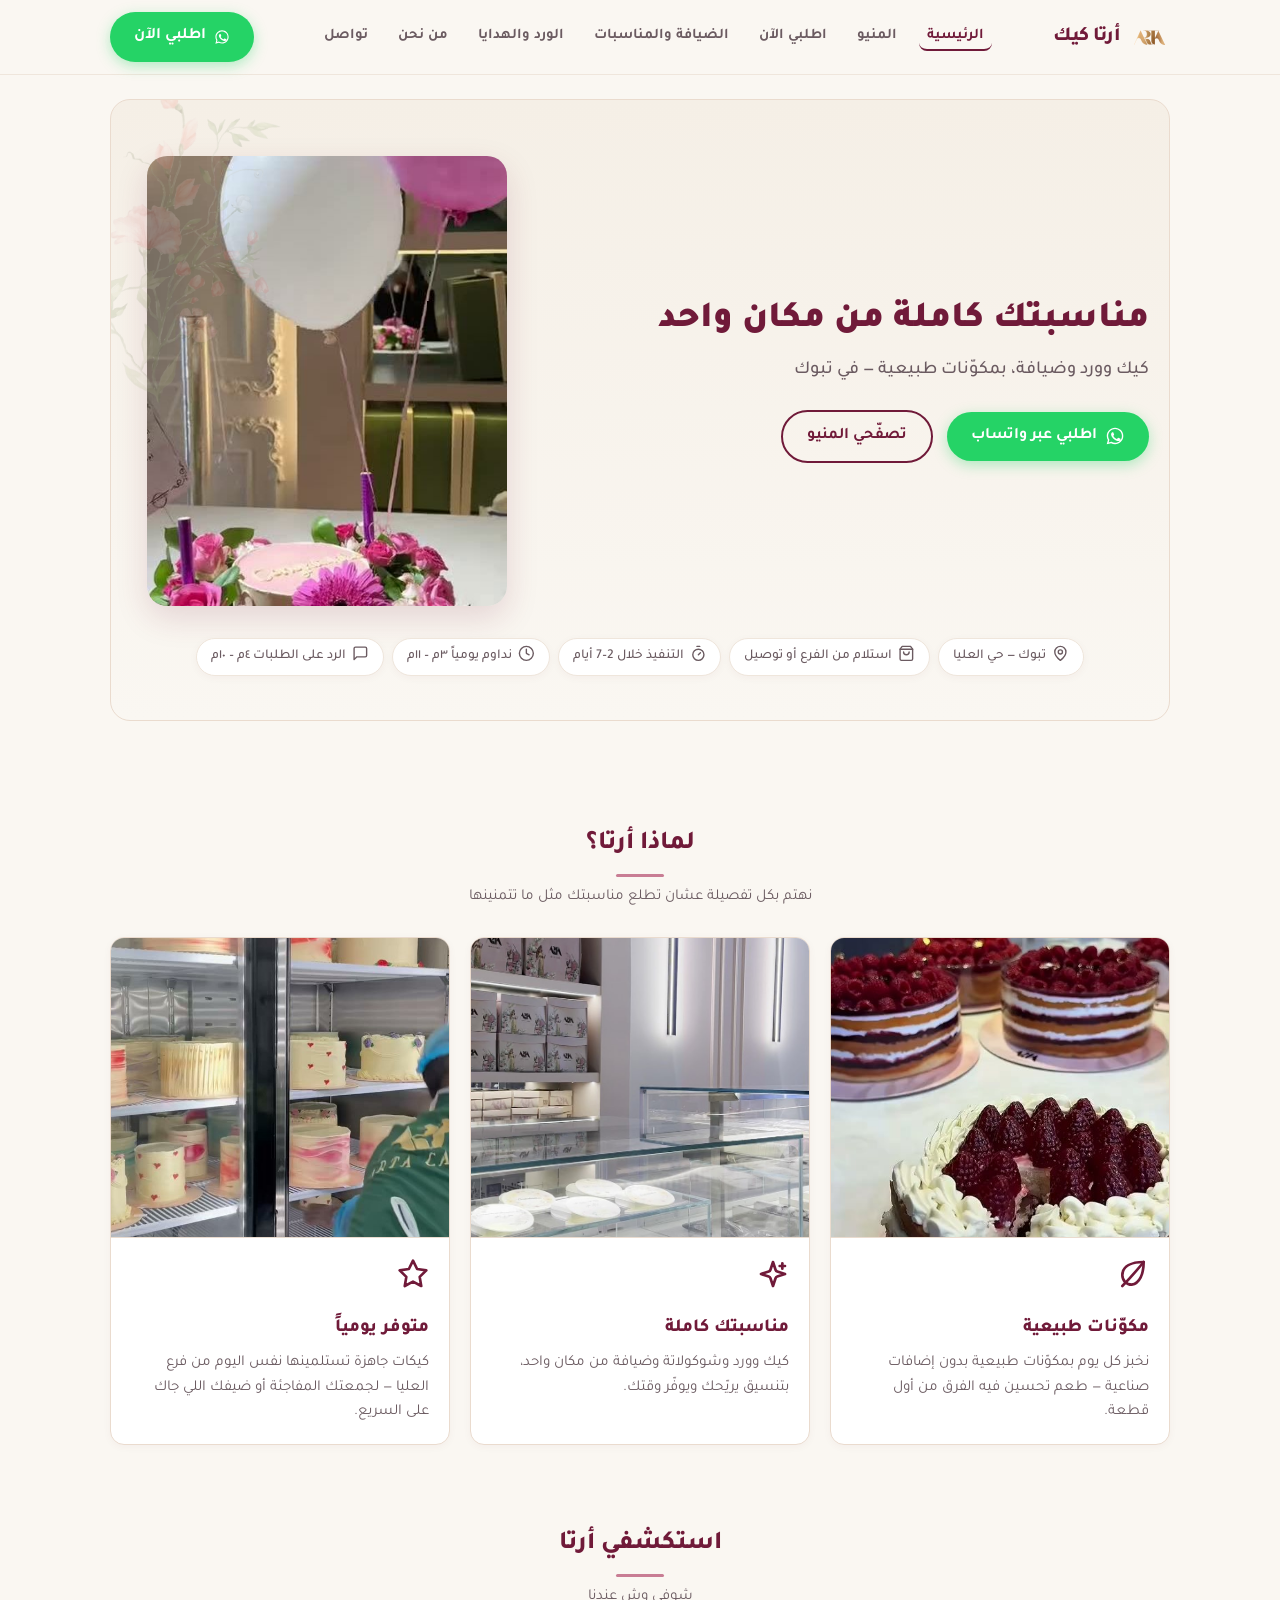
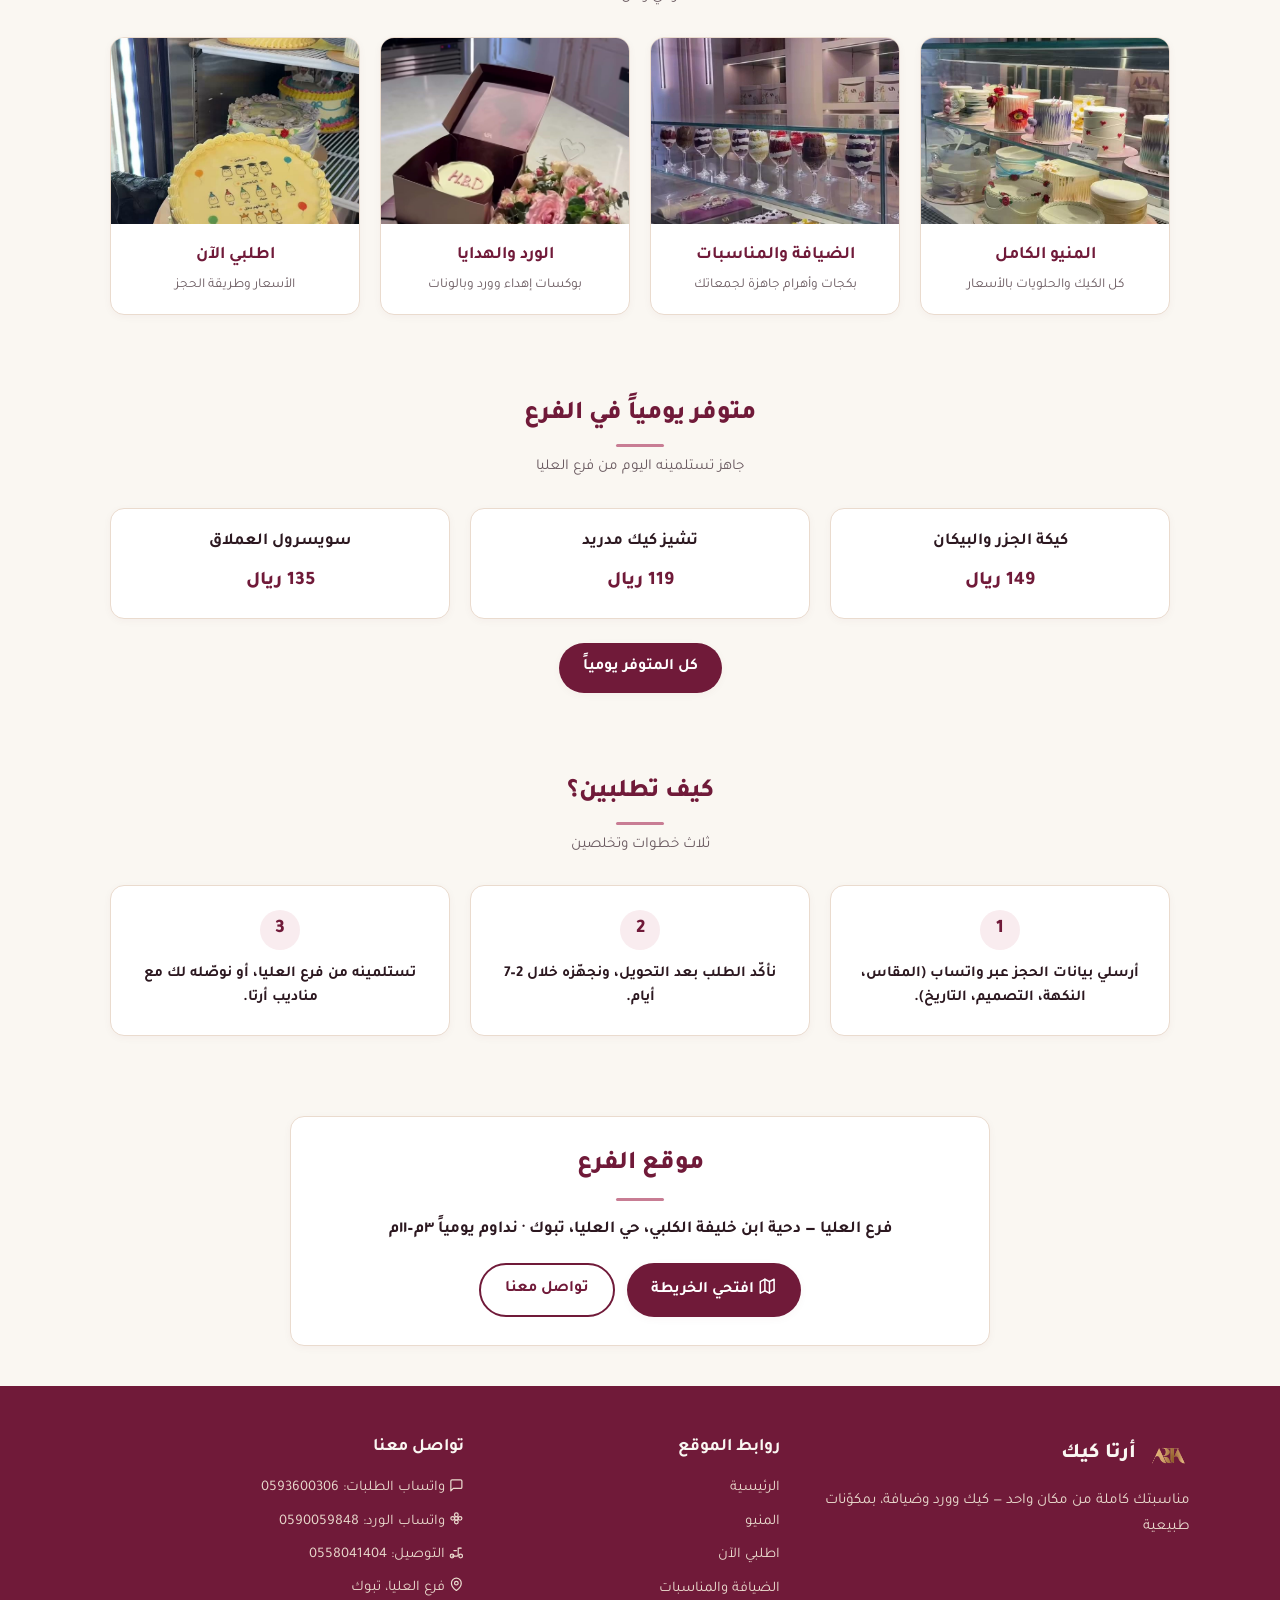
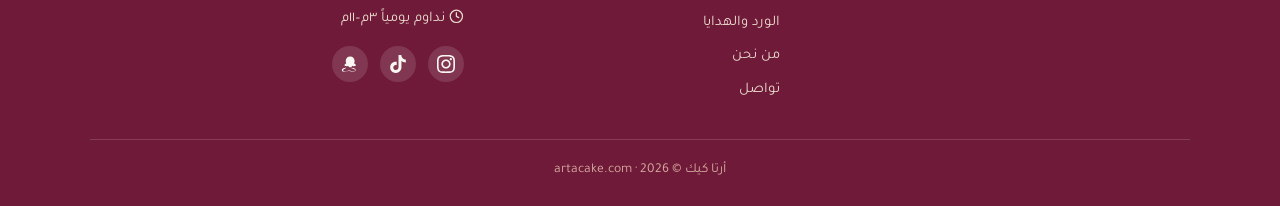
<file: index.html>
<!DOCTYPE html>
<html lang="ar" dir="rtl">
<head>
  <meta charset="UTF-8">
  <meta name="viewport" content="width=device-width, initial-scale=1.0">
  <title>أرتا كيك | كيك ومناسبات وورد في تبوك</title>
  <meta name="description" content="أرتا كيك في تبوك — كيك مناسبات وضيافة وتنسيق ورد بمكوّنات طبيعية، نخبز يومياً. اطلبي عبر واتساب واستلمي من فرع العليا أو نوصّل لك.">
  <link rel="icon" type="image/png" href="/assets/logo.png">

  <!-- Open Graph -->
  <meta property="og:title" content="أرتا كيك | كيك ومناسبات وورد في تبوك">
  <meta property="og:description" content="كيك مناسبات وضيافة وتنسيق ورد بمكوّنات طبيعية في تبوك — مناسبتك كاملة من مكان واحد.">
  <meta property="og:image" content="https://artacake.com/assets/logo.png">
  <meta property="og:url" content="https://artacake.com/">
  <meta property="og:type" content="website">

  <!-- TikTok Pixel Code Start -->
  <script>
  !function (w, d, t) {
    w.TiktokAnalyticsObject=t;var ttq=w[t]=w[t]||[];ttq.methods=["page","track","identify","instances","debug","on","off","once","ready","alias","group","enableCookie","disableCookie","holdConsent","revokeConsent","grantConsent"],ttq.setAndDefer=function(t,e){t[e]=function(){t.push([e].concat(Array.prototype.slice.call(arguments,0)))}};for(var i=0;i<ttq.methods.length;i++)ttq.setAndDefer(ttq,ttq.methods[i]);ttq.instance=function(t){for(
  var e=ttq._i[t]||[],n=0;n<ttq.methods.length;n++)ttq.setAndDefer(e,ttq.methods[n]);return e},ttq.load=function(e,n){var r="https://analytics.tiktok.com/i18n/pixel/events.js",o=n&&n.partner;ttq._i=ttq._i||{},ttq._i[e]=[],ttq._i[e]._u=r,ttq._t=ttq._t||{},ttq._t[e]=+new Date,ttq._o=ttq._o||{},ttq._o[e]=n||{};n=document.createElement("script")
  ;n.type="text/javascript",n.async=!0,n.src=r+"?sdkid="+e+"&lib="+t;e=document.getElementsByTagName("script")[0];e.parentNode.insertBefore(n,e)};
    ttq.load('DACS3TJC77UES974GK50');
    ttq.page();
  }(window, document, 'ttq');
  </script>
  <!-- TikTok Pixel Code End -->

  <!-- Google tag (gtag.js) -->
  <script async src="https://www.googletagmanager.com/gtag/js?id=AW-18423214890"></script>
  <script>
    window.dataLayer = window.dataLayer || [];
    function gtag(){dataLayer.push(arguments);}
    gtag('js', new Date());
    gtag('config', 'AW-18423214890');
    gtag('config', 'G-7SE7Q16HK9');
  </script>

  <link rel="preconnect" href="https://fonts.googleapis.com">
  <link rel="preconnect" href="https://fonts.gstatic.com" crossorigin>
  <link href="https://fonts.googleapis.com/css2?family=Tajawal:wght@400;500;700;800;900&display=swap" rel="stylesheet">
  <link rel="stylesheet" href="/assets/site.css">
</head>
<body>

  <!-- 1. الترويسة الموحّدة -->
  <header class="site-header">
    <div class="site-header-inner">
      <a href="/" class="site-brand">
        <img src="/assets/logo.png" alt="أرتا كيك" class="site-logo">
        <span class="site-brand-name">أرتا كيك</span>
      </a>

      <nav class="site-nav" aria-label="التنقّل الرئيسي">
        <ul class="site-nav-menu">
          <li><a href="/" class="site-nav-link">الرئيسية</a></li>
          <li><a href="/menu/" class="site-nav-link">المنيو</a></li>
          <li><a href="/order/" class="site-nav-link">اطلبي الآن</a></li>
          <li><a href="/events/" class="site-nav-link">الضيافة والمناسبات</a></li>
          <li><a href="/gifts/" class="site-nav-link">الورد والهدايا</a></li>
          <li><a href="/about/" class="site-nav-link">من نحن</a></li>
          <li><a href="/contact/" class="site-nav-link">تواصل</a></li>
        </ul>
      </nav>

      <div class="site-header-actions">
        <a href="https://wa.me/966593600306?text=%D9%85%D8%B1%D8%AD%D8%A8%D8%A7%D9%8B%20%D8%A3%D8%B1%D8%AA%D8%A7%20%D9%83%D9%8A%D9%83%20%F0%9F%8C%B8%20%D8%A8%D9%8A%D8%A7%D9%86%D8%A7%D8%AA%20%D8%A7%D9%84%D8%AD%D8%AC%D8%B2%3A%0A%D8%A7%D9%84%D9%85%D9%82%D8%A7%D8%B3%3A%0A%D8%A7%D9%84%D9%86%D9%83%D9%87%D8%A9%3A%0A%D8%A7%D9%84%D8%AA%D8%B5%D9%85%D9%8A%D9%85%3A%0A%D8%A7%D9%84%D9%83%D8%AA%D8%A7%D8%A8%D8%A9%3A%0A%D8%A7%D9%84%D9%8A%D9%88%D9%85%20%D9%88%D8%A7%D9%84%D8%AA%D8%A7%D8%B1%D9%8A%D8%AE%20%D9%88%D8%A7%D9%84%D9%88%D9%82%D8%AA%3A%0A%D8%A7%D8%B3%D8%AA%D9%84%D8%A7%D9%85%20%D8%A3%D9%88%20%D8%AA%D9%88%D8%B5%D9%8A%D9%84%3A%0A%D8%A7%D9%84%D8%A7%D8%B3%D9%85%3A%0A%D8%B1%D9%82%D9%85%20%D8%A7%D9%84%D8%AC%D9%88%D8%A7%D9%84%3A" class="site-header-wa btn-wa track-wa-click" target="_blank" rel="noopener noreferrer">
          <svg class="wa-icon" viewBox="0 0 24 24" aria-hidden="true">
            <path fill="currentColor" d="M12.04 2C6.58 2 2.13 6.45 2.13 11.91C2.13 13.66 2.59 15.36 3.45 16.86L2.05 22L7.3 20.62C8.75 21.41 10.38 21.83 12.04 21.83C17.5 21.83 21.95 17.38 21.95 11.92C21.95 9.27 20.92 6.78 19.05 4.91C17.18 3.03 14.69 2 12.04 2M12.05 3.67C14.25 3.67 16.31 4.53 17.87 6.09C19.42 7.65 20.28 9.72 20.28 11.92C20.28 16.46 16.58 20.15 12.04 20.15C10.56 20.15 9.11 19.76 7.85 19L7.55 18.83L4.43 19.65L5.26 16.61L5.06 16.29C4.24 15 3.8 13.47 3.8 11.91C3.81 7.37 7.5 3.67 12.05 3.67M9.05 7.42C8.86 7.42 8.56 7.49 8.3 7.78C8.04 8.07 7.31 8.76 7.31 10.17C7.31 11.58 8.34 12.94 8.48 13.13C8.63 13.32 10.45 16.12 13.24 17.32C13.9 17.61 14.42 17.78 14.82 17.91C15.48 18.12 16.09 18.09 16.56 18.02C17.09 17.94 18.18 17.36 18.41 16.71C18.64 16.07 18.64 15.52 18.57 15.4C18.5 15.29 18.31 15.22 18.03 15.08C17.74 14.94 16.34 14.25 16.08 14.15C15.82 14.06 15.63 14.01 15.44 14.3C15.25 14.59 14.71 15.22 14.55 15.4C14.39 15.59 14.23 15.61 13.94 15.47C13.66 15.33 12.74 15.03 11.64 14.05C10.79 13.29 10.21 12.35 10.05 12.07C9.88 11.78 10.03 11.63 10.18 11.49C10.31 11.36 10.46 11.16 10.61 10.99C10.75 10.82 10.8 10.69 10.89 10.51C10.99 10.32 10.94 10.16 10.87 10.02C10.8 9.88 10.23 8.48 10 7.92C9.77 7.37 9.54 7.45 9.37 7.44C9.21 7.43 9.05 7.42 9.05 7.42Z"/>
          </svg>
          <span>اطلبي الآن</span>
        </a>
        <button class="site-nav-toggle" aria-label="فتح القائمة" aria-expanded="false">
          <span class="nav-toggle-icon"><svg class="icon icon-nav" aria-hidden="true"><use href="/assets/icons.svg#i-menu"></use></svg></span>
        </button>
      </div>
    </div>
  </header>

  <!-- 2. قسم الهيرو (Hero) -->
  <section class="section" style="padding-top: 24px;">
    <div class="hero">
      <img src="/assets/flower.png" alt="" class="hero-flower-decor" aria-hidden="true">
      <div class="hero-content-grid">
        <div class="hero-text-col">
          <h1 class="hero-title">مناسبتك كاملة من مكان واحد</h1>
          <p class="hero-subtitle">كيك وورد وضيافة، بمكوّنات طبيعية — في تبوك</p>

          <div class="hero-buttons">
            <a href="https://wa.me/966593600306?text=%D9%85%D8%B1%D8%AD%D8%A8%D8%A7%D9%8B%20%D8%A3%D8%B1%D8%AA%D8%A7%20%D9%83%D9%8A%D9%83%20%F0%9F%8C%B8%20%D8%A8%D9%8A%D8%A7%D9%86%D8%A7%D8%AA%20%D8%A7%D9%84%D8%AD%D8%AC%D8%B2%3A%0A%D8%A7%D9%84%D9%85%D9%82%D8%A7%D8%B3%3A%0A%D8%A7%D9%84%D9%86%D9%83%D9%87%D8%A9%3A%0A%D8%A7%D9%84%D8%AA%D8%B5%D9%85%D9%8A%D9%85%3A%0A%D8%A7%D9%84%D9%83%D8%AA%D8%A7%D8%A8%D8%A9%3A%0A%D8%A7%D9%84%D9%8A%D9%88%D9%85%20%D9%88%D8%A7%D9%84%D8%AA%D8%A7%D8%B1%D9%8A%D8%AE%20%D9%88%D8%A7%D9%84%D9%88%D9%82%D8%AA%3A%0A%D8%A7%D8%B3%D8%AA%D9%84%D8%A7%D9%85%20%D8%A3%D9%88%20%D8%AA%D9%88%D8%B5%D9%8A%D9%84%3A%0A%D8%A7%D9%84%D8%A7%D8%B3%D9%85%3A%0A%D8%B1%D9%82%D9%85%20%D8%A7%D9%84%D8%AC%D9%88%D8%A7%D9%84%3A" class="btn-wa track-wa-click" target="_blank" rel="noopener noreferrer">
              <svg class="wa-icon" viewBox="0 0 24 24" aria-hidden="true">
                <path fill="currentColor" d="M12.04 2C6.58 2 2.13 6.45 2.13 11.91C2.13 13.66 2.59 15.36 3.45 16.86L2.05 22L7.3 20.62C8.75 21.41 10.38 21.83 12.04 21.83C17.5 21.83 21.95 17.38 21.95 11.92C21.95 9.27 20.92 6.78 19.05 4.91C17.18 3.03 14.69 2 12.04 2M12.05 3.67C14.25 3.67 16.31 4.53 17.87 6.09C19.42 7.65 20.28 9.72 20.28 11.92C20.28 16.46 16.58 20.15 12.04 20.15C10.56 20.15 9.11 19.76 7.85 19L7.55 18.83L4.43 19.65L5.26 16.61L5.06 16.29C4.24 15 3.8 13.47 3.8 11.91C3.81 7.37 7.5 3.67 12.05 3.67M9.05 7.42C8.86 7.42 8.56 7.49 8.3 7.78C8.04 8.07 7.31 8.76 7.31 10.17C7.31 11.58 8.34 12.94 8.48 13.13C8.63 13.32 10.45 16.12 13.24 17.32C13.9 17.61 14.42 17.78 14.82 17.91C15.48 18.12 16.09 18.09 16.56 18.02C17.09 17.94 18.18 17.36 18.41 16.71C18.64 16.07 18.64 15.52 18.57 15.4C18.5 15.29 18.31 15.22 18.03 15.08C17.74 14.94 16.34 14.25 16.08 14.15C15.82 14.06 15.63 14.01 15.44 14.3C15.25 14.59 14.71 15.22 14.55 15.4C14.39 15.59 14.23 15.61 13.94 15.47C13.66 15.33 12.74 15.03 11.64 14.05C10.79 13.29 10.21 12.35 10.05 12.07C9.88 11.78 10.03 11.63 10.18 11.49C10.31 11.36 10.46 11.16 10.61 10.99C10.75 10.82 10.8 10.69 10.89 10.51C10.99 10.32 10.94 10.16 10.87 10.02C10.8 9.88 10.23 8.48 10 7.92C9.77 7.37 9.54 7.45 9.37 7.44C9.21 7.43 9.05 7.42 9.05 7.42Z"/>
              </svg>
              <span>اطلبي عبر واتساب</span>
            </a>
            <a href="/menu/" class="btn-outline">تصفّحي المنيو</a>
          </div>
        </div>

        <div class="hero-media-col">
          <picture>
            <source media="(max-width: 768px)" srcset="/assets/photos/flower-cake-4x3.jpg">
            <img src="/assets/photos/flower-cake.jpg" alt="كيكة مناسبات مزيّنة بالورد من أرتا كيك" class="hero-image" width="600" height="750">
          </picture>
        </div>
      </div>

      <div class="quick-info-bar" aria-label="معلومات سريعة">
        <div class="info-chip">
          <span class="info-chip-icon"><svg class="icon icon-chip" aria-hidden="true"><use href="/assets/icons.svg#i-pin"></use></svg></span>
          <span>تبوك — حي العليا</span>
        </div>
        <div class="info-chip">
          <span class="info-chip-icon"><svg class="icon icon-chip" aria-hidden="true"><use href="/assets/icons.svg#i-bag"></use></svg></span>
          <span>استلام من الفرع أو توصيل</span>
        </div>
        <div class="info-chip">
          <span class="info-chip-icon"><svg class="icon icon-chip" aria-hidden="true"><use href="/assets/icons.svg#i-timer"></use></svg></span>
          <span>التنفيذ خلال 2–7 أيام</span>
        </div>
        <div class="info-chip">
          <span class="info-chip-icon"><svg class="icon icon-chip" aria-hidden="true"><use href="/assets/icons.svg#i-clock"></use></svg></span>
          <span>نداوم يومياً ٣م – ١١م</span>
        </div>
        <div class="info-chip">
          <span class="info-chip-icon"><svg class="icon icon-chip" aria-hidden="true"><use href="/assets/icons.svg#i-chat"></use></svg></span>
          <span>الرد على الطلبات ٤م – ١٠م</span>
        </div>
      </div>
    </div>
  </section>

  <!-- 3. قسم لماذا أرتا -->
  <section class="section">
    <div class="section-title-wrap">
      <h2 class="section-title">لماذا أرتا؟</h2>
      <div class="section-divider"></div>
      <p class="section-subtitle">نهتم بكل تفصيلة عشان تطلع مناسبتك مثل ما تتمنينها</p>
    </div>

    <div class="feature-grid">
      <div class="card card-with-photo">
        <img src="/assets/photos/cake-cut-4x3.jpg" alt="كيكة توت مقطوعة تُظهر الحشوة الطبيعية" class="card-photo" width="400" height="300" loading="lazy">
        <div class="card-content">
          <span class="card-icon" aria-hidden="true"><svg class="icon icon-card" aria-hidden="true"><use href="/assets/icons.svg#i-leaf"></use></svg></span>
          <h3 class="card-title">مكوّنات طبيعية</h3>
          <p class="card-desc">نخبز كل يوم بمكوّنات طبيعية بدون إضافات صناعية — طعم تحسين فيه الفرق من أول قطعة.</p>
        </div>
      </div>

      <div class="card card-with-photo">
        <img src="/assets/photos/interior-display-4x3.jpg" alt="أرفف وبوكسات العرض الداخلي في أرتا كيك" class="card-photo" width="400" height="300" loading="lazy">
        <div class="card-content">
          <span class="card-icon" aria-hidden="true"><svg class="icon icon-card" aria-hidden="true"><use href="/assets/icons.svg#i-sparkles"></use></svg></span>
          <h3 class="card-title">مناسبتك كاملة</h3>
          <p class="card-desc">كيك وورد وشوكولاتة وضيافة من مكان واحد، بتنسيق يريّحك ويوفّر وقتك.</p>
        </div>
      </div>

      <div class="card card-with-photo">
        <img src="/assets/photos/fridge-cakes-4x3.jpg" alt="ثلاجة عرض الكيكات اليومية الجاهزة" class="card-photo" width="400" height="300" loading="lazy">
        <div class="card-content">
          <span class="card-icon" aria-hidden="true"><svg class="icon icon-card" aria-hidden="true"><use href="/assets/icons.svg#i-star"></use></svg></span>
          <h3 class="card-title">متوفر يومياً</h3>
          <p class="card-desc">كيكات جاهزة تستلمينها نفس اليوم من فرع العليا — لجمعتك المفاجئة أو ضيفك اللي جاك على السريع.</p>
        </div>
      </div>
    </div>
  </section>

  <!-- 4. قسم استكشفي -->
  <section class="section">
    <div class="section-title-wrap">
      <h2 class="section-title">استكشفي أرتا</h2>
      <div class="section-divider"></div>
      <p class="section-subtitle">شوفي وش عندنا</p>
    </div>

    <div class="explore-grid">
      <a href="/menu/" class="explore-card">
        <div class="explore-thumb">
          <img src="/assets/photos/display-cakes-4x3.jpg" alt="فاترينة كيكات أرتا كيك" class="explore-photo" width="400" height="300" loading="lazy">
        </div>
        <div class="explore-body">
          <h3 class="explore-title">المنيو الكامل</h3>
          <p class="explore-sub">كل الكيك والحلويات بالأسعار</p>
        </div>
      </a>

      <a href="/events/" class="explore-card">
        <div class="explore-thumb">
          <img src="/assets/photos/interior-desserts-4x3.jpg" alt="أصناف الضيافة وكاسات الحلى" class="explore-photo" width="400" height="300" loading="lazy">
        </div>
        <div class="explore-body">
          <h3 class="explore-title">الضيافة والمناسبات</h3>
          <p class="explore-sub">بكجات وأهرام جاهزة لجمعاتك</p>
        </div>
      </a>

      <a href="/gifts/" class="explore-card">
        <div class="explore-thumb">
          <img src="/assets/photos/gift-box-4x3.jpg" alt="بوكس إهداء توتي بورد وكيكة" class="explore-photo" width="400" height="300" loading="lazy">
        </div>
        <div class="explore-body">
          <h3 class="explore-title">الورد والهدايا</h3>
          <p class="explore-sub">بوكسات إهداء وورد وبالونات</p>
        </div>
      </a>

      <a href="/order/" class="explore-card">
        <div class="explore-thumb">
          <img src="/assets/photos/custom-cake-4x3.jpg" alt="كيكة مخصصة للمناسبات" class="explore-photo" width="400" height="300" loading="lazy">
        </div>
        <div class="explore-body">
          <h3 class="explore-title">اطلبي الآن</h3>
          <p class="explore-sub">الأسعار وطريقة الحجز</p>
        </div>
      </a>
    </div>
  </section>

  <!-- 5. قسم متوفر يومياً -->
  <section class="section">
    <div class="section-title-wrap">
      <h2 class="section-title">متوفر يومياً في الفرع</h2>
      <div class="section-divider"></div>
      <p class="section-subtitle">جاهز تستلمينه اليوم من فرع العليا</p>
    </div>

    <div class="daily-highlight-grid">
      <div class="daily-item-card">
        <span class="daily-item-name">كيكة الجزر والبيكان</span>
        <span class="daily-item-price">149 ريال</span>
      </div>

      <div class="daily-item-card">
        <span class="daily-item-name">تشيز كيك مدريد</span>
        <span class="daily-item-price">119 ريال</span>
      </div>

      <div class="daily-item-card">
        <span class="daily-item-name">سويسرول العملاق</span>
        <span class="daily-item-price">135 ريال</span>
      </div>
    </div>

    <div style="text-align: center;">
      <a href="/order/#daily" class="btn-berry">كل المتوفر يومياً</a>
    </div>
  </section>

  <!-- 6. قسم كيف تطلبين؟ -->
  <section class="section">
    <div class="section-title-wrap">
      <h2 class="section-title">كيف تطلبين؟</h2>
      <div class="section-divider"></div>
      <p class="section-subtitle">ثلاث خطوات وتخلصين</p>
    </div>

    <div class="steps-grid">
      <div class="step-card">
        <div class="step-num">1</div>
        <p class="step-text">أرسلي بيانات الحجز عبر واتساب (المقاس، النكهة، التصميم، التاريخ).</p>
      </div>

      <div class="step-card">
        <div class="step-num">2</div>
        <p class="step-text">نأكّد الطلب بعد التحويل، ونجهّزه خلال 2–7 أيام.</p>
      </div>

      <div class="step-card">
        <div class="step-num">3</div>
        <p class="step-text">تستلمينه من فرع العليا، أو نوصّله لك مع مناديب أرتا.</p>
      </div>
    </div>
  </section>

  <!-- 7. قسم الموقع المختصر -->
  <section class="section">
    <div class="location-brief-card">
      <h2 class="section-title" style="margin-bottom: 12px;">موقع الفرع</h2>
      <div class="section-divider" style="margin-bottom: 16px;"></div>
      <p class="location-brief-text">فرع العليا — دحية ابن خليفة الكلبي، حي العليا، تبوك · نداوم يومياً ٣م–١١م</p>
      <div class="location-brief-actions">
        <a href="https://www.google.com/maps/search/?api=1&query=%D8%A3%D8%B1%D8%AA%D8%A7+%D9%83%D9%8A%D9%83+%D8%A7%D9%84%D8%B9%D9%84%D9%8A%D8%A7+%D8%AA%D8%A8%D9%88%D9%83" class="btn-berry" target="_blank" rel="noopener noreferrer">
          <span><svg class="icon icon-btn" aria-hidden="true"><use href="/assets/icons.svg#i-map"></use></svg> افتحي الخريطة</span>
        </a>
        <a href="/contact/" class="btn-outline">تواصل معنا</a>
      </div>
    </div>
  </section>

  <!-- 8. التذييل الموحّد -->
  <footer class="site-footer">
    <div class="site-footer-inner">
      <div class="footer-col footer-col-brand">
        <div class="footer-brand">
          <img src="/assets/logo.png" alt="أرتا كيك" class="footer-logo">
          <span class="footer-brand-name">أرتا كيك</span>
        </div>
        <p class="footer-tagline">مناسبتك كاملة من مكان واحد — كيك وورد وضيافة، بمكوّنات طبيعية</p>
      </div>

      <div class="footer-col footer-col-links">
        <h3 class="footer-heading">روابط الموقع</h3>
        <ul class="footer-nav">
          <li><a href="/">الرئيسية</a></li>
          <li><a href="/menu/">المنيو</a></li>
          <li><a href="/order/">اطلبي الآن</a></li>
          <li><a href="/events/">الضيافة والمناسبات</a></li>
          <li><a href="/gifts/">الورد والهدايا</a></li>
          <li><a href="/about/">من نحن</a></li>
          <li><a href="/contact/">تواصل</a></li>
        </ul>
      </div>

      <div class="footer-col footer-col-contact">
        <h3 class="footer-heading">تواصل معنا</h3>
        <ul class="footer-contact-list">
          <li>
            <a href="https://wa.me/966593600306" class="footer-contact-link track-wa-click" target="_blank" rel="noopener noreferrer">
              <span><svg class="icon" aria-hidden="true"><use href="/assets/icons.svg#i-chat"></use></svg> واتساب الطلبات: 0593600306</span>
            </a>
          </li>
          <li>
            <a href="https://wa.me/966590059848" class="footer-contact-link track-wa-click" target="_blank" rel="noopener noreferrer">
              <span><svg class="icon" aria-hidden="true"><use href="/assets/icons.svg#i-flower"></use></svg> واتساب الورد: 0590059848</span>
            </a>
          </li>
          <li>
            <a href="tel:0558041404" class="footer-contact-link">
              <span><svg class="icon" aria-hidden="true"><use href="/assets/icons.svg#i-scooter"></use></svg> التوصيل: 0558041404</span>
            </a>
          </li>
          <li class="footer-info-text"><svg class="icon" aria-hidden="true"><use href="/assets/icons.svg#i-pin"></use></svg> فرع العليا، تبوك</li>
          <li class="footer-info-text"><svg class="icon" aria-hidden="true"><use href="/assets/icons.svg#i-clock"></use></svg> نداوم يومياً ٣م–١١م</li>
        </ul>

        <div class="footer-socials">
          <a href="https://www.instagram.com/Arta__Cake" class="social-icon" target="_blank" rel="noopener noreferrer" aria-label="إنستقرام">
            <svg viewBox="0 0 24 24" aria-hidden="true"><path fill="currentColor" d="M12 2.163c3.204 0 3.584.012 4.85.07 3.252.148 4.771 1.691 4.919 4.919.058 1.265.069 1.645.069 4.849 0 3.205-.012 3.584-.069 4.849-.149 3.225-1.664 4.771-4.919 4.919-1.266.058-1.644.07-4.85.07-3.204 0-3.584-.012-4.849-.07-3.26-.149-4.771-1.699-4.919-4.92-.058-1.265-.07-1.644-.07-4.849 0-3.204.013-3.583.07-4.849.149-3.227 1.664-4.771 4.919-4.919 1.266-.057 1.645-.069 4.849-.069zm0-2.163c-3.259 0-3.667.014-4.947.072-4.358.2-6.78 2.618-6.98 6.98-.059 1.281-.073 1.689-.073 4.948 0 3.259.014 3.668.072 4.948.2 4.358 2.618 6.78 6.98 6.98 1.281.058 1.689.072 4.948.072 3.259 0 3.668-.014 4.948-.072 4.354-.2 6.782-2.618 6.979-6.98.059-1.28.073-1.689.073-4.948 0-3.259-.014-3.667-.072-4.947-.196-4.354-2.617-6.78-6.979-6.98-1.281-.059-1.69-.073-4.949-.073zm0 5.838c-3.403 0-6.162 2.759-6.162 6.162s2.759 6.163 6.162 6.163 6.162-2.759 6.162-6.163c0-3.403-2.759-6.162-6.162-6.162zm0 10.162c-2.209 0-4-1.79-4-4 0-2.209 1.791-4 4-4s4 1.791 4 4c0 2.21-1.791 4-4 4zm6.406-11.845c-.796 0-1.441.645-1.441 1.44s.645 1.44 1.441 1.44c.795 0 1.439-.645 1.439-1.44s-.644-1.44-1.439-1.44z"/></svg>
          </a>
          <a href="https://www.tiktok.com/@arta__cake" class="social-icon" target="_blank" rel="noopener noreferrer" aria-label="تيك توك">
            <svg viewBox="0 0 24 24" aria-hidden="true"><path fill="currentColor" d="M12.525.02c1.31-.02 2.61-.01 3.91-.02.08 1.53.63 3.09 1.75 4.17 1.12 1.11 2.7 1.62 4.24 1.79v4.03c-1.44-.05-2.89-.35-4.2-.97-.57-.26-1.1-.59-1.62-.93-.01 2.92.01 5.84-.02 8.75-.08 1.4-.54 2.79-1.35 3.94-1.31 1.92-3.58 3.17-5.91 3.21-1.43.08-2.86-.31-4.08-1.03-2.02-1.19-3.44-3.37-3.65-5.71-.02-.5-.03-1-.01-1.49.18-1.9 1.12-3.72 2.58-4.96 1.66-1.44 3.98-2.13 6.15-1.72.02 1.48-.04 2.96-.04 4.44-.99-.32-2.15-.23-3.02.37-.63.41-1.11 1.04-1.36 1.75-.21.51-.24 1.07-.14 1.61.24 1.64 1.82 2.89 3.5 2.76 1.44-.03 2.73-.97 3.16-2.35.21-.59.27-1.22.27-1.85V.02h-.03z"/></svg>
          </a>
          <a href="https://www.snapchat.com/add/Artacake" class="social-icon" target="_blank" rel="noopener noreferrer" aria-label="سناب شات">
            <svg viewBox="0 0 24 24" aria-hidden="true"><path fill="currentColor" d="M12.21 2c-3.5 0-5.89 2.65-5.89 5.92 0 .84.22 2.07.51 2.86.11.29.07.48-.18.65-.51.35-1.06.73-1.58 1.16-.34.28-.49.6-.45 1.02.05.61.5 1 1.07 1.13 1.13.26 2.21.15 3.32-.22.29-.1.46-.03.58.25.51 1.21 1.35 1.67 2.64 1.67 1.29 0 2.13-.46 2.64-1.67.12-.28.29-.35.58-.25 1.11.37 2.19.48 3.32.22.57-.13 1.02-.52 1.07-1.13.04-.42-.11-.74-.45-1.02-.52-.43-1.07-.81-1.58-1.16-.25-.17-.29-.36-.18-.65.29-.79.51-2.02.51-2.86C18.1 4.65 15.71 2 12.21 2zM5.72 18.23c-.74.23-1.44.5-1.99.9-.6.44-.87 1.05-.73 1.76.15.73.75 1.15 1.62 1.15 1.25 0 2.44-.44 3.65-.83.84-.27 1.67-.41 2.52-.41.85 0 1.68.14 2.52.41 1.21.39 2.4.83 3.65.83.87 0 1.47-.42 1.62-1.15.14-.71-.13-1.32-.73-1.76-.55-.4-1.25-.67-1.99-.9-.53-.16-1.06-.3-1.6-.42-.34-.08-.54-.27-.46-.61.08-.31.3-.43.61-.36.77.17 1.54.38 2.29.61.91.29 1.74.68 2.32 1.37.68.8.7 1.77.06 2.6-.67.86-1.69 1.23-2.78 1.23-1.37 0-2.67-.47-3.97-.89-.67-.22-1.36-.33-2.04-.33-.68 0-1.37.11-2.04.33-1.3.42-2.6.89-3.97.89-1.09 0-2.11-.37-2.78-1.23-.64-.83-.62-1.8.06-2.6.58-.69 1.41-1.08 2.32-1.37.75-.23 1.52-.44 2.29-.61.31-.07.53.05.61.36.08.34-.12.53-.46.61-.54.12-1.07.26-1.6.42z"/></svg>
          </a>
        </div>
      </div>
    </div>

    <div class="footer-bottom">
      <p>أرتا كيك © 2026 · artacake.com</p>
    </div>
  </footer>

  <!-- 9. شريط سفلي لاصق للجوال -->
  <aside class="sticky-bar" aria-label="طلب سريع">
    <div class="sticky-bar-inner">
      <a href="https://wa.me/966593600306?text=%D9%85%D8%B1%D8%AD%D8%A8%D8%A7%D9%8B%20%D8%A3%D8%B1%D8%AA%D8%A7%20%D9%83%D9%8A%D9%83%20%F0%9F%8C%B8%20%D8%A8%D9%8A%D8%A7%D9%86%D8%A7%D8%AA%20%D8%A7%D9%84%D8%AD%D8%AC%D8%B2%3A%0A%D8%A7%D9%84%D9%85%D9%82%D8%A7%D8%B3%3A%0A%D8%A7%D9%84%D9%86%D9%83%D9%87%D8%A9%3A%0A%D8%A7%D9%84%D8%AA%D8%B5%D9%85%D9%8A%D9%85%3A%0A%D8%A7%D9%84%D9%83%D8%AA%D8%A7%D8%A8%D8%A9%3A%0A%D8%A7%D9%84%D9%8A%D9%88%D9%85%20%D9%88%D8%A7%D9%84%D8%AA%D8%A7%D8%B1%D9%8A%D8%AE%20%D9%88%D8%A7%D9%84%D9%88%D9%82%D8%AA%3A%0A%D8%A7%D8%B3%D8%AA%D9%84%D8%A7%D9%85%20%D8%A3%D9%88%20%D8%AA%D9%88%D8%B5%D9%8A%D9%84%3A%0A%D8%A7%D9%84%D8%A7%D8%B3%D9%85%3A%0A%D8%B1%D9%82%D9%85%20%D8%A7%D9%84%D8%AC%D9%88%D8%A7%D9%84%3A" class="wa-sticky-btn track-wa-click" target="_blank" rel="noopener noreferrer">
        <svg class="wa-icon" viewBox="0 0 24 24" aria-hidden="true">
          <path d="M12.04 2C6.58 2 2.13 6.45 2.13 11.91C2.13 13.66 2.59 15.36 3.45 16.86L2.05 22L7.3 20.62C8.75 21.41 10.38 21.83 12.04 21.83C17.5 21.83 21.95 17.38 21.95 11.92C21.95 9.27 20.92 6.78 19.05 4.91C17.18 3.03 14.69 2 12.04 2M12.05 3.67C14.25 3.67 16.31 4.53 17.87 6.09C19.42 7.65 20.28 9.72 20.28 11.92C20.28 16.46 16.58 20.15 12.04 20.15C10.56 20.15 9.11 19.76 7.85 19L7.55 18.83L4.43 19.65L5.26 16.61L5.06 16.29C4.24 15 3.8 13.47 3.8 11.91C3.81 7.37 7.5 3.67 12.05 3.67M9.05 7.42C8.86 7.42 8.56 7.49 8.3 7.78C8.04 8.07 7.31 8.76 7.31 10.17C7.31 11.58 8.34 12.94 8.48 13.13C8.63 13.32 10.45 16.12 13.24 17.32C13.9 17.61 14.42 17.78 14.82 17.91C15.48 18.12 16.09 18.09 16.56 18.02C17.09 17.94 18.18 17.36 18.41 16.71C18.64 16.07 18.64 15.52 18.57 15.4C18.5 15.29 18.31 15.22 18.03 15.08C17.74 14.94 16.34 14.25 16.08 14.15C15.82 14.06 15.63 14.01 15.44 14.3C15.25 14.59 14.71 15.22 14.55 15.4C14.39 15.59 14.23 15.61 13.94 15.47C13.66 15.33 12.74 15.03 11.64 14.05C10.79 13.29 10.21 12.35 10.05 12.07C9.88 11.78 10.03 11.63 10.18 11.49C10.31 11.36 10.46 11.16 10.61 10.99C10.75 10.82 10.8 10.69 10.89 10.51C10.99 10.32 10.94 10.16 10.87 10.02C10.8 9.88 10.23 8.48 10 7.92C9.77 7.37 9.54 7.45 9.37 7.44C9.21 7.43 9.05 7.42 9.05 7.42Z"/>
        </svg>
        <span>اطلبي عبر واتساب</span>
      </a>
    </div>
  </aside>

  <!-- سكربت الموقع المشترك -->
  <script src="/assets/site.js"></script>
</body>
</html>
</file>
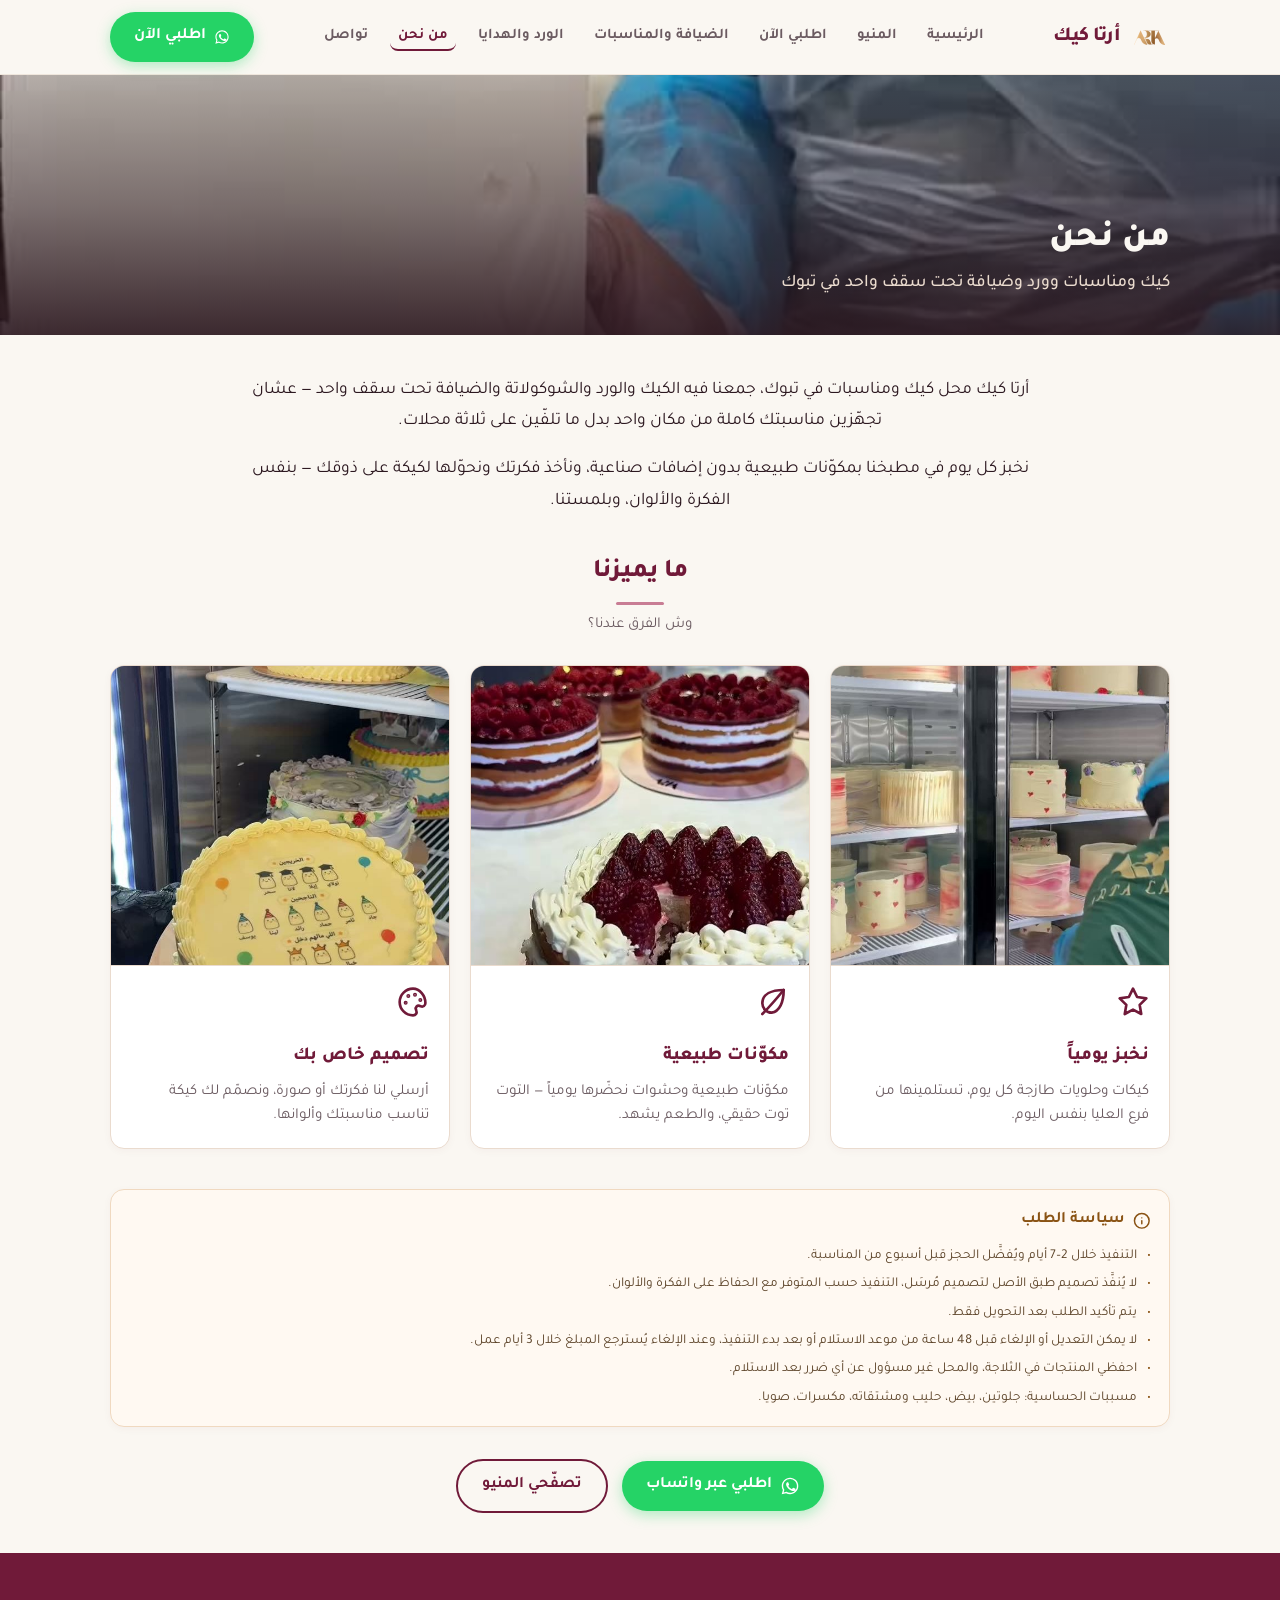
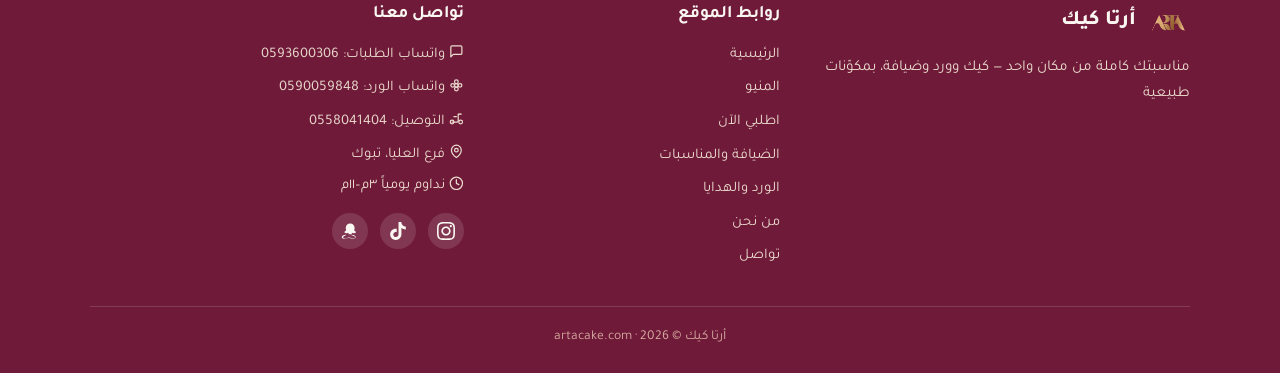
<file: about/index.html>
<!DOCTYPE html>
<html lang="ar" dir="rtl">
<head>
  <meta charset="UTF-8">
  <meta name="viewport" content="width=device-width, initial-scale=1.0">
  <title>من نحن | أرتا كيك</title>
  <meta name="description" content="قصة أرتا كيك في تبوك — كيك ومناسبات وورد وضيافة تحت سقف واحد، نخبز كل يوم ونصمّم كيكتك على ذوقك.">
  <link rel="icon" type="image/png" href="/assets/logo.png">

  <!-- Open Graph -->
  <meta property="og:title" content="من نحن | أرتا كيك">
  <meta property="og:description" content="قصة أرتا كيك في تبوك — كيك ومناسبات وورد وضيافة تحت سقف واحد في تبوك.">
  <meta property="og:image" content="https://artacake.com/assets/photos/decorating.jpg">
  <meta property="og:url" content="https://artacake.com/about/">
  <meta property="og:type" content="website">

  <!-- TikTok Pixel Code Start -->
  <script>
  !function (w, d, t) {
    w.TiktokAnalyticsObject=t;var ttq=w[t]=w[t]||[];ttq.methods=["page","track","identify","instances","debug","on","off","once","ready","alias","group","enableCookie","disableCookie","holdConsent","revokeConsent","grantConsent"],ttq.setAndDefer=function(t,e){t[e]=function(){t.push([e].concat(Array.prototype.slice.call(arguments,0)))}};for(var i=0;i<ttq.methods.length;i++)ttq.setAndDefer(ttq,ttq.methods[i]);ttq.instance=function(t){for(
    var e=ttq._i[t]||[],n=0;n<ttq.methods.length;n++)ttq.setAndDefer(e,ttq.methods[n]);return e},ttq.load=function(e,n){var r="https://analytics.tiktok.com/i18n/pixel/events.js",o=n&&n.partner;ttq._i=ttq._i||{},ttq._i[e]=[],ttq._i[e]._u=r,ttq._t=ttq._t||{},ttq._t[e]=+new Date,ttq._o=ttq._o||{},ttq._o[e]=n||{};n=document.createElement("script")
    ;n.type="text/javascript",n.async=!0,n.src=r+"?sdkid="+e+"&lib="+t;e=document.getElementsByTagName("script")[0];e.parentNode.insertBefore(n,e)};
    ttq.load('DACS3TJC77UES974GK50');
    ttq.page();
  }(window, document, 'ttq');
  </script>
  <!-- TikTok Pixel Code End -->

  <!-- Google tag (gtag.js) -->
  <script async src="https://www.googletagmanager.com/gtag/js?id=AW-18423214890"></script>
  <script>
    window.dataLayer = window.dataLayer || [];
    function gtag(){dataLayer.push(arguments);}
    gtag('js', new Date());
    gtag('config', 'AW-18423214890');
    gtag('config', 'G-7SE7Q16HK9');
  </script>

  <link rel="preconnect" href="https://fonts.googleapis.com">
  <link rel="preconnect" href="https://fonts.gstatic.com" crossorigin>
  <link href="https://fonts.googleapis.com/css2?family=Tajawal:wght@400;500;700;800;900&display=swap" rel="stylesheet">
  <link rel="stylesheet" href="/assets/site.css">
</head>
<body>

  <!-- الترويسة الموحّدة -->
  <header class="site-header">
    <div class="site-header-inner">
      <a href="/" class="site-brand">
        <img src="/assets/logo.png" alt="أرتا كيك" class="site-logo">
        <span class="site-brand-name">أرتا كيك</span>
      </a>

      <nav class="site-nav" aria-label="التنقّل الرئيسي">
        <ul class="site-nav-menu">
          <li><a href="/" class="site-nav-link">الرئيسية</a></li>
          <li><a href="/menu/" class="site-nav-link">المنيو</a></li>
          <li><a href="/order/" class="site-nav-link">اطلبي الآن</a></li>
          <li><a href="/events/" class="site-nav-link">الضيافة والمناسبات</a></li>
          <li><a href="/gifts/" class="site-nav-link">الورد والهدايا</a></li>
          <li><a href="/about/" class="site-nav-link">من نحن</a></li>
          <li><a href="/contact/" class="site-nav-link">تواصل</a></li>
        </ul>
      </nav>

      <div class="site-header-actions">
        <a href="https://wa.me/966593600306?text=%D9%85%D8%B1%D8%AD%D8%A8%D8%A7%D9%8B%20%D8%A3%D8%B1%D8%AA%D8%A7%20%D9%83%D9%8A%D9%83%20%F0%9F%8C%B8%20%D8%A8%D9%8A%D8%A7%D9%86%D8%A7%D8%AA%20%D8%A7%D9%84%D8%AD%D8%AC%D8%B2%3A%0A%D8%A7%D9%84%D9%85%D9%82%D8%A7%D8%B3%3A%0A%D8%A7%D9%84%D9%86%D9%83%D9%87%D8%A9%3A%0A%D8%A7%D9%84%D8%AA%D8%B5%D9%85%D9%8A%D9%85%3A%0A%D8%A7%D9%84%D9%83%D8%AA%D8%A7%D8%A8%D8%A9%3A%0A%D8%A7%D9%84%D9%8A%D9%88%D9%85%20%D9%88%D8%A7%D9%84%D8%AA%D8%A7%D8%B1%D9%8A%D8%AE%20%D9%88%D8%A7%D9%84%D9%88%D9%82%D8%AA%3A%0A%D8%A7%D8%B3%D8%AA%D9%84%D8%A7%D9%85%20%D8%A3%D9%88%20%D8%AA%D9%88%D8%B5%D9%8A%D9%84%3A%0A%D8%A7%D9%84%D8%A7%D8%B3%D9%85%3A%0A%D8%B1%D9%82%D9%85%20%D8%A7%D9%84%D8%AC%D9%88%D8%A7%D9%84%3A" class="site-header-wa btn-wa track-wa-click" target="_blank" rel="noopener noreferrer">
          <svg class="wa-icon" viewBox="0 0 24 24" aria-hidden="true">
            <path fill="currentColor" d="M12.04 2C6.58 2 2.13 6.45 2.13 11.91C2.13 13.66 2.59 15.36 3.45 16.86L2.05 22L7.3 20.62C8.75 21.41 10.38 21.83 12.04 21.83C17.5 21.83 21.95 17.38 21.95 11.92C21.95 9.27 20.92 6.78 19.05 4.91C17.18 3.03 14.69 2 12.04 2M12.05 3.67C14.25 3.67 16.31 4.53 17.87 6.09C19.42 7.65 20.28 9.72 20.28 11.92C20.28 16.46 16.58 20.15 12.04 20.15C10.56 20.15 9.11 19.76 7.85 19L7.55 18.83L4.43 19.65L5.26 16.61L5.06 16.29C4.24 15 3.8 13.47 3.8 11.91C3.81 7.37 7.5 3.67 12.05 3.67M9.05 7.42C8.86 7.42 8.56 7.49 8.3 7.78C8.04 8.07 7.31 8.76 7.31 10.17C7.31 11.58 8.34 12.94 8.48 13.13C8.63 13.32 10.45 16.12 13.24 17.32C13.9 17.61 14.42 17.78 14.82 17.91C15.48 18.12 16.09 18.09 16.56 18.02C17.09 17.94 18.18 17.36 18.41 16.71C18.64 16.07 18.64 15.52 18.57 15.4C18.5 15.29 18.31 15.22 18.03 15.08C17.74 14.94 16.34 14.25 16.08 14.15C15.82 14.06 15.63 14.01 15.44 14.3C15.25 14.59 14.71 15.22 14.55 15.4C14.39 15.59 14.23 15.61 13.94 15.47C13.66 15.33 12.74 15.03 11.64 14.05C10.79 13.29 10.21 12.35 10.05 12.07C9.88 11.78 10.03 11.63 10.18 11.49C10.31 11.36 10.46 11.16 10.61 10.99C10.75 10.82 10.8 10.69 10.89 10.51C10.99 10.32 10.94 10.16 10.87 10.02C10.8 9.88 10.23 8.48 10 7.92C9.77 7.37 9.54 7.45 9.37 7.44C9.21 7.43 9.05 7.42 9.05 7.42Z"/>
          </svg>
          <span>اطلبي الآن</span>
        </a>
        <button class="site-nav-toggle" aria-label="فتح القائمة" aria-expanded="false">
          <span class="nav-toggle-icon"><svg class="icon icon-nav" aria-hidden="true"><use href="/assets/icons.svg#i-menu"></use></svg></span>
        </button>
      </div>
    </div>
  </header>

  <!-- Page Hero -->
  <div class="page-hero">
    <img src="/assets/photos/decorating.jpg" alt="تزيين كيك المناسبات في أرتا كيك" class="page-hero-bg" width="1200" height="500">
    <div class="page-hero-overlay"></div>
    <div class="page-hero-content">
      <h1 class="page-hero-title">من نحن</h1>
      <p class="page-hero-subtitle">كيك ومناسبات وورد وضيافة تحت سقف واحد في تبوك</p>
    </div>
  </div>

  <!-- محتوى الصفحة -->
  <main>
    <section class="section">
      <div class="about-story">
        <p class="about-story-p">أرتا كيك محل كيك ومناسبات في تبوك، جمعنا فيه الكيك والورد والشوكولاتة والضيافة تحت سقف واحد — عشان تجهّزين مناسبتك كاملة من مكان واحد بدل ما تلفّين على ثلاثة محلات.</p>
        <p class="about-story-p">نخبز كل يوم في مطبخنا بمكوّنات طبيعية بدون إضافات صناعية، ونأخذ فكرتك ونحوّلها لكيكة على ذوقك — بنفس الفكرة والألوان، وبلمستنا.</p>
      </div>

      <div class="section-title-wrap">
        <h2 class="section-title">ما يميزنا</h2>
        <div class="section-divider"></div>
        <p class="section-subtitle">وش الفرق عندنا؟</p>
      </div>

      <div class="feature-grid">
        <div class="card card-with-photo">
          <img src="/assets/photos/fridge-cakes-4x3.jpg" alt="كيكات طازجة يومية في ثلاجة العرض" class="card-photo" width="400" height="300" loading="lazy">
          <div class="card-content">
            <span class="card-icon" aria-hidden="true"><svg class="icon icon-card" aria-hidden="true"><use href="/assets/icons.svg#i-star"></use></svg></span>
            <h3 class="card-title">نخبز يومياً</h3>
            <p class="card-desc">كيكات وحلويات طازجة كل يوم، تستلمينها من فرع العليا بنفس اليوم.</p>
          </div>
        </div>

        <div class="card card-with-photo">
          <img src="/assets/photos/cake-cut-4x3.jpg" alt="كيكة توت تظهر المكونات الطبيعية والحشوة الطازجة" class="card-photo" width="400" height="300" loading="lazy">
          <div class="card-content">
            <span class="card-icon" aria-hidden="true"><svg class="icon icon-card" aria-hidden="true"><use href="/assets/icons.svg#i-leaf"></use></svg></span>
            <h3 class="card-title">مكوّنات طبيعية</h3>
            <p class="card-desc">مكوّنات طبيعية وحشوات نحضّرها يومياً — التوت توت حقيقي، والطعم يشهد.</p>
          </div>
        </div>

        <div class="card card-with-photo">
          <img src="/assets/photos/custom-cake-4x3.jpg" alt="تصميم كيك خاص حسب رغبة العميلة" class="card-photo" width="400" height="300" loading="lazy">
          <div class="card-content">
            <span class="card-icon" aria-hidden="true"><svg class="icon icon-card" aria-hidden="true"><use href="/assets/icons.svg#i-palette"></use></svg></span>
            <h3 class="card-title">تصميم خاص بك</h3>
            <p class="card-desc">أرسلي لنا فكرتك أو صورة، ونصمّم لك كيكة تناسب مناسبتك وألوانها.</p>
          </div>
        </div>
      </div>
    </section>

    <!-- قسم سياسة الطلب -->
    <section class="section" style="padding-top: 0;">
      <div class="notice-card" aria-label="سياسة الطلب">
        <div class="notice-header">
          <svg class="icon" style="font-size: 1.1rem;" aria-hidden="true"><use href="/assets/icons.svg#i-info"></use></svg>
          <h2 class="notice-title">سياسة الطلب</h2>
        </div>
        <ul class="notice-list">
          <li class="notice-item">التنفيذ خلال 2–7 أيام ويُفضَّل الحجز قبل أسبوع من المناسبة.</li>
          <li class="notice-item">لا يُنفَّذ تصميم طبق الأصل لتصميم مُرسَل، التنفيذ حسب المتوفر مع الحفاظ على الفكرة والألوان.</li>
          <li class="notice-item">يتم تأكيد الطلب بعد التحويل فقط.</li>
          <li class="notice-item">لا يمكن التعديل أو الإلغاء قبل 48 ساعة من موعد الاستلام أو بعد بدء التنفيذ، وعند الإلغاء يُسترجع المبلغ خلال 3 أيام عمل.</li>
          <li class="notice-item">احفظي المنتجات في الثلاجة، والمحل غير مسؤول عن أي ضرر بعد الاستلام.</li>
          <li class="notice-item">مسببات الحساسية: جلوتين، بيض، حليب ومشتقاته، مكسرات، صويا.</li>
        </ul>
      </div>

      <div class="center-cta-wrap">
        <a href="https://wa.me/966593600306?text=%D9%85%D8%B1%D8%AD%D8%A8%D8%A7%D9%8B%20%D8%A3%D8%B1%D8%AA%D8%A7%20%D9%83%D9%8A%D9%83%20%F0%9F%8C%B8%20%D8%A8%D9%8A%D8%A7%D9%86%D8%A7%D8%AA%20%D8%A7%D9%84%D8%AD%D8%AC%D8%B2%3A%0A%D8%A7%D9%84%D9%85%D9%82%D8%A7%D8%B3%3A%0A%D8%A7%D9%84%D9%86%D9%83%D9%87%D8%A9%3A%0A%D8%A7%D9%84%D8%AA%D8%B5%D9%85%D9%8A%D9%85%3A%0A%D8%A7%D9%84%D9%83%D8%AA%D8%A7%D8%A8%D8%A9%3A%0A%D8%A7%D9%84%D9%8A%D9%88%D9%85%20%D9%88%D8%A7%D9%84%D8%AA%D8%A7%D8%B1%D9%8A%D8%AE%20%D9%88%D8%A7%D9%84%D9%88%D9%82%D8%AA%3A%0A%D8%A7%D8%B3%D8%AA%D9%84%D8%A7%D9%85%20%D8%A3%D9%88%20%D8%AA%D9%88%D8%B5%D9%8A%D9%84%3A%0A%D8%A7%D9%84%D8%A7%D8%B3%D9%85%3A%0A%D8%B1%D9%82%D9%85%20%D8%A7%D9%84%D8%AC%D9%88%D8%A7%D9%84%3A" class="btn-wa track-wa-click" target="_blank" rel="noopener noreferrer">
          <svg class="wa-icon" viewBox="0 0 24 24" aria-hidden="true">
            <path fill="currentColor" d="M12.04 2C6.58 2 2.13 6.45 2.13 11.91C2.13 13.66 2.59 15.36 3.45 16.86L2.05 22L7.3 20.62C8.75 21.41 10.38 21.83 12.04 21.83C17.5 21.83 21.95 17.38 21.95 11.92C21.95 9.27 20.92 6.78 19.05 4.91C17.18 3.03 14.69 2 12.04 2M12.05 3.67C14.25 3.67 16.31 4.53 17.87 6.09C19.42 7.65 20.28 9.72 20.28 11.92C20.28 16.46 16.58 20.15 12.04 20.15C10.56 20.15 9.11 19.76 7.85 19L7.55 18.83L4.43 19.65L5.26 16.61L5.06 16.29C4.24 15 3.8 13.47 3.8 11.91C3.81 7.37 7.5 3.67 12.05 3.67M9.05 7.42C8.86 7.42 8.56 7.49 8.3 7.78C8.04 8.07 7.31 8.76 7.31 10.17C7.31 11.58 8.34 12.94 8.48 13.13C8.63 13.32 10.45 16.12 13.24 17.32C13.9 17.61 14.42 17.78 14.82 17.91C15.48 18.12 16.09 18.09 16.56 18.02C17.09 17.94 18.18 17.36 18.41 16.71C18.64 16.07 18.64 15.52 18.57 15.4C18.5 15.29 18.31 15.22 18.03 15.08C17.74 14.94 16.34 14.25 16.08 14.15C15.82 14.06 15.63 14.01 15.44 14.3C15.25 14.59 14.71 15.22 14.55 15.4C14.39 15.59 14.23 15.61 13.94 15.47C13.66 15.33 12.74 15.03 11.64 14.05C10.79 13.29 10.21 12.35 10.05 12.07C9.88 11.78 10.03 11.63 10.18 11.49C10.31 11.36 10.46 11.16 10.61 10.99C10.75 10.82 10.8 10.69 10.89 10.51C10.99 10.32 10.94 10.16 10.87 10.02C10.8 9.88 10.23 8.48 10 7.92C9.77 7.37 9.54 7.45 9.37 7.44C9.21 7.43 9.05 7.42 9.05 7.42Z"/>
          </svg>
          <span>اطلبي عبر واتساب</span>
        </a>
        <a href="/menu/" class="btn-outline">تصفّحي المنيو</a>
      </div>
    </section>
  </main>

  <!-- التذييل الموحّد -->
  <footer class="site-footer">
    <div class="site-footer-inner">
      <div class="footer-col footer-col-brand">
        <div class="footer-brand">
          <img src="/assets/logo.png" alt="أرتا كيك" class="footer-logo">
          <span class="footer-brand-name">أرتا كيك</span>
        </div>
        <p class="footer-tagline">مناسبتك كاملة من مكان واحد — كيك وورد وضيافة، بمكوّنات طبيعية</p>
      </div>

      <div class="footer-col footer-col-links">
        <h3 class="footer-heading">روابط الموقع</h3>
        <ul class="footer-nav">
          <li><a href="/">الرئيسية</a></li>
          <li><a href="/menu/">المنيو</a></li>
          <li><a href="/order/">اطلبي الآن</a></li>
          <li><a href="/events/">الضيافة والمناسبات</a></li>
          <li><a href="/gifts/">الورد والهدايا</a></li>
          <li><a href="/about/">من نحن</a></li>
          <li><a href="/contact/">تواصل</a></li>
        </ul>
      </div>

      <div class="footer-col footer-col-contact">
        <h3 class="footer-heading">تواصل معنا</h3>
        <ul class="footer-contact-list">
          <li>
            <a href="https://wa.me/966593600306" class="footer-contact-link track-wa-click" target="_blank" rel="noopener noreferrer">
              <span><svg class="icon" aria-hidden="true"><use href="/assets/icons.svg#i-chat"></use></svg> واتساب الطلبات: 0593600306</span>
            </a>
          </li>
          <li>
            <a href="https://wa.me/966590059848" class="footer-contact-link track-wa-click" target="_blank" rel="noopener noreferrer">
              <span><svg class="icon" aria-hidden="true"><use href="/assets/icons.svg#i-flower"></use></svg> واتساب الورد: 0590059848</span>
            </a>
          </li>
          <li>
            <a href="tel:0558041404" class="footer-contact-link">
              <span><svg class="icon" aria-hidden="true"><use href="/assets/icons.svg#i-scooter"></use></svg> التوصيل: 0558041404</span>
            </a>
          </li>
          <li class="footer-info-text"><svg class="icon" aria-hidden="true"><use href="/assets/icons.svg#i-pin"></use></svg> فرع العليا، تبوك</li>
          <li class="footer-info-text"><svg class="icon" aria-hidden="true"><use href="/assets/icons.svg#i-clock"></use></svg> نداوم يومياً ٣م–١١م</li>
        </ul>

        <div class="footer-socials">
          <a href="https://www.instagram.com/Arta__Cake" class="social-icon" target="_blank" rel="noopener noreferrer" aria-label="إنستقرام">
            <svg viewBox="0 0 24 24" aria-hidden="true"><path fill="currentColor" d="M12 2.163c3.204 0 3.584.012 4.85.07 3.252.148 4.771 1.691 4.919 4.919.058 1.265.069 1.645.069 4.849 0 3.205-.012 3.584-.069 4.849-.149 3.225-1.664 4.771-4.919 4.919-1.266.058-1.644.07-4.85.07-3.204 0-3.584-.012-4.849-.07-3.26-.149-4.771-1.699-4.919-4.92-.058-1.265-.07-1.644-.07-4.849 0-3.204.013-3.583.07-4.849.149-3.227 1.664-4.771 4.919-4.919 1.266-.057 1.645-.069 4.849-.069zm0-2.163c-3.259 0-3.667.014-4.947.072-4.358.2-6.78 2.618-6.98 6.98-.059 1.281-.073 1.689-.073 4.948 0 3.259.014 3.668.072 4.948.2 4.358 2.618 6.78 6.98 6.98 1.281.058 1.689.072 4.948.072 3.259 0 3.668-.014 4.948-.072 4.354-.2 6.782-2.618 6.979-6.98.059-1.28.073-1.689.073-4.948 0-3.259-.014-3.667-.072-4.947-.196-4.354-2.617-6.78-6.979-6.98-1.281-.059-1.69-.073-4.949-.073zm0 5.838c-3.403 0-6.162 2.759-6.162 6.162s2.759 6.163 6.162 6.163 6.162-2.759 6.162-6.163c0-3.403-2.759-6.162-6.162-6.162zm0 10.162c-2.209 0-4-1.79-4-4 0-2.209 1.791-4 4-4s4 1.791 4 4c0 2.21-1.791 4-4 4zm6.406-11.845c-.796 0-1.441.645-1.441 1.44s.645 1.44 1.441 1.44c.795 0 1.439-.645 1.439-1.44s-.644-1.44-1.439-1.44z"/></svg>
          </a>
          <a href="https://www.tiktok.com/@arta__cake" class="social-icon" target="_blank" rel="noopener noreferrer" aria-label="تيك توك">
            <svg viewBox="0 0 24 24" aria-hidden="true"><path fill="currentColor" d="M12.525.02c1.31-.02 2.61-.01 3.91-.02.08 1.53.63 3.09 1.75 4.17 1.12 1.11 2.7 1.62 4.24 1.79v4.03c-1.44-.05-2.89-.35-4.2-.97-.57-.26-1.1-.59-1.62-.93-.01 2.92.01 5.84-.02 8.75-.08 1.4-.54 2.79-1.35 3.94-1.31 1.92-3.58 3.17-5.91 3.21-1.43.08-2.86-.31-4.08-1.03-2.02-1.19-3.44-3.37-3.65-5.71-.02-.5-.03-1-.01-1.49.18-1.9 1.12-3.72 2.58-4.96 1.66-1.44 3.98-2.13 6.15-1.72.02 1.48-.04 2.96-.04 4.44-.99-.32-2.15-.23-3.02.37-.63.41-1.11 1.04-1.36 1.75-.21.51-.24 1.07-.14 1.61.24 1.64 1.82 2.89 3.5 2.76 1.44-.03 2.73-.97 3.16-2.35.21-.59.27-1.22.27-1.85V.02h-.03z"/></svg>
          </a>
          <a href="https://www.snapchat.com/add/Artacake" class="social-icon" target="_blank" rel="noopener noreferrer" aria-label="سناب شات">
            <svg viewBox="0 0 24 24" aria-hidden="true"><path fill="currentColor" d="M12.21 2c-3.5 0-5.89 2.65-5.89 5.92 0 .84.22 2.07.51 2.86.11.29.07.48-.18.65-.51.35-1.06.73-1.58 1.16-.34.28-.49.6-.45 1.02.05.61.5 1 1.07 1.13 1.13.26 2.21.15 3.32-.22.29-.1.46-.03.58.25.51 1.21 1.35 1.67 2.64 1.67 1.29 0 2.13-.46 2.64-1.67.12-.28.29-.35.58-.25 1.11.37 2.19.48 3.32.22.57-.13 1.02-.52 1.07-1.13.04-.42-.11-.74-.45-1.02-.52-.43-1.07-.81-1.58-1.16-.25-.17-.29-.36-.18-.65.29-.79.51-2.02.51-2.86C18.1 4.65 15.71 2 12.21 2zM5.72 18.23c-.74.23-1.44.5-1.99.9-.6.44-.87 1.05-.73 1.76.15.73.75 1.15 1.62 1.15 1.25 0 2.44-.44 3.65-.83.84-.27 1.67-.41 2.52-.41.85 0 1.68.14 2.52.41 1.21.39 2.4.83 3.65.83.87 0 1.47-.42 1.62-1.15.14-.71-.13-1.32-.73-1.76-.55-.4-1.25-.67-1.99-.9-.53-.16-1.06-.3-1.6-.42-.34-.08-.54-.27-.46-.61.08-.31.3-.43.61-.36.77.17 1.54.38 2.29.61.91.29 1.74.68 2.32 1.37.68.8.7 1.77.06 2.6-.67.86-1.69 1.23-2.78 1.23-1.37 0-2.67-.47-3.97-.89-.67-.22-1.36-.33-2.04-.33-.68 0-1.37.11-2.04.33-1.3.42-2.6.89-3.97.89-1.09 0-2.11-.37-2.78-1.23-.64-.83-.62-1.8.06-2.6.58-.69 1.41-1.08 2.32-1.37.75-.23 1.52-.44 2.29-.61.31-.07.53.05.61.36.08.34-.12.53-.46.61-.54.12-1.07.26-1.6.42z"/></svg>
          </a>
        </div>
      </div>
    </div>

    <div class="footer-bottom">
      <p>أرتا كيك © 2026 · artacake.com</p>
    </div>
  </footer>

  <!-- شريط سفلي لاصق للجوال -->
  <aside class="sticky-bar" aria-label="طلب سريع">
    <div class="sticky-bar-inner">
      <a href="https://wa.me/966593600306?text=%D9%85%D8%B1%D8%AD%D8%A8%D8%A7%D9%8B%20%D8%A3%D8%B1%D8%AA%D8%A7%20%D9%83%D9%8A%D9%83%20%F0%9F%8C%B8%20%D8%A8%D9%8A%D8%A7%D9%86%D8%A7%D8%AA%20%D8%A7%D9%84%D8%AD%D8%AC%D8%B2%3A%0A%D8%A7%D9%84%D9%85%D9%82%D8%A7%D8%B3%3A%0A%D8%A7%D9%84%D9%86%D9%83%D9%87%D8%A9%3A%0A%D8%A7%D9%84%D8%AA%D8%B5%D9%85%D9%8A%D9%85%3A%0A%D8%A7%D9%84%D9%83%D8%AA%D8%A7%D8%A8%D8%A9%3A%0A%D8%A7%D9%84%D9%8A%D9%88%D9%85%20%D9%88%D8%A7%D9%84%D8%AA%D8%A7%D8%B1%D9%8A%D8%AE%20%D9%88%D8%A7%D9%84%D9%88%D9%82%D8%AA%3A%0A%D8%A7%D8%B3%D8%AA%D9%84%D8%A7%D9%85%20%D8%A3%D9%88%20%D8%AA%D9%88%D8%B5%D9%8A%D9%84%3A%0A%D8%A7%D9%84%D8%A7%D8%B3%D9%85%3A%0A%D8%B1%D9%82%D9%85%20%D8%A7%D9%84%D8%AC%D9%88%D8%A7%D9%84%3A" class="wa-sticky-btn track-wa-click" target="_blank" rel="noopener noreferrer">
        <svg class="wa-icon" viewBox="0 0 24 24" aria-hidden="true">
          <path d="M12.04 2C6.58 2 2.13 6.45 2.13 11.91C2.13 13.66 2.59 15.36 3.45 16.86L2.05 22L7.3 20.62C8.75 21.41 10.38 21.83 12.04 21.83C17.5 21.83 21.95 17.38 21.95 11.92C21.95 9.27 20.92 6.78 19.05 4.91C17.18 3.03 14.69 2 12.04 2M12.05 3.67C14.25 3.67 16.31 4.53 17.87 6.09C19.42 7.65 20.28 9.72 20.28 11.92C20.28 16.46 16.58 20.15 12.04 20.15C10.56 20.15 9.11 19.76 7.85 19L7.55 18.83L4.43 19.65L5.26 16.61L5.06 16.29C4.24 15 3.8 13.47 3.8 11.91C3.81 7.37 7.5 3.67 12.05 3.67M9.05 7.42C8.86 7.42 8.56 7.49 8.3 7.78C8.04 8.07 7.31 8.76 7.31 10.17C7.31 11.58 8.34 12.94 8.48 13.13C8.63 13.32 10.45 16.12 13.24 17.32C13.9 17.61 14.42 17.78 14.82 17.91C15.48 18.12 16.09 18.09 16.56 18.02C17.09 17.94 18.18 17.36 18.41 16.71C18.64 16.07 18.64 15.52 18.57 15.4C18.5 15.29 18.31 15.22 18.03 15.08C17.74 14.94 16.34 14.25 16.08 14.15C15.82 14.06 15.63 14.01 15.44 14.3C15.25 14.59 14.71 15.22 14.55 15.4C14.39 15.59 14.23 15.61 13.94 15.47C13.66 15.33 12.74 15.03 11.64 14.05C10.79 13.29 10.21 12.35 10.05 12.07C9.88 11.78 10.03 11.63 10.18 11.49C10.31 11.36 10.46 11.16 10.61 10.99C10.75 10.82 10.8 10.69 10.89 10.51C10.99 10.32 10.94 10.16 10.87 10.02C10.8 9.88 10.23 8.48 10 7.92C9.77 7.37 9.54 7.45 9.37 7.44C9.21 7.43 9.05 7.42 9.05 7.42Z"/>
        </svg>
        <span>اطلبي عبر واتساب</span>
      </a>
    </div>
  </aside>

  <!-- سكربت الموقع المشترك -->
  <script src="/assets/site.js"></script>
</body>
</html>
</file>
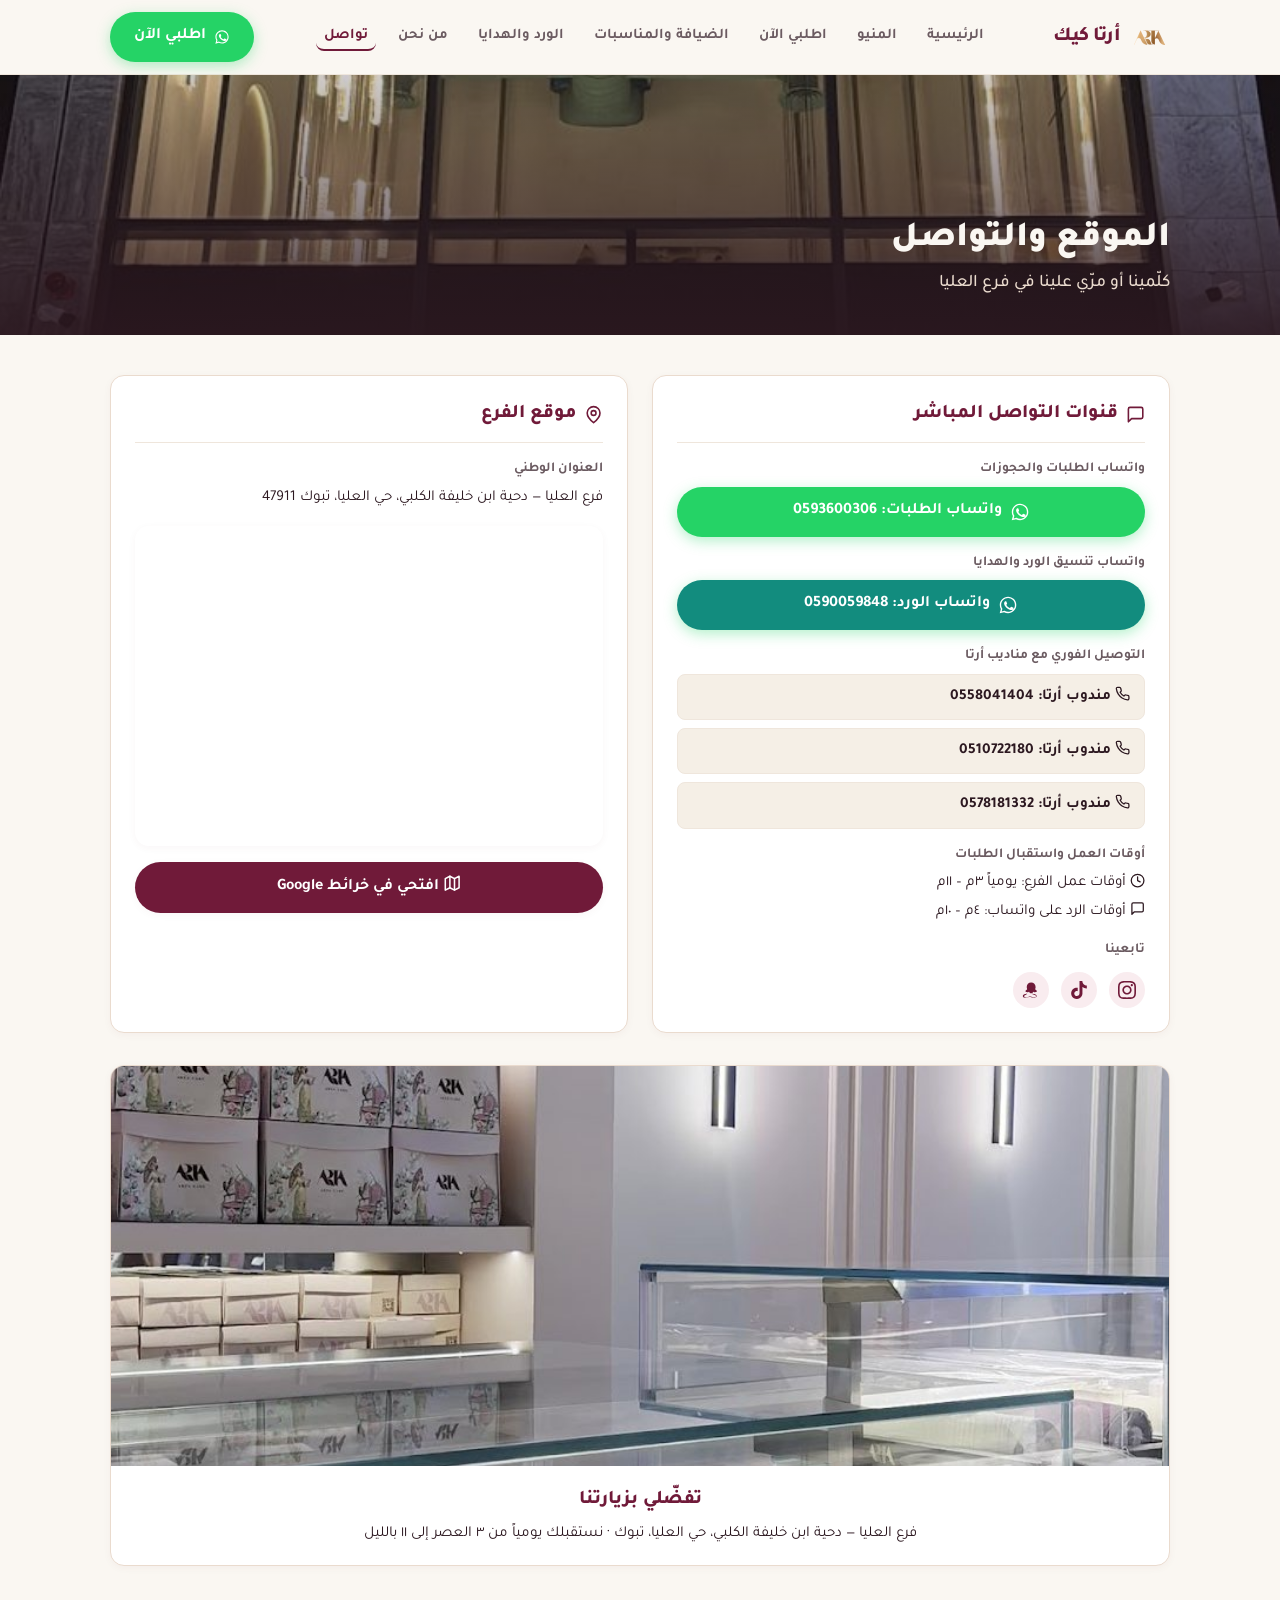
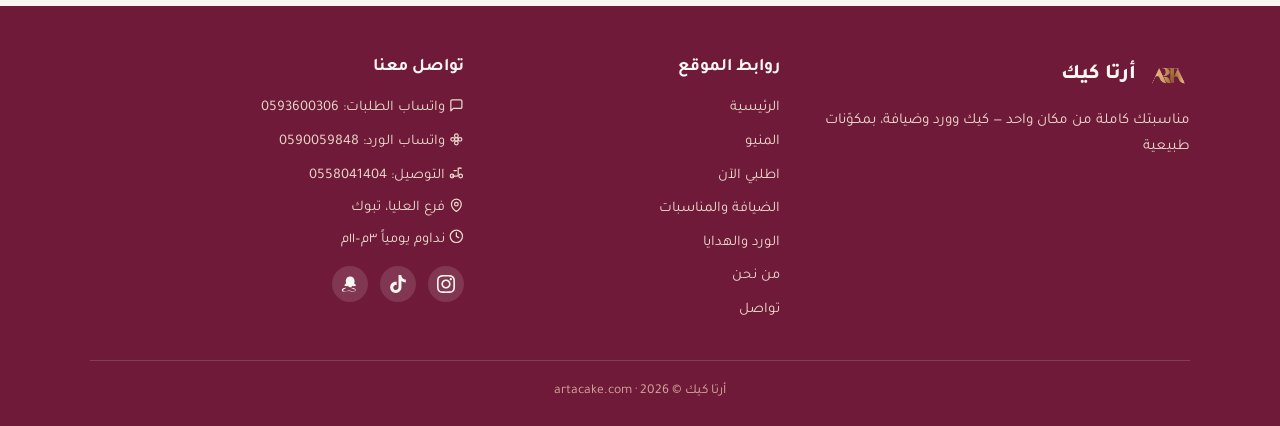
<file: contact/index.html>
<!DOCTYPE html>
<html lang="ar" dir="rtl">
<head>
  <meta charset="UTF-8">
  <meta name="viewport" content="width=device-width, initial-scale=1.0">
  <title>الموقع والتواصل | أرتا كيك</title>
  <meta name="description" content="تواصل مع أرتا كيك في تبوك — واتساب الطلبات، واتساب قسم الورد، أرقام التوصيل الفوري، موقع الفرع في حي العليا وساعات العمل.">
  <link rel="icon" type="image/png" href="/assets/logo.png">

  <!-- Open Graph -->
  <meta property="og:title" content="الموقع والتواصل | أرتا كيك">
  <meta property="og:description" content="تواصل مع أرتا كيك في تبوك — موقع الفرع في حي العليا، أرقام التواصل والتوصيل الفوري وساعات العمل.">
  <meta property="og:image" content="https://artacake.com/assets/photos/storefront.jpg">
  <meta property="og:url" content="https://artacake.com/contact/">
  <meta property="og:type" content="website">

  <!-- TikTok Pixel Code Start -->
  <script>
  !function (w, d, t) {
    w.TiktokAnalyticsObject=t;var ttq=w[t]=w[t]||[];ttq.methods=["page","track","identify","instances","debug","on","off","once","ready","alias","group","enableCookie","disableCookie","holdConsent","revokeConsent","grantConsent"],ttq.setAndDefer=function(t,e){t[e]=function(){t.push([e].concat(Array.prototype.slice.call(arguments,0)))}};for(var i=0;i<ttq.methods.length;i++)ttq.setAndDefer(ttq,ttq.methods[i]);ttq.instance=function(t){for(
    var e=ttq._i[t]||[],n=0;n<ttq.methods.length;n++)ttq.setAndDefer(e,ttq.methods[n]);return e},ttq.load=function(e,n){var r="https://analytics.tiktok.com/i18n/pixel/events.js",o=n&&n.partner;ttq._i=ttq._i||{},ttq._i[e]=[],ttq._i[e]._u=r,ttq._t=ttq._t||{},ttq._t[e]=+new Date,ttq._o=ttq._o||{},ttq._o[e]=n||{};n=document.createElement("script")
    ;n.type="text/javascript",n.async=!0,n.src=r+"?sdkid="+e+"&lib="+t;e=document.getElementsByTagName("script")[0];e.parentNode.insertBefore(n,e)};
    ttq.load('DACS3TJC77UES974GK50');
    ttq.page();
  }(window, document, 'ttq');
  </script>
  <!-- TikTok Pixel Code End -->

  <!-- Google tag (gtag.js) -->
  <script async src="https://www.googletagmanager.com/gtag/js?id=AW-18423214890"></script>
  <script>
    window.dataLayer = window.dataLayer || [];
    function gtag(){dataLayer.push(arguments);}
    gtag('js', new Date());
    gtag('config', 'AW-18423214890');
    gtag('config', 'G-7SE7Q16HK9');
  </script>

  <link rel="preconnect" href="https://fonts.googleapis.com">
  <link rel="preconnect" href="https://fonts.gstatic.com" crossorigin>
  <link href="https://fonts.googleapis.com/css2?family=Tajawal:wght@400;500;700;800;900&display=swap" rel="stylesheet">
  <link rel="stylesheet" href="/assets/site.css">
</head>
<body>

  <!-- الترويسة الموحّدة -->
  <header class="site-header">
    <div class="site-header-inner">
      <a href="/" class="site-brand">
        <img src="/assets/logo.png" alt="أرتا كيك" class="site-logo">
        <span class="site-brand-name">أرتا كيك</span>
      </a>

      <nav class="site-nav" aria-label="التنقّل الرئيسي">
        <ul class="site-nav-menu">
          <li><a href="/" class="site-nav-link">الرئيسية</a></li>
          <li><a href="/menu/" class="site-nav-link">المنيو</a></li>
          <li><a href="/order/" class="site-nav-link">اطلبي الآن</a></li>
          <li><a href="/events/" class="site-nav-link">الضيافة والمناسبات</a></li>
          <li><a href="/gifts/" class="site-nav-link">الورد والهدايا</a></li>
          <li><a href="/about/" class="site-nav-link">من نحن</a></li>
          <li><a href="/contact/" class="site-nav-link">تواصل</a></li>
        </ul>
      </nav>

      <div class="site-header-actions">
        <a href="https://wa.me/966593600306?text=%D9%85%D8%B1%D8%AD%D8%A8%D8%A7%D9%8B%20%D8%A3%D8%B1%D8%AA%D8%A7%20%D9%83%D9%8A%D9%83%20%F0%9F%8C%B8%20%D8%A8%D9%8A%D8%A7%D9%86%D8%A7%D8%AA%20%D8%A7%D9%84%D8%AD%D8%AC%D8%B2%3A%0A%D8%A7%D9%84%D9%85%D9%82%D8%A7%D8%B3%3A%0A%D8%A7%D9%84%D9%86%D9%83%D9%87%D8%A9%3A%0A%D8%A7%D9%84%D8%AA%D8%B5%D9%85%D9%8A%D9%85%3A%0A%D8%A7%D9%84%D9%83%D8%AA%D8%A7%D8%A8%D8%A9%3A%0A%D8%A7%D9%84%D9%8A%D9%88%D9%85%20%D9%88%D8%A7%D9%84%D8%AA%D8%A7%D8%B1%D9%8A%D8%AE%20%D9%88%D8%A7%D9%84%D9%88%D9%82%D8%AA%3A%0A%D8%A7%D8%B3%D8%AA%D9%84%D8%A7%D9%85%20%D8%A3%D9%88%20%D8%AA%D9%88%D8%B5%D9%8A%D9%84%3A%0A%D8%A7%D9%84%D8%A7%D8%B3%D9%85%3A%0A%D8%B1%D9%82%D9%85%20%D8%A7%D9%84%D8%AC%D9%88%D8%A7%D9%84%3A" class="site-header-wa btn-wa track-wa-click" target="_blank" rel="noopener noreferrer">
          <svg class="wa-icon" viewBox="0 0 24 24" aria-hidden="true">
            <path fill="currentColor" d="M12.04 2C6.58 2 2.13 6.45 2.13 11.91C2.13 13.66 2.59 15.36 3.45 16.86L2.05 22L7.3 20.62C8.75 21.41 10.38 21.83 12.04 21.83C17.5 21.83 21.95 17.38 21.95 11.92C21.95 9.27 20.92 6.78 19.05 4.91C17.18 3.03 14.69 2 12.04 2M12.05 3.67C14.25 3.67 16.31 4.53 17.87 6.09C19.42 7.65 20.28 9.72 20.28 11.92C20.28 16.46 16.58 20.15 12.04 20.15C10.56 20.15 9.11 19.76 7.85 19L7.55 18.83L4.43 19.65L5.26 16.61L5.06 16.29C4.24 15 3.8 13.47 3.8 11.91C3.81 7.37 7.5 3.67 12.05 3.67M9.05 7.42C8.86 7.42 8.56 7.49 8.3 7.78C8.04 8.07 7.31 8.76 7.31 10.17C7.31 11.58 8.34 12.94 8.48 13.13C8.63 13.32 10.45 16.12 13.24 17.32C13.9 17.61 14.42 17.78 14.82 17.91C15.48 18.12 16.09 18.09 16.56 18.02C17.09 17.94 18.18 17.36 18.41 16.71C18.64 16.07 18.64 15.52 18.57 15.4C18.5 15.29 18.31 15.22 18.03 15.08C17.74 14.94 16.34 14.25 16.08 14.15C15.82 14.06 15.63 14.01 15.44 14.3C15.25 14.59 14.71 15.22 14.55 15.4C14.39 15.59 14.23 15.61 13.94 15.47C13.66 15.33 12.74 15.03 11.64 14.05C10.79 13.29 10.21 12.35 10.05 12.07C9.88 11.78 10.03 11.63 10.18 11.49C10.31 11.36 10.46 11.16 10.61 10.99C10.75 10.82 10.8 10.69 10.89 10.51C10.99 10.32 10.94 10.16 10.87 10.02C10.8 9.88 10.23 8.48 10 7.92C9.77 7.37 9.54 7.45 9.37 7.44C9.21 7.43 9.05 7.42 9.05 7.42Z"/>
          </svg>
          <span>اطلبي الآن</span>
        </a>
        <button class="site-nav-toggle" aria-label="فتح القائمة" aria-expanded="false">
          <span class="nav-toggle-icon"><svg class="icon icon-nav" aria-hidden="true"><use href="/assets/icons.svg#i-menu"></use></svg></span>
        </button>
      </div>
    </div>
  </header>

  <!-- Page Hero -->
  <div class="page-hero">
    <img src="/assets/photos/storefront.jpg" alt="واجهة فرع أرتا كيك ليلاً في حي العليا بتبوك" class="page-hero-bg" width="1200" height="500">
    <div class="page-hero-overlay"></div>
    <div class="page-hero-content">
      <h1 class="page-hero-title">الموقع والتواصل</h1>
      <p class="page-hero-subtitle">كلّمينا أو مرّي علينا في فرع العليا</p>
    </div>
  </div>

  <!-- محتوى الصفحة -->
  <main>
    <section class="section">
      <div class="contact-grid">
        <!-- عمود التواصل -->
        <div class="contact-card">
          <h2 class="contact-card-title">
            <svg class="icon" aria-hidden="true"><use href="/assets/icons.svg#i-chat"></use></svg>
            <span>قنوات التواصل المباشر</span>
          </h2>

          <div class="contact-item-group">
            <span class="contact-item-label">واتساب الطلبات والحجوزات</span>
            <a href="https://wa.me/966593600306?text=%D9%85%D8%B1%D8%AD%D8%A8%D8%A7%D9%8B%20%D8%A3%D8%B1%D8%AA%D8%A7%20%D9%83%D9%8A%D9%83%20%F0%9F%8C%B8%20%D8%A8%D9%8A%D8%A7%D9%86%D8%A7%D8%AA%20%D8%A7%D9%84%D8%AD%D8%AC%D8%B2%3A%0A%D8%A7%D9%84%D9%85%D9%82%D8%A7%D8%B3%3A%0A%D8%A7%D9%84%D9%86%D9%83%D9%87%D8%A9%3A%0A%D8%A7%D9%84%D8%AA%D8%B5%D9%85%D9%8A%D9%85%3A%0A%D8%A7%D9%84%D9%83%D8%AA%D8%A7%D8%A8%D8%A9%3A%0A%D8%A7%D9%84%D9%8A%D9%88%D9%85%20%D9%88%D8%A7%D9%84%D8%AA%D8%A7%D8%B1%D9%8A%D8%AE%20%D9%88%D8%A7%D9%84%D9%88%D9%82%D8%AA%3A%0A%D8%A7%D8%B3%D8%AA%D9%84%D8%A7%D9%85%20%D8%A3%D9%88%20%D8%AA%D9%88%D8%B5%D9%8A%D9%84%3A%0A%D8%A7%D9%84%D8%A7%D8%B3%D9%85%3A%0A%D8%B1%D9%82%D9%85%20%D8%A7%D9%84%D8%AC%D9%88%D8%A7%D9%84%3A" class="btn-wa track-wa-click" target="_blank" rel="noopener noreferrer">
              <svg class="wa-icon" viewBox="0 0 24 24" aria-hidden="true">
                <path fill="currentColor" d="M12.04 2C6.58 2 2.13 6.45 2.13 11.91C2.13 13.66 2.59 15.36 3.45 16.86L2.05 22L7.3 20.62C8.75 21.41 10.38 21.83 12.04 21.83C17.5 21.83 21.95 17.38 21.95 11.92C21.95 9.27 20.92 6.78 19.05 4.91C17.18 3.03 14.69 2 12.04 2M12.05 3.67C14.25 3.67 16.31 4.53 17.87 6.09C19.42 7.65 20.28 9.72 20.28 11.92C20.28 16.46 16.58 20.15 12.04 20.15C10.56 20.15 9.11 19.76 7.85 19L7.55 18.83L4.43 19.65L5.26 16.61L5.06 16.29C4.24 15 3.8 13.47 3.8 11.91C3.81 7.37 7.5 3.67 12.05 3.67M9.05 7.42C8.86 7.42 8.56 7.49 8.3 7.78C8.04 8.07 7.31 8.76 7.31 10.17C7.31 11.58 8.34 12.94 8.48 13.13C8.63 13.32 10.45 16.12 13.24 17.32C13.9 17.61 14.42 17.78 14.82 17.91C15.48 18.12 16.09 18.09 16.56 18.02C17.09 17.94 18.18 17.36 18.41 16.71C18.64 16.07 18.64 15.52 18.57 15.4C18.5 15.29 18.31 15.22 18.03 15.08C17.74 14.94 16.34 14.25 16.08 14.15C15.82 14.06 15.63 14.01 15.44 14.3C15.25 14.59 14.71 15.22 14.55 15.4C14.39 15.59 14.23 15.61 13.94 15.47C13.66 15.33 12.74 15.03 11.64 14.05C10.79 13.29 10.21 12.35 10.05 12.07C9.88 11.78 10.03 11.63 10.18 11.49C10.31 11.36 10.46 11.16 10.61 10.99C10.75 10.82 10.8 10.69 10.89 10.51C10.99 10.32 10.94 10.16 10.87 10.02C10.8 9.88 10.23 8.48 10 7.92C9.77 7.37 9.54 7.45 9.37 7.44C9.21 7.43 9.05 7.42 9.05 7.42Z"/>
              </svg>
              <span>واتساب الطلبات: 0593600306</span>
            </a>
          </div>

          <div class="contact-item-group">
            <span class="contact-item-label">واتساب تنسيق الورد والهدايا</span>
            <a href="https://wa.me/966590059848?text=%D9%85%D8%B1%D8%AD%D8%A8%D8%A7%D9%8B%20%F0%9F%8C%B8%20%D8%A3%D8%A8%D8%BA%D9%89%20%D8%A3%D8%B3%D8%AA%D9%81%D8%B3%D8%B1%20%D8%B9%D9%86%20%D8%AA%D9%86%D8%B3%D9%8A%D9%82%20%D9%88%D8%B1%D8%AF%20%D9%88%D9%87%D8%AF%D8%A7%D9%8A%D8%A7" class="btn-wa track-wa-click" style="background-color: var(--wa-dark);" target="_blank" rel="noopener noreferrer">
              <svg class="wa-icon" viewBox="0 0 24 24" aria-hidden="true">
                <path fill="currentColor" d="M12.04 2C6.58 2 2.13 6.45 2.13 11.91C2.13 13.66 2.59 15.36 3.45 16.86L2.05 22L7.3 20.62C8.75 21.41 10.38 21.83 12.04 21.83C17.5 21.83 21.95 17.38 21.95 11.92C21.95 9.27 20.92 6.78 19.05 4.91C17.18 3.03 14.69 2 12.04 2M12.05 3.67C14.25 3.67 16.31 4.53 17.87 6.09C19.42 7.65 20.28 9.72 20.28 11.92C20.28 16.46 16.58 20.15 12.04 20.15C10.56 20.15 9.11 19.76 7.85 19L7.55 18.83L4.43 19.65L5.26 16.61L5.06 16.29C4.24 15 3.8 13.47 3.8 11.91C3.81 7.37 7.5 3.67 12.05 3.67M9.05 7.42C8.86 7.42 8.56 7.49 8.3 7.78C8.04 8.07 7.31 8.76 7.31 10.17C7.31 11.58 8.34 12.94 8.48 13.13C8.63 13.32 10.45 16.12 13.24 17.32C13.9 17.61 14.42 17.78 14.82 17.91C15.48 18.12 16.09 18.09 16.56 18.02C17.09 17.94 18.18 17.36 18.41 16.71C18.64 16.07 18.64 15.52 18.57 15.4C18.5 15.29 18.31 15.22 18.03 15.08C17.74 14.94 16.34 14.25 16.08 14.15C15.82 14.06 15.63 14.01 15.44 14.3C15.25 14.59 14.71 15.22 14.55 15.4C14.39 15.59 14.23 15.61 13.94 15.47C13.66 15.33 12.74 15.03 11.64 14.05C10.79 13.29 10.21 12.35 10.05 12.07C9.88 11.78 10.03 11.63 10.18 11.49C10.31 11.36 10.46 11.16 10.61 10.99C10.75 10.82 10.8 10.69 10.89 10.51C10.99 10.32 10.94 10.16 10.87 10.02C10.8 9.88 10.23 8.48 10 7.92C9.77 7.37 9.54 7.45 9.37 7.44C9.21 7.43 9.05 7.42 9.05 7.42Z"/>
              </svg>
              <span>واتساب الورد: 0590059848</span>
            </a>
          </div>

          <div class="contact-item-group">
            <span class="contact-item-label">التوصيل الفوري مع مناديب أرتا</span>
            <div class="contact-delivery-list">
              <a href="tel:0558041404" class="contact-delivery-link">
                <span><svg class="icon" aria-hidden="true"><use href="/assets/icons.svg#i-phone"></use></svg> مندوب أرتا: 0558041404</span>
              </a>
              <a href="tel:0510722180" class="contact-delivery-link">
                <span><svg class="icon" aria-hidden="true"><use href="/assets/icons.svg#i-phone"></use></svg> مندوب أرتا: 0510722180</span>
              </a>
              <a href="tel:0578181332" class="contact-delivery-link">
                <span><svg class="icon" aria-hidden="true"><use href="/assets/icons.svg#i-phone"></use></svg> مندوب أرتا: 0578181332</span>
              </a>
            </div>
          </div>

          <div class="contact-item-group">
            <span class="contact-item-label">أوقات العمل واستقبال الطلبات</span>
            <p class="contact-item-text"><svg class="icon" aria-hidden="true"><use href="/assets/icons.svg#i-clock"></use></svg> أوقات عمل الفرع: يومياً ٣م – ١١م</p>
            <p class="contact-item-text"><svg class="icon" aria-hidden="true"><use href="/assets/icons.svg#i-chat"></use></svg> أوقات الرد على واتساب: ٤م – ١٠م</p>
          </div>

          <div class="contact-item-group">
            <span class="contact-item-label">تابعينا</span>
            <div class="contact-social-row">
              <a href="https://www.instagram.com/Arta__Cake" class="social-icon" target="_blank" rel="noopener noreferrer" aria-label="إنستقرام">
                <svg viewBox="0 0 24 24" aria-hidden="true"><path fill="currentColor" d="M12 2.163c3.204 0 3.584.012 4.85.07 3.252.148 4.771 1.691 4.919 4.919.058 1.265.069 1.645.069 4.849 0 3.205-.012 3.584-.069 4.849-.149 3.225-1.664 4.771-4.919 4.919-1.266.058-1.644.07-4.85.07-3.204 0-3.584-.012-4.849-.07-3.26-.149-4.771-1.699-4.919-4.92-.058-1.265-.07-1.644-.07-4.849 0-3.204.013-3.583.07-4.849.149-3.227 1.664-4.771 4.919-4.919 1.266-.057 1.645-.069 4.849-.069zm0-2.163c-3.259 0-3.667.014-4.947.072-4.358.2-6.78 2.618-6.98 6.98-.059 1.281-.073 1.689-.073 4.948 0 3.259.014 3.668.072 4.948.2 4.358 2.618 6.78 6.98 6.98 1.281.058 1.689.072 4.948.072 3.259 0 3.668-.014 4.948-.072 4.354-.2 6.782-2.618 6.979-6.98.059-1.28.073-1.689.073-4.948 0-3.259-.014-3.667-.072-4.947-.196-4.354-2.617-6.78-6.979-6.98-1.281-.059-1.69-.073-4.949-.073zm0 5.838c-3.403 0-6.162 2.759-6.162 6.162s2.759 6.163 6.162 6.163 6.162-2.759 6.162-6.163c0-3.403-2.759-6.162-6.162-6.162zm0 10.162c-2.209 0-4-1.79-4-4 0-2.209 1.791-4 4-4s4 1.791 4 4c0 2.21-1.791 4-4 4zm6.406-11.845c-.796 0-1.441.645-1.441 1.44s.645 1.44 1.441 1.44c.795 0 1.439-.645 1.439-1.44s-.644-1.44-1.439-1.44z"/></svg>
              </a>
              <a href="https://www.tiktok.com/@arta__cake" class="social-icon" target="_blank" rel="noopener noreferrer" aria-label="تيك توك">
                <svg viewBox="0 0 24 24" aria-hidden="true"><path fill="currentColor" d="M12.525.02c1.31-.02 2.61-.01 3.91-.02.08 1.53.63 3.09 1.75 4.17 1.12 1.11 2.7 1.62 4.24 1.79v4.03c-1.44-.05-2.89-.35-4.2-.97-.57-.26-1.1-.59-1.62-.93-.01 2.92.01 5.84-.02 8.75-.08 1.4-.54 2.79-1.35 3.94-1.31 1.92-3.58 3.17-5.91 3.21-1.43.08-2.86-.31-4.08-1.03-2.02-1.19-3.44-3.37-3.65-5.71-.02-.5-.03-1-.01-1.49.18-1.9 1.12-3.72 2.58-4.96 1.66-1.44 3.98-2.13 6.15-1.72.02 1.48-.04 2.96-.04 4.44-.99-.32-2.15-.23-3.02.37-.63.41-1.11 1.04-1.36 1.75-.21.51-.24 1.07-.14 1.61.24 1.64 1.82 2.89 3.5 2.76 1.44-.03 2.73-.97 3.16-2.35.21-.59.27-1.22.27-1.85V.02h-.03z"/></svg>
              </a>
              <a href="https://www.snapchat.com/add/Artacake" class="social-icon" target="_blank" rel="noopener noreferrer" aria-label="سناب شات">
                <svg viewBox="0 0 24 24" aria-hidden="true"><path fill="currentColor" d="M12.21 2c-3.5 0-5.89 2.65-5.89 5.92 0 .84.22 2.07.51 2.86.11.29.07.48-.18.65-.51.35-1.06.73-1.58 1.16-.34.28-.49.6-.45 1.02.05.61.5 1 1.07 1.13 1.13.26 2.21.15 3.32-.22.29-.1.46-.03.58.25.51 1.21 1.35 1.67 2.64 1.67 1.29 0 2.13-.46 2.64-1.67.12-.28.29-.35.58-.25 1.11.37 2.19.48 3.32.22.57-.13 1.02-.52 1.07-1.13.04-.42-.11-.74-.45-1.02-.52-.43-1.07-.81-1.58-1.16-.25-.17-.29-.36-.18-.65.29-.79.51-2.02.51-2.86C18.1 4.65 15.71 2 12.21 2zM5.72 18.23c-.74.23-1.44.5-1.99.9-.6.44-.87 1.05-.73 1.76.15.73.75 1.15 1.62 1.15 1.25 0 2.44-.44 3.65-.83.84-.27 1.67-.41 2.52-.41.85 0 1.68.14 2.52.41 1.21.39 2.4.83 3.65.83.87 0 1.47-.42 1.62-1.15.14-.71-.13-1.32-.73-1.76-.55-.4-1.25-.67-1.99-.9-.53-.16-1.06-.3-1.6-.42-.34-.08-.54-.27-.46-.61.08-.31.3-.43.61-.36.77.17 1.54.38 2.29.61.91.29 1.74.68 2.32 1.37.68.8.7 1.77.06 2.6-.67.86-1.69 1.23-2.78 1.23-1.37 0-2.67-.47-3.97-.89-.67-.22-1.36-.33-2.04-.33-.68 0-1.37.11-2.04.33-1.3.42-2.6.89-3.97.89-1.09 0-2.11-.37-2.78-1.23-.64-.83-.62-1.8.06-2.6.58-.69 1.41-1.08 2.32-1.37.75-.23 1.52-.44 2.29-.61.31-.07.53.05.61.36.08.34-.12.53-.46.61-.54.12-1.07.26-1.6.42z"/></svg>
              </a>
            </div>
          </div>
        </div>

        <!-- عمود الموقع -->
        <div class="contact-card">
          <h2 class="contact-card-title">
            <svg class="icon" aria-hidden="true"><use href="/assets/icons.svg#i-pin"></use></svg>
            <span>موقع الفرع</span>
          </h2>

          <div class="contact-item-group">
            <span class="contact-item-label">العنوان الوطني</span>
            <p class="contact-item-text">فرع العليا — دحية ابن خليفة الكلبي، حي العليا، تبوك 47911</p>
          </div>

          <!-- خريطة Google المضمّنة -->
          <iframe
            class="contact-map-frame"
            src="https://maps.google.com/maps?q=%D8%A3%D8%B1%D8%AA%D8%A7+%D9%83%D9%8A%D9%83+%D8%A7%D9%84%D8%B9%D9%84%D9%8A%D8%A7+%D8%AA%D8%A8%D9%88%D9%83&amp;t=&amp;z=15&amp;ie=UTF8&amp;iwloc=&amp;output=embed"
            loading="lazy"
            title="موقع أرتا كيك على خريطة Google"
            aria-label="خريطة فرع أرتا كيك">
          </iframe>

          <a href="https://www.google.com/maps/search/?api=1&query=%D8%A3%D8%B1%D8%AA%D8%A7+%D9%83%D9%8A%D9%83+%D8%A7%D9%84%D8%B9%D9%84%D9%8A%D8%A7+%D8%AA%D8%A8%D9%88%D9%83" class="btn-berry" style="width: 100%; text-align: center;" target="_blank" rel="noopener noreferrer">
            <span><svg class="icon icon-btn" aria-hidden="true"><use href="/assets/icons.svg#i-map"></use></svg> افتحي في خرائط Google</span>
          </a>
        </div>
      </div>

      <!-- صورة المعرض الداخلي: تفضلي بزيارتنا -->
      <div class="contact-visit-card">
        <img src="/assets/photos/interior-display-4x3.jpg" alt="المعرض الداخلي لفرع أرتا كيك في تبوك" class="contact-visit-img" width="800" height="600" loading="lazy">
        <div class="contact-visit-body">
          <h2 class="contact-visit-title">تفضّلي بزيارتنا</h2>
          <p class="contact-item-text">فرع العليا — دحية ابن خليفة الكلبي، حي العليا، تبوك · نستقبلك يومياً من ٣ العصر إلى ١١ بالليل</p>
        </div>
      </div>
    </section>
  </main>

  <!-- التذييل الموحّد -->
  <footer class="site-footer">
    <div class="site-footer-inner">
      <div class="footer-col footer-col-brand">
        <div class="footer-brand">
          <img src="/assets/logo.png" alt="أرتا كيك" class="footer-logo">
          <span class="footer-brand-name">أرتا كيك</span>
        </div>
        <p class="footer-tagline">مناسبتك كاملة من مكان واحد — كيك وورد وضيافة، بمكوّنات طبيعية</p>
      </div>

      <div class="footer-col footer-col-links">
        <h3 class="footer-heading">روابط الموقع</h3>
        <ul class="footer-nav">
          <li><a href="/">الرئيسية</a></li>
          <li><a href="/menu/">المنيو</a></li>
          <li><a href="/order/">اطلبي الآن</a></li>
          <li><a href="/events/">الضيافة والمناسبات</a></li>
          <li><a href="/gifts/">الورد والهدايا</a></li>
          <li><a href="/about/">من نحن</a></li>
          <li><a href="/contact/">تواصل</a></li>
        </ul>
      </div>

      <div class="footer-col footer-col-contact">
        <h3 class="footer-heading">تواصل معنا</h3>
        <ul class="footer-contact-list">
          <li>
            <a href="https://wa.me/966593600306" class="footer-contact-link track-wa-click" target="_blank" rel="noopener noreferrer">
              <span><svg class="icon" aria-hidden="true"><use href="/assets/icons.svg#i-chat"></use></svg> واتساب الطلبات: 0593600306</span>
            </a>
          </li>
          <li>
            <a href="https://wa.me/966590059848" class="footer-contact-link track-wa-click" target="_blank" rel="noopener noreferrer">
              <span><svg class="icon" aria-hidden="true"><use href="/assets/icons.svg#i-flower"></use></svg> واتساب الورد: 0590059848</span>
            </a>
          </li>
          <li>
            <a href="tel:0558041404" class="footer-contact-link">
              <span><svg class="icon" aria-hidden="true"><use href="/assets/icons.svg#i-scooter"></use></svg> التوصيل: 0558041404</span>
            </a>
          </li>
          <li class="footer-info-text"><svg class="icon" aria-hidden="true"><use href="/assets/icons.svg#i-pin"></use></svg> فرع العليا، تبوك</li>
          <li class="footer-info-text"><svg class="icon" aria-hidden="true"><use href="/assets/icons.svg#i-clock"></use></svg> نداوم يومياً ٣م–١١م</li>
        </ul>

        <div class="footer-socials">
          <a href="https://www.instagram.com/Arta__Cake" class="social-icon" target="_blank" rel="noopener noreferrer" aria-label="إنستقرام">
            <svg viewBox="0 0 24 24" aria-hidden="true"><path fill="currentColor" d="M12 2.163c3.204 0 3.584.012 4.85.07 3.252.148 4.771 1.691 4.919 4.919.058 1.265.069 1.645.069 4.849 0 3.205-.012 3.584-.069 4.849-.149 3.225-1.664 4.771-4.919 4.919-1.266.058-1.644.07-4.85.07-3.204 0-3.584-.012-4.849-.07-3.26-.149-4.771-1.699-4.919-4.92-.058-1.265-.07-1.644-.07-4.849 0-3.204.013-3.583.07-4.849.149-3.227 1.664-4.771 4.919-4.919 1.266-.057 1.645-.069 4.849-.069zm0-2.163c-3.259 0-3.667.014-4.947.072-4.358.2-6.78 2.618-6.98 6.98-.059 1.281-.073 1.689-.073 4.948 0 3.259.014 3.668.072 4.948.2 4.358 2.618 6.78 6.98 6.98 1.281.058 1.689.072 4.948.072 3.259 0 3.668-.014 4.948-.072 4.354-.2 6.782-2.618 6.979-6.98.059-1.28.073-1.689.073-4.948 0-3.259-.014-3.667-.072-4.947-.196-4.354-2.617-6.78-6.979-6.98-1.281-.059-1.69-.073-4.949-.073zm0 5.838c-3.403 0-6.162 2.759-6.162 6.162s2.759 6.163 6.162 6.163 6.162-2.759 6.162-6.163c0-3.403-2.759-6.162-6.162-6.162zm0 10.162c-2.209 0-4-1.79-4-4 0-2.209 1.791-4 4-4s4 1.791 4 4c0 2.21-1.791 4-4 4zm6.406-11.845c-.796 0-1.441.645-1.441 1.44s.645 1.44 1.441 1.44c.795 0 1.439-.645 1.439-1.44s-.644-1.44-1.439-1.44z"/></svg>
          </a>
          <a href="https://www.tiktok.com/@arta__cake" class="social-icon" target="_blank" rel="noopener noreferrer" aria-label="تيك توك">
            <svg viewBox="0 0 24 24" aria-hidden="true"><path fill="currentColor" d="M12.525.02c1.31-.02 2.61-.01 3.91-.02.08 1.53.63 3.09 1.75 4.17 1.12 1.11 2.7 1.62 4.24 1.79v4.03c-1.44-.05-2.89-.35-4.2-.97-.57-.26-1.1-.59-1.62-.93-.01 2.92.01 5.84-.02 8.75-.08 1.4-.54 2.79-1.35 3.94-1.31 1.92-3.58 3.17-5.91 3.21-1.43.08-2.86-.31-4.08-1.03-2.02-1.19-3.44-3.37-3.65-5.71-.02-.5-.03-1-.01-1.49.18-1.9 1.12-3.72 2.58-4.96 1.66-1.44 3.98-2.13 6.15-1.72.02 1.48-.04 2.96-.04 4.44-.99-.32-2.15-.23-3.02.37-.63.41-1.11 1.04-1.36 1.75-.21.51-.24 1.07-.14 1.61.24 1.64 1.82 2.89 3.5 2.76 1.44-.03 2.73-.97 3.16-2.35.21-.59.27-1.22.27-1.85V.02h-.03z"/></svg>
          </a>
          <a href="https://www.snapchat.com/add/Artacake" class="social-icon" target="_blank" rel="noopener noreferrer" aria-label="سناب شات">
            <svg viewBox="0 0 24 24" aria-hidden="true"><path fill="currentColor" d="M12.21 2c-3.5 0-5.89 2.65-5.89 5.92 0 .84.22 2.07.51 2.86.11.29.07.48-.18.65-.51.35-1.06.73-1.58 1.16-.34.28-.49.6-.45 1.02.05.61.5 1 1.07 1.13 1.13.26 2.21.15 3.32-.22.29-.1.46-.03.58.25.51 1.21 1.35 1.67 2.64 1.67 1.29 0 2.13-.46 2.64-1.67.12-.28.29-.35.58-.25 1.11.37 2.19.48 3.32.22.57-.13 1.02-.52 1.07-1.13.04-.42-.11-.74-.45-1.02-.52-.43-1.07-.81-1.58-1.16-.25-.17-.29-.36-.18-.65.29-.79.51-2.02.51-2.86C18.1 4.65 15.71 2 12.21 2zM5.72 18.23c-.74.23-1.44.5-1.99.9-.6.44-.87 1.05-.73 1.76.15.73.75 1.15 1.62 1.15 1.25 0 2.44-.44 3.65-.83.84-.27 1.67-.41 2.52-.41.85 0 1.68.14 2.52.41 1.21.39 2.4.83 3.65.83.87 0 1.47-.42 1.62-1.15.14-.71-.13-1.32-.73-1.76-.55-.4-1.25-.67-1.99-.9-.53-.16-1.06-.3-1.6-.42-.34-.08-.54-.27-.46-.61.08-.31.3-.43.61-.36.77.17 1.54.38 2.29.61.91.29 1.74.68 2.32 1.37.68.8.7 1.77.06 2.6-.67.86-1.69 1.23-2.78 1.23-1.37 0-2.67-.47-3.97-.89-.67-.22-1.36-.33-2.04-.33-.68 0-1.37.11-2.04.33-1.3.42-2.6.89-3.97.89-1.09 0-2.11-.37-2.78-1.23-.64-.83-.62-1.8.06-2.6.58-.69 1.41-1.08 2.32-1.37.75-.23 1.52-.44 2.29-.61.31-.07.53.05.61.36.08.34-.12.53-.46.61-.54.12-1.07.26-1.6.42z"/></svg>
          </a>
        </div>
      </div>
    </div>

    <div class="footer-bottom">
      <p>أرتا كيك © 2026 · artacake.com</p>
    </div>
  </footer>

  <!-- شريط سفلي لاصق للجوال -->
  <aside class="sticky-bar" aria-label="طلب سريع">
    <div class="sticky-bar-inner">
      <a href="https://wa.me/966593600306?text=%D9%85%D8%B1%D8%AD%D8%A8%D8%A7%D9%8B%20%D8%A3%D8%B1%D8%AA%D8%A7%20%D9%83%D9%8A%D9%83%20%F0%9F%8C%B8%20%D8%A8%D9%8A%D8%A7%D9%86%D8%A7%D8%AA%20%D8%A7%D9%84%D8%AD%D8%AC%D8%B2%3A%0A%D8%A7%D9%84%D9%85%D9%82%D8%A7%D8%B3%3A%0A%D8%A7%D9%84%D9%86%D9%83%D9%87%D8%A9%3A%0A%D8%A7%D9%84%D8%AA%D8%B5%D9%85%D9%8A%D9%85%3A%0A%D8%A7%D9%84%D9%83%D8%AA%D8%A7%D8%A8%D8%A9%3A%0A%D8%A7%D9%84%D9%8A%D9%88%D9%85%20%D9%88%D8%A7%D9%84%D8%AA%D8%A7%D8%B1%D9%8A%D8%AE%20%D9%88%D8%A7%D9%84%D9%88%D9%82%D8%AA%3A%0A%D8%A7%D8%B3%D8%AA%D9%84%D8%A7%D9%85%20%D8%A3%D9%88%20%D8%AA%D9%88%D8%B5%D9%8A%D9%84%3A%0A%D8%A7%D9%84%D8%A7%D8%B3%D9%85%3A%0A%D8%B1%D9%82%D9%85%20%D8%A7%D9%84%D8%AC%D9%88%D8%A7%D9%84%3A" class="wa-sticky-btn track-wa-click" target="_blank" rel="noopener noreferrer">
        <svg class="wa-icon" viewBox="0 0 24 24" aria-hidden="true">
          <path d="M12.04 2C6.58 2 2.13 6.45 2.13 11.91C2.13 13.66 2.59 15.36 3.45 16.86L2.05 22L7.3 20.62C8.75 21.41 10.38 21.83 12.04 21.83C17.5 21.83 21.95 17.38 21.95 11.92C21.95 9.27 20.92 6.78 19.05 4.91C17.18 3.03 14.69 2 12.04 2M12.05 3.67C14.25 3.67 16.31 4.53 17.87 6.09C19.42 7.65 20.28 9.72 20.28 11.92C20.28 16.46 16.58 20.15 12.04 20.15C10.56 20.15 9.11 19.76 7.85 19L7.55 18.83L4.43 19.65L5.26 16.61L5.06 16.29C4.24 15 3.8 13.47 3.8 11.91C3.81 7.37 7.5 3.67 12.05 3.67M9.05 7.42C8.86 7.42 8.56 7.49 8.3 7.78C8.04 8.07 7.31 8.76 7.31 10.17C7.31 11.58 8.34 12.94 8.48 13.13C8.63 13.32 10.45 16.12 13.24 17.32C13.9 17.61 14.42 17.78 14.82 17.91C15.48 18.12 16.09 18.09 16.56 18.02C17.09 17.94 18.18 17.36 18.41 16.71C18.64 16.07 18.64 15.52 18.57 15.4C18.5 15.29 18.31 15.22 18.03 15.08C17.74 14.94 16.34 14.25 16.08 14.15C15.82 14.06 15.63 14.01 15.44 14.3C15.25 14.59 14.71 15.22 14.55 15.4C14.39 15.59 14.23 15.61 13.94 15.47C13.66 15.33 12.74 15.03 11.64 14.05C10.79 13.29 10.21 12.35 10.05 12.07C9.88 11.78 10.03 11.63 10.18 11.49C10.31 11.36 10.46 11.16 10.61 10.99C10.75 10.82 10.8 10.69 10.89 10.51C10.99 10.32 10.94 10.16 10.87 10.02C10.8 9.88 10.23 8.48 10 7.92C9.77 7.37 9.54 7.45 9.37 7.44C9.21 7.43 9.05 7.42 9.05 7.42Z"/>
        </svg>
        <span>اطلبي عبر واتساب</span>
      </a>
    </div>
  </aside>

  <!-- سكربت الموقع المشترك -->
  <script src="/assets/site.js"></script>
</body>
</html>
</file>
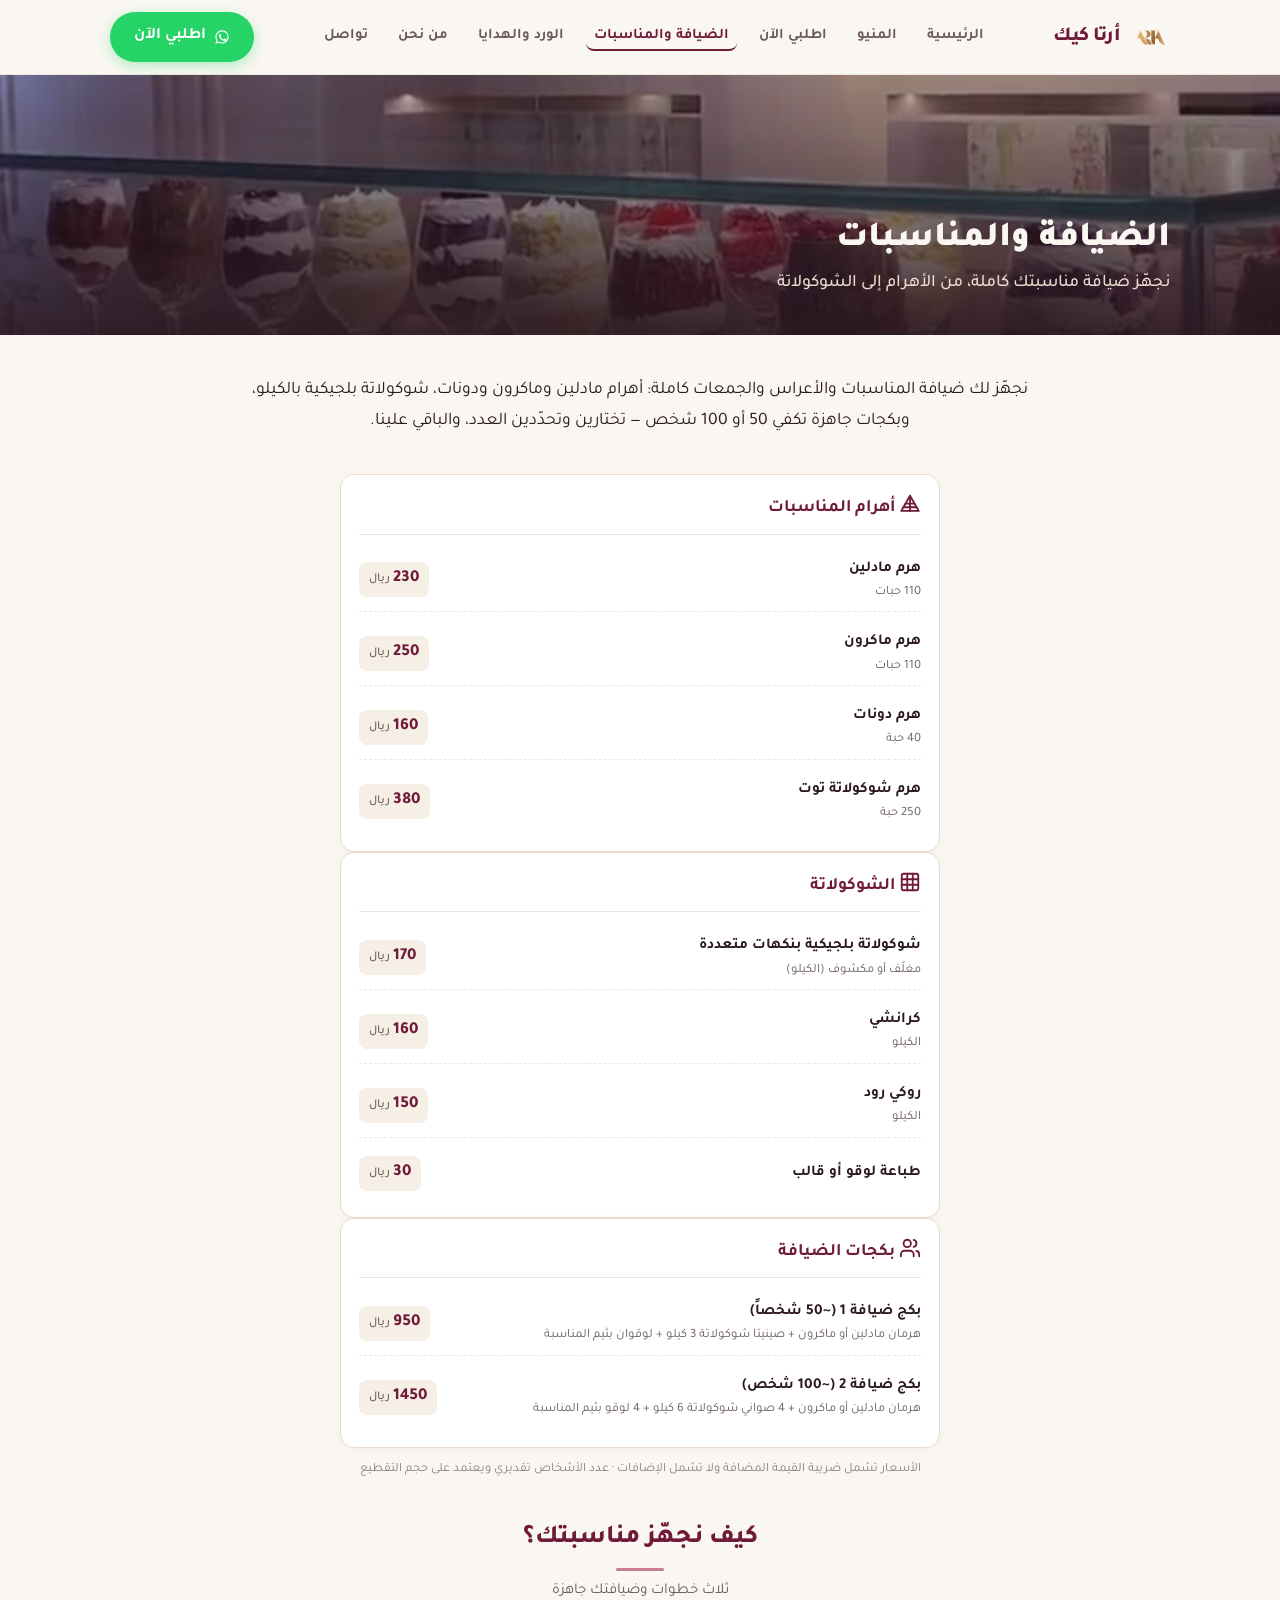
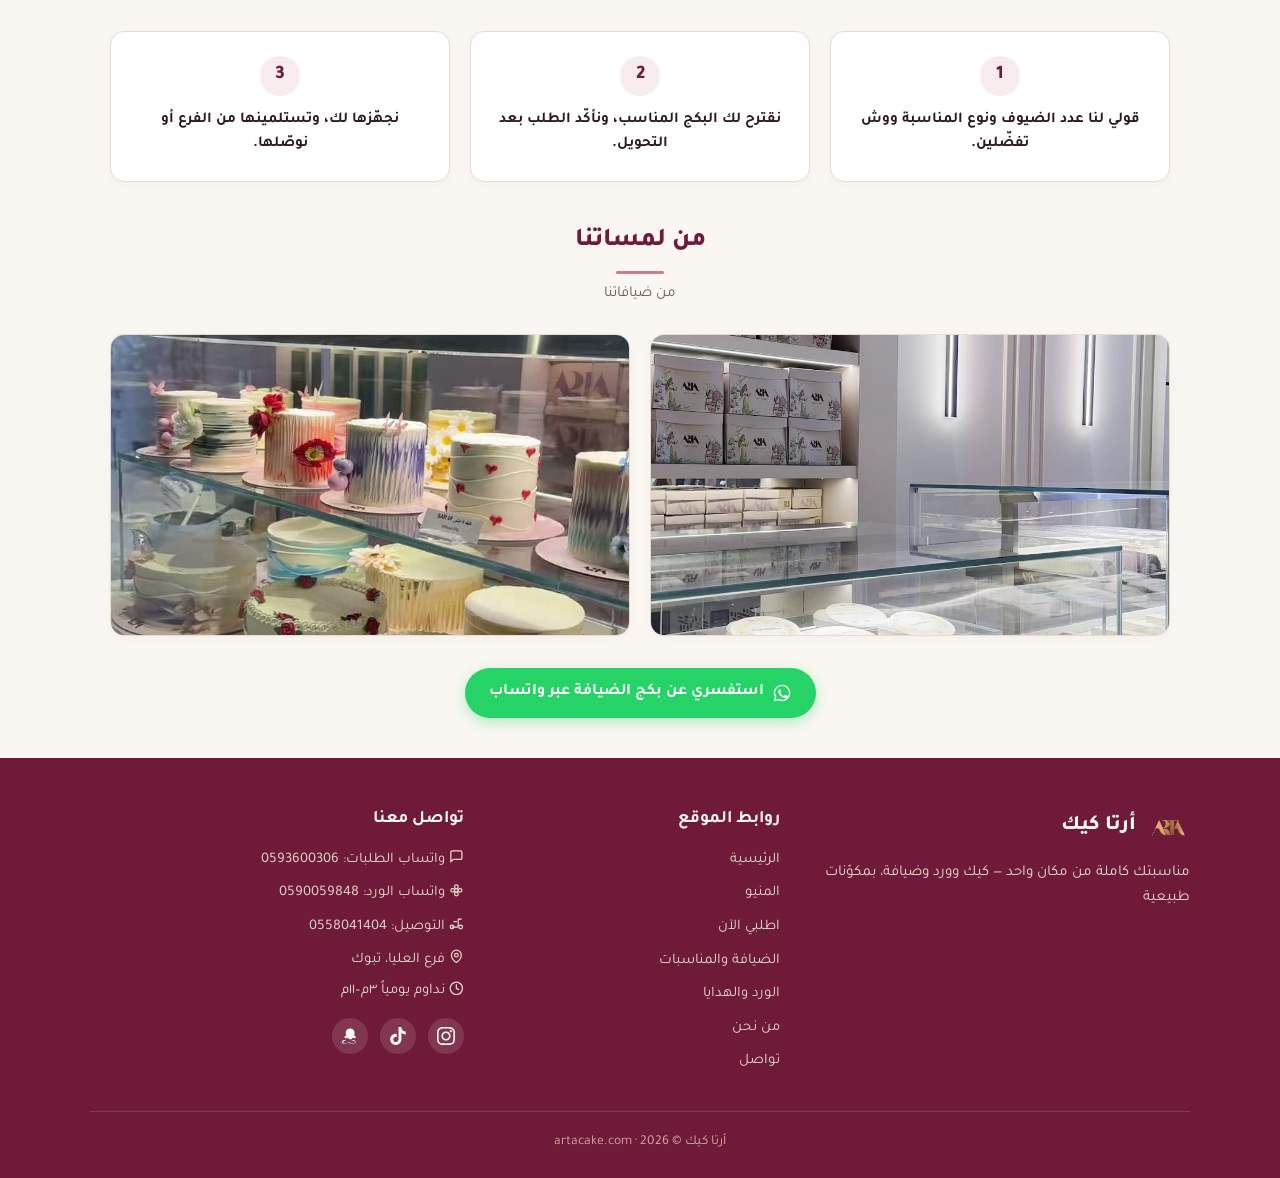
<file: events/index.html>
<!DOCTYPE html>
<html lang="ar" dir="rtl">
<head>
  <meta charset="UTF-8">
  <meta name="viewport" content="width=device-width, initial-scale=1.0">
  <title>الضيافة والمناسبات | أرتا كيك</title>
  <meta name="description" content="تجهيز ضيافة المناسبات والأعراس والجمعات في تبوك من أرتا كيك — أهرام مادلين وماكرون ودونات، شوكولاتة بلجيكية، وبكجات ضيافة جاهزة لـ50 و100 شخص.">
  <link rel="icon" type="image/png" href="/assets/logo.png">

  <!-- Open Graph -->
  <meta property="og:title" content="الضيافة والمناسبات | أرتا كيك">
  <meta property="og:description" content="تجهيز ضيافة المناسبات والأعراس والجمعات في تبوك من أرتا كيك — أهرام وشوكولاتة بلجيكية وبكجات جاهزة.">
  <meta property="og:image" content="https://artacake.com/assets/photos/interior-desserts.jpg">
  <meta property="og:url" content="https://artacake.com/events/">
  <meta property="og:type" content="website">

  <!-- TikTok Pixel Code Start -->
  <script>
  !function (w, d, t) {
    w.TiktokAnalyticsObject=t;var ttq=w[t]=w[t]||[];ttq.methods=["page","track","identify","instances","debug","on","off","once","ready","alias","group","enableCookie","disableCookie","holdConsent","revokeConsent","grantConsent"],ttq.setAndDefer=function(t,e){t[e]=function(){t.push([e].concat(Array.prototype.slice.call(arguments,0)))}};for(var i=0;i<ttq.methods.length;i++)ttq.setAndDefer(ttq,ttq.methods[i]);ttq.instance=function(t){for(
    var e=ttq._i[t]||[],n=0;n<ttq.methods.length;n++)ttq.setAndDefer(e,ttq.methods[n]);return e},ttq.load=function(e,n){var r="https://analytics.tiktok.com/i18n/pixel/events.js",o=n&&n.partner;ttq._i=ttq._i||{},ttq._i[e]=[],ttq._i[e]._u=r,ttq._t=ttq._t||{},ttq._t[e]=+new Date,ttq._o=ttq._o||{},ttq._o[e]=n||{};n=document.createElement("script")
    ;n.type="text/javascript",n.async=!0,n.src=r+"?sdkid="+e+"&lib="+t;e=document.getElementsByTagName("script")[0];e.parentNode.insertBefore(n,e)};
    ttq.load('DACS3TJC77UES974GK50');
    ttq.page();
  }(window, document, 'ttq');
  </script>
  <!-- TikTok Pixel Code End -->

  <!-- Google tag (gtag.js) -->
  <script async src="https://www.googletagmanager.com/gtag/js?id=AW-18423214890"></script>
  <script>
    window.dataLayer = window.dataLayer || [];
    function gtag(){dataLayer.push(arguments);}
    gtag('js', new Date());
    gtag('config', 'AW-18423214890');
    gtag('config', 'G-7SE7Q16HK9');
  </script>

  <link rel="preconnect" href="https://fonts.googleapis.com">
  <link rel="preconnect" href="https://fonts.gstatic.com" crossorigin>
  <link href="https://fonts.googleapis.com/css2?family=Tajawal:wght@400;500;700;800;900&display=swap" rel="stylesheet">
  <link rel="stylesheet" href="/assets/site.css">
</head>
<body>

  <!-- الترويسة الموحّدة -->
  <header class="site-header">
    <div class="site-header-inner">
      <a href="/" class="site-brand">
        <img src="/assets/logo.png" alt="أرتا كيك" class="site-logo">
        <span class="site-brand-name">أرتا كيك</span>
      </a>

      <nav class="site-nav" aria-label="التنقّل الرئيسي">
        <ul class="site-nav-menu">
          <li><a href="/" class="site-nav-link">الرئيسية</a></li>
          <li><a href="/menu/" class="site-nav-link">المنيو</a></li>
          <li><a href="/order/" class="site-nav-link">اطلبي الآن</a></li>
          <li><a href="/events/" class="site-nav-link">الضيافة والمناسبات</a></li>
          <li><a href="/gifts/" class="site-nav-link">الورد والهدايا</a></li>
          <li><a href="/about/" class="site-nav-link">من نحن</a></li>
          <li><a href="/contact/" class="site-nav-link">تواصل</a></li>
        </ul>
      </nav>

      <div class="site-header-actions">
        <a href="https://wa.me/966593600306?text=%D9%85%D8%B1%D8%AD%D8%A8%D8%A7%D9%8B%20%D8%A3%D8%B1%D8%AA%D8%A7%20%D9%83%D9%8A%D9%83%20%F0%9F%8C%B8%20%D8%A8%D9%8A%D8%A7%D9%86%D8%A7%D8%AA%20%D8%A7%D9%84%D8%AD%D8%AC%D8%B2%3A%0A%D8%A7%D9%84%D9%85%D9%82%D8%A7%D8%B3%3A%0A%D8%A7%D9%84%D9%86%D9%83%D9%87%D8%A9%3A%0A%D8%A7%D9%84%D8%AA%D8%B5%D9%85%D9%8A%D9%85%3A%0A%D8%A7%D9%84%D9%83%D8%AA%D8%A7%D8%A8%D8%A9%3A%0A%D8%A7%D9%84%D9%8A%D9%88%D9%85%20%D9%88%D8%A7%D9%84%D8%AA%D8%A7%D8%B1%D9%8A%D8%AE%20%D9%88%D8%A7%D9%84%D9%88%D9%82%D8%AA%3A%0A%D8%A7%D8%B3%D8%AA%D9%84%D8%A7%D9%85%20%D8%A3%D9%88%20%D8%AA%D9%88%D8%B5%D9%8A%D9%84%3A%0A%D8%A7%D9%84%D8%A7%D8%B3%D9%85%3A%0A%D8%B1%D9%82%D9%85%20%D8%A7%D9%84%D8%AC%D9%88%D8%A7%D9%84%3A" class="site-header-wa btn-wa track-wa-click" target="_blank" rel="noopener noreferrer">
          <svg class="wa-icon" viewBox="0 0 24 24" aria-hidden="true">
            <path fill="currentColor" d="M12.04 2C6.58 2 2.13 6.45 2.13 11.91C2.13 13.66 2.59 15.36 3.45 16.86L2.05 22L7.3 20.62C8.75 21.41 10.38 21.83 12.04 21.83C17.5 21.83 21.95 17.38 21.95 11.92C21.95 9.27 20.92 6.78 19.05 4.91C17.18 3.03 14.69 2 12.04 2M12.05 3.67C14.25 3.67 16.31 4.53 17.87 6.09C19.42 7.65 20.28 9.72 20.28 11.92C20.28 16.46 16.58 20.15 12.04 20.15C10.56 20.15 9.11 19.76 7.85 19L7.55 18.83L4.43 19.65L5.26 16.61L5.06 16.29C4.24 15 3.8 13.47 3.8 11.91C3.81 7.37 7.5 3.67 12.05 3.67M9.05 7.42C8.86 7.42 8.56 7.49 8.3 7.78C8.04 8.07 7.31 8.76 7.31 10.17C7.31 11.58 8.34 12.94 8.48 13.13C8.63 13.32 10.45 16.12 13.24 17.32C13.9 17.61 14.42 17.78 14.82 17.91C15.48 18.12 16.09 18.09 16.56 18.02C17.09 17.94 18.18 17.36 18.41 16.71C18.64 16.07 18.64 15.52 18.57 15.4C18.5 15.29 18.31 15.22 18.03 15.08C17.74 14.94 16.34 14.25 16.08 14.15C15.82 14.06 15.63 14.01 15.44 14.3C15.25 14.59 14.71 15.22 14.55 15.4C14.39 15.59 14.23 15.61 13.94 15.47C13.66 15.33 12.74 15.03 11.64 14.05C10.79 13.29 10.21 12.35 10.05 12.07C9.88 11.78 10.03 11.63 10.18 11.49C10.31 11.36 10.46 11.16 10.61 10.99C10.75 10.82 10.8 10.69 10.89 10.51C10.99 10.32 10.94 10.16 10.87 10.02C10.8 9.88 10.23 8.48 10 7.92C9.77 7.37 9.54 7.45 9.37 7.44C9.21 7.43 9.05 7.42 9.05 7.42Z"/>
          </svg>
          <span>اطلبي الآن</span>
        </a>
        <button class="site-nav-toggle" aria-label="فتح القائمة" aria-expanded="false">
          <span class="nav-toggle-icon"><svg class="icon icon-nav" aria-hidden="true"><use href="/assets/icons.svg#i-menu"></use></svg></span>
        </button>
      </div>
    </div>
  </header>

  <!-- Page Hero -->
  <div class="page-hero">
    <img src="/assets/photos/interior-desserts.jpg" alt="أصناف الضيافة وكاسات الحلى في أرتا كيك" class="page-hero-bg" width="1200" height="500">
    <div class="page-hero-overlay"></div>
    <div class="page-hero-content">
      <h1 class="page-hero-title">الضيافة والمناسبات</h1>
      <p class="page-hero-subtitle">نجهّز ضيافة مناسبتك كاملة، من الأهرام إلى الشوكولاتة</p>
    </div>
  </div>

  <!-- محتوى الصفحة -->
  <main>
    <!-- مقدمة -->
    <section class="section">
      <div class="about-story">
        <p class="about-story-p">نجهّز لك ضيافة المناسبات والأعراس والجمعات كاملة: أهرام مادلين وماكرون ودونات، شوكولاتة بلجيكية بالكيلو، وبكجات جاهزة تكفي 50 أو 100 شخص — تختارين وتحدّدين العدد، والباقي علينا.</p>
      </div>

      <!-- بطاقات الأسعار المشتركة للأقسام المطلوبة -->
      <div class="menu-section price-list" style="max-width: 600px; margin: 0 auto;">
        <div id="menu-cards-container" data-sections="pyramids, chocolate, hospitality"></div>
      </div>
    </section>

    <!-- قسم كيف نجهّز مناسبتك -->
    <section class="section" style="padding-top: 0;">
      <div class="section-title-wrap">
        <h2 class="section-title">كيف نجهّز مناسبتك؟</h2>
        <div class="section-divider"></div>
        <p class="section-subtitle">ثلاث خطوات وضيافتك جاهزة</p>
      </div>

      <div class="steps-grid">
        <div class="step-card">
          <div class="step-num">1</div>
          <p class="step-text">قولي لنا عدد الضيوف ونوع المناسبة ووش تفضّلين.</p>
        </div>

        <div class="step-card">
          <div class="step-num">2</div>
          <p class="step-text">نقترح لك البكج المناسب، ونأكّد الطلب بعد التحويل.</p>
        </div>

        <div class="step-card">
          <div class="step-num">3</div>
          <p class="step-text">نجهّزها لك، وتستلمينها من الفرع أو نوصّلها.</p>
        </div>
      </div>
    </section>

    <!-- معرض صور مصغر -->
    <section class="section" style="padding-top: 0;">
      <div class="section-title-wrap">
        <h2 class="section-title">من لمساتنا</h2>
        <div class="section-divider"></div>
        <p class="section-subtitle">من ضيافاتنا</p>
      </div>

      <div class="gallery-grid gallery-grid-2">
        <div class="gallery-item">
          <img src="/assets/photos/interior-display-4x3.jpg" alt="عرض أرفف البوكسات وفاترينة الحلويات" class="gallery-img" width="400" height="300" loading="lazy">
        </div>
        <div class="gallery-item">
          <img src="/assets/photos/display-cakes-4x3.jpg" alt="فاترينة كيكات وحلويات المناسبات" class="gallery-img" width="400" height="300" loading="lazy">
        </div>
      </div>

      <div class="center-cta-wrap">
        <a href="https://wa.me/966593600306?text=%D9%85%D8%B1%D8%AD%D8%A8%D8%A7%D9%8B%20%D8%A3%D8%B1%D8%AA%D8%A7%20%D9%83%D9%8A%D9%83%20%F0%9F%8C%B8%20%D8%A3%D8%A8%D8%BA%D9%89%20%D8%A3%D8%B3%D8%AA%D9%81%D8%B3%D8%B1%20%D8%B9%D9%86%20%D8%A8%D9%83%D8%AC%20%D8%B6%D9%8A%D8%A7%D9%81%D8%A9%20%D9%84%D9%85%D9%86%D8%A7%D8%B3%D8%A8%D8%A9" class="btn-wa track-wa-click" target="_blank" rel="noopener noreferrer">
          <svg class="wa-icon" viewBox="0 0 24 24" aria-hidden="true">
            <path fill="currentColor" d="M12.04 2C6.58 2 2.13 6.45 2.13 11.91C2.13 13.66 2.59 15.36 3.45 16.86L2.05 22L7.3 20.62C8.75 21.41 10.38 21.83 12.04 21.83C17.5 21.83 21.95 17.38 21.95 11.92C21.95 9.27 20.92 6.78 19.05 4.91C17.18 3.03 14.69 2 12.04 2M12.05 3.67C14.25 3.67 16.31 4.53 17.87 6.09C19.42 7.65 20.28 9.72 20.28 11.92C20.28 16.46 16.58 20.15 12.04 20.15C10.56 20.15 9.11 19.76 7.85 19L7.55 18.83L4.43 19.65L5.26 16.61L5.06 16.29C4.24 15 3.8 13.47 3.8 11.91C3.81 7.37 7.5 3.67 12.05 3.67M9.05 7.42C8.86 7.42 8.56 7.49 8.3 7.78C8.04 8.07 7.31 8.76 7.31 10.17C7.31 11.58 8.34 12.94 8.48 13.13C8.63 13.32 10.45 16.12 13.24 17.32C13.9 17.61 14.42 17.78 14.82 17.91C15.48 18.12 16.09 18.09 16.56 18.02C17.09 17.94 18.18 17.36 18.41 16.71C18.64 16.07 18.64 15.52 18.57 15.4C18.5 15.29 18.31 15.22 18.03 15.08C17.74 14.94 16.34 14.25 16.08 14.15C15.82 14.06 15.63 14.01 15.44 14.3C15.25 14.59 14.71 15.22 14.55 15.4C14.39 15.59 14.23 15.61 13.94 15.47C13.66 15.33 12.74 15.03 11.64 14.05C10.79 13.29 10.21 12.35 10.05 12.07C9.88 11.78 10.03 11.63 10.18 11.49C10.31 11.36 10.46 11.16 10.61 10.99C10.75 10.82 10.8 10.69 10.89 10.51C10.99 10.32 10.94 10.16 10.87 10.02C10.8 9.88 10.23 8.48 10 7.92C9.77 7.37 9.54 7.45 9.37 7.44C9.21 7.43 9.05 7.42 9.05 7.42Z"/>
          </svg>
          <span>استفسري عن بكج الضيافة عبر واتساب</span>
        </a>
      </div>
    </section>
  </main>

  <!-- التذييل الموحّد -->
  <footer class="site-footer">
    <div class="site-footer-inner">
      <div class="footer-col footer-col-brand">
        <div class="footer-brand">
          <img src="/assets/logo.png" alt="أرتا كيك" class="footer-logo">
          <span class="footer-brand-name">أرتا كيك</span>
        </div>
        <p class="footer-tagline">مناسبتك كاملة من مكان واحد — كيك وورد وضيافة، بمكوّنات طبيعية</p>
      </div>

      <div class="footer-col footer-col-links">
        <h3 class="footer-heading">روابط الموقع</h3>
        <ul class="footer-nav">
          <li><a href="/">الرئيسية</a></li>
          <li><a href="/menu/">المنيو</a></li>
          <li><a href="/order/">اطلبي الآن</a></li>
          <li><a href="/events/">الضيافة والمناسبات</a></li>
          <li><a href="/gifts/">الورد والهدايا</a></li>
          <li><a href="/about/">من نحن</a></li>
          <li><a href="/contact/">تواصل</a></li>
        </ul>
      </div>

      <div class="footer-col footer-col-contact">
        <h3 class="footer-heading">تواصل معنا</h3>
        <ul class="footer-contact-list">
          <li>
            <a href="https://wa.me/966593600306" class="footer-contact-link track-wa-click" target="_blank" rel="noopener noreferrer">
              <span><svg class="icon" aria-hidden="true"><use href="/assets/icons.svg#i-chat"></use></svg> واتساب الطلبات: 0593600306</span>
            </a>
          </li>
          <li>
            <a href="https://wa.me/966590059848" class="footer-contact-link track-wa-click" target="_blank" rel="noopener noreferrer">
              <span><svg class="icon" aria-hidden="true"><use href="/assets/icons.svg#i-flower"></use></svg> واتساب الورد: 0590059848</span>
            </a>
          </li>
          <li>
            <a href="tel:0558041404" class="footer-contact-link">
              <span><svg class="icon" aria-hidden="true"><use href="/assets/icons.svg#i-scooter"></use></svg> التوصيل: 0558041404</span>
            </a>
          </li>
          <li class="footer-info-text"><svg class="icon" aria-hidden="true"><use href="/assets/icons.svg#i-pin"></use></svg> فرع العليا، تبوك</li>
          <li class="footer-info-text"><svg class="icon" aria-hidden="true"><use href="/assets/icons.svg#i-clock"></use></svg> نداوم يومياً ٣م–١١م</li>
        </ul>

        <div class="footer-socials">
          <a href="https://www.instagram.com/Arta__Cake" class="social-icon" target="_blank" rel="noopener noreferrer" aria-label="إنستقرام">
            <svg viewBox="0 0 24 24" aria-hidden="true"><path fill="currentColor" d="M12 2.163c3.204 0 3.584.012 4.85.07 3.252.148 4.771 1.691 4.919 4.919.058 1.265.069 1.645.069 4.849 0 3.205-.012 3.584-.069 4.849-.149 3.225-1.664 4.771-4.919 4.919-1.266.058-1.644.07-4.85.07-3.204 0-3.584-.012-4.849-.07-3.26-.149-4.771-1.699-4.919-4.92-.058-1.265-.07-1.644-.07-4.849 0-3.204.013-3.583.07-4.849.149-3.227 1.664-4.771 4.919-4.919 1.266-.057 1.645-.069 4.849-.069zm0-2.163c-3.259 0-3.667.014-4.947.072-4.358.2-6.78 2.618-6.98 6.98-.059 1.281-.073 1.689-.073 4.948 0 3.259.014 3.668.072 4.948.2 4.358 2.618 6.78 6.98 6.98 1.281.058 1.689.072 4.948.072 3.259 0 3.668-.014 4.948-.072 4.354-.2 6.782-2.618 6.979-6.98.059-1.28.073-1.689.073-4.948 0-3.259-.014-3.667-.072-4.947-.196-4.354-2.617-6.78-6.979-6.98-1.281-.059-1.69-.073-4.949-.073zm0 5.838c-3.403 0-6.162 2.759-6.162 6.162s2.759 6.163 6.162 6.163 6.162-2.759 6.162-6.163c0-3.403-2.759-6.162-6.162-6.162zm0 10.162c-2.209 0-4-1.79-4-4 0-2.209 1.791-4 4-4s4 1.791 4 4c0 2.21-1.791 4-4 4zm6.406-11.845c-.796 0-1.441.645-1.441 1.44s.645 1.44 1.441 1.44c.795 0 1.439-.645 1.439-1.44s-.644-1.44-1.439-1.44z"/></svg>
          </a>
          <a href="https://www.tiktok.com/@arta__cake" class="social-icon" target="_blank" rel="noopener noreferrer" aria-label="تيك توك">
            <svg viewBox="0 0 24 24" aria-hidden="true"><path fill="currentColor" d="M12.525.02c1.31-.02 2.61-.01 3.91-.02.08 1.53.63 3.09 1.75 4.17 1.12 1.11 2.7 1.62 4.24 1.79v4.03c-1.44-.05-2.89-.35-4.2-.97-.57-.26-1.1-.59-1.62-.93-.01 2.92.01 5.84-.02 8.75-.08 1.4-.54 2.79-1.35 3.94-1.31 1.92-3.58 3.17-5.91 3.21-1.43.08-2.86-.31-4.08-1.03-2.02-1.19-3.44-3.37-3.65-5.71-.02-.5-.03-1-.01-1.49.18-1.9 1.12-3.72 2.58-4.96 1.66-1.44 3.98-2.13 6.15-1.72.02 1.48-.04 2.96-.04 4.44-.99-.32-2.15-.23-3.02.37-.63.41-1.11 1.04-1.36 1.75-.21.51-.24 1.07-.14 1.61.24 1.64 1.82 2.89 3.5 2.76 1.44-.03 2.73-.97 3.16-2.35.21-.59.27-1.22.27-1.85V.02h-.03z"/></svg>
          </a>
          <a href="https://www.snapchat.com/add/Artacake" class="social-icon" target="_blank" rel="noopener noreferrer" aria-label="سناب شات">
            <svg viewBox="0 0 24 24" aria-hidden="true"><path fill="currentColor" d="M12.21 2c-3.5 0-5.89 2.65-5.89 5.92 0 .84.22 2.07.51 2.86.11.29.07.48-.18.65-.51.35-1.06.73-1.58 1.16-.34.28-.49.6-.45 1.02.05.61.5 1 1.07 1.13 1.13.26 2.21.15 3.32-.22.29-.1.46-.03.58.25.51 1.21 1.35 1.67 2.64 1.67 1.29 0 2.13-.46 2.64-1.67.12-.28.29-.35.58-.25 1.11.37 2.19.48 3.32.22.57-.13 1.02-.52 1.07-1.13.04-.42-.11-.74-.45-1.02-.52-.43-1.07-.81-1.58-1.16-.25-.17-.29-.36-.18-.65.29-.79.51-2.02.51-2.86C18.1 4.65 15.71 2 12.21 2zM5.72 18.23c-.74.23-1.44.5-1.99.9-.6.44-.87 1.05-.73 1.76.15.73.75 1.15 1.62 1.15 1.25 0 2.44-.44 3.65-.83.84-.27 1.67-.41 2.52-.41.85 0 1.68.14 2.52.41 1.21.39 2.4.83 3.65.83.87 0 1.47-.42 1.62-1.15.14-.71-.13-1.32-.73-1.76-.55-.4-1.25-.67-1.99-.9-.53-.16-1.06-.3-1.6-.42-.34-.08-.54-.27-.46-.61.08-.31.3-.43.61-.36.77.17 1.54.38 2.29.61.91.29 1.74.68 2.32 1.37.68.8.7 1.77.06 2.6-.67.86-1.69 1.23-2.78 1.23-1.37 0-2.67-.47-3.97-.89-.67-.22-1.36-.33-2.04-.33-.68 0-1.37.11-2.04.33-1.3.42-2.6.89-3.97.89-1.09 0-2.11-.37-2.78-1.23-.64-.83-.62-1.8.06-2.6.58-.69 1.41-1.08 2.32-1.37.75-.23 1.52-.44 2.29-.61.31-.07.53.05.61.36.08.34-.12.53-.46.61-.54.12-1.07.26-1.6.42z"/></svg>
          </a>
        </div>
      </div>
    </div>

    <div class="footer-bottom">
      <p>أرتا كيك © 2026 · artacake.com</p>
    </div>
  </footer>

  <!-- شريط سفلي لاصق للجوال -->
  <aside class="sticky-bar" aria-label="طلب سريع">
    <div class="sticky-bar-inner">
      <a href="https://wa.me/966593600306?text=%D9%85%D8%B1%D8%AD%D8%A8%D8%A7%D9%8B%20%D8%A3%D8%B1%D8%AA%D8%A7%20%D9%83%D9%8A%D9%83%20%F0%9F%8C%B8%20%D8%A8%D9%8A%D8%A7%D9%86%D8%A7%D8%AA%20%D8%A7%D9%84%D8%AD%D8%AC%D8%B2%3A%0A%D8%A7%D9%84%D9%85%D9%82%D8%A7%D8%B3%3A%0A%D8%A7%D9%84%D9%86%D9%83%D9%87%D8%A9%3A%0A%D8%A7%D9%84%D8%AA%D8%B5%D9%85%D9%8A%D9%85%3A%0A%D8%A7%D9%84%D9%83%D8%AA%D8%A7%D8%A8%D8%A9%3A%0A%D8%A7%D9%84%D9%8A%D9%88%D9%85%20%D9%88%D8%A7%D9%84%D8%AA%D8%A7%D8%B1%D9%8A%D8%AE%20%D9%88%D8%A7%D9%84%D9%88%D9%82%D8%AA%3A%0A%D8%A7%D8%B3%D8%AA%D9%84%D8%A7%D9%85%20%D8%A3%D9%88%20%D8%AA%D9%88%D8%B5%D9%8A%D9%84%3A%0A%D8%A7%D9%84%D8%A7%D8%B3%D9%85%3A%0A%D8%B1%D9%82%D9%85%20%D8%A7%D9%84%D8%AC%D9%88%D8%A7%D9%84%3A" class="wa-sticky-btn track-wa-click" target="_blank" rel="noopener noreferrer">
        <svg class="wa-icon" viewBox="0 0 24 24" aria-hidden="true">
          <path d="M12.04 2C6.58 2 2.13 6.45 2.13 11.91C2.13 13.66 2.59 15.36 3.45 16.86L2.05 22L7.3 20.62C8.75 21.41 10.38 21.83 12.04 21.83C17.5 21.83 21.95 17.38 21.95 11.92C21.95 9.27 20.92 6.78 19.05 4.91C17.18 3.03 14.69 2 12.04 2M12.05 3.67C14.25 3.67 16.31 4.53 17.87 6.09C19.42 7.65 20.28 9.72 20.28 11.92C20.28 16.46 16.58 20.15 12.04 20.15C10.56 20.15 9.11 19.76 7.85 19L7.55 18.83L4.43 19.65L5.26 16.61L5.06 16.29C4.24 15 3.8 13.47 3.8 11.91C3.81 7.37 7.5 3.67 12.05 3.67M9.05 7.42C8.86 7.42 8.56 7.49 8.3 7.78C8.04 8.07 7.31 8.76 7.31 10.17C7.31 11.58 8.34 12.94 8.48 13.13C8.63 13.32 10.45 16.12 13.24 17.32C13.9 17.61 14.42 17.78 14.82 17.91C15.48 18.12 16.09 18.09 16.56 18.02C17.09 17.94 18.18 17.36 18.41 16.71C18.64 16.07 18.64 15.52 18.57 15.4C18.5 15.29 18.31 15.22 18.03 15.08C17.74 14.94 16.34 14.25 16.08 14.15C15.82 14.06 15.63 14.01 15.44 14.3C15.25 14.59 14.71 15.22 14.55 15.4C14.39 15.59 14.23 15.61 13.94 15.47C13.66 15.33 12.74 15.03 11.64 14.05C10.79 13.29 10.21 12.35 10.05 12.07C9.88 11.78 10.03 11.63 10.18 11.49C10.31 11.36 10.46 11.16 10.61 10.99C10.75 10.82 10.8 10.69 10.89 10.51C10.99 10.32 10.94 10.16 10.87 10.02C10.8 9.88 10.23 8.48 10 7.92C9.77 7.37 9.54 7.45 9.37 7.44C9.21 7.43 9.05 7.42 9.05 7.42Z"/>
        </svg>
        <span>اطلبي عبر واتساب</span>
      </a>
    </div>
  </aside>

  <!-- سكربت بيانات المنيو المشترك -->
  <script src="/assets/menu-data.js"></script>

  <!-- سكربت الموقع المشترك -->
  <script src="/assets/site.js"></script>
</body>
</html>
</file>
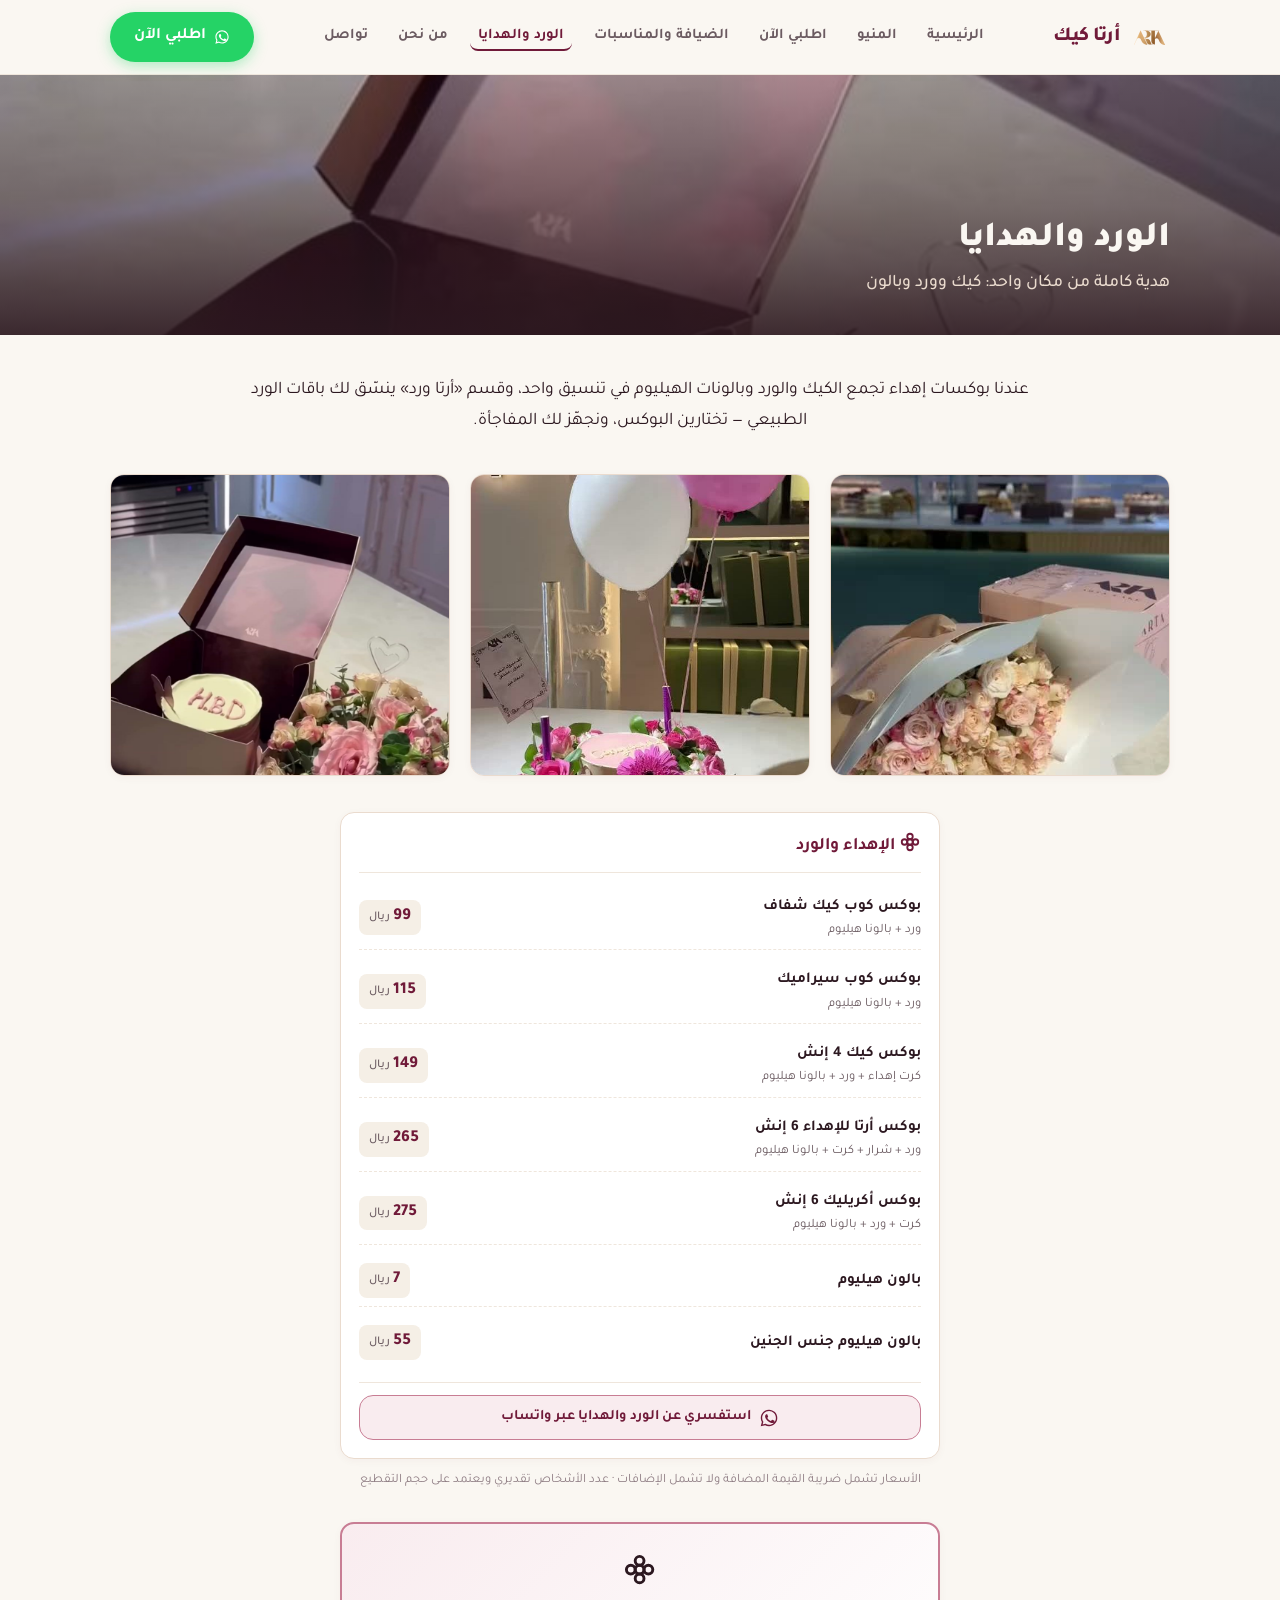
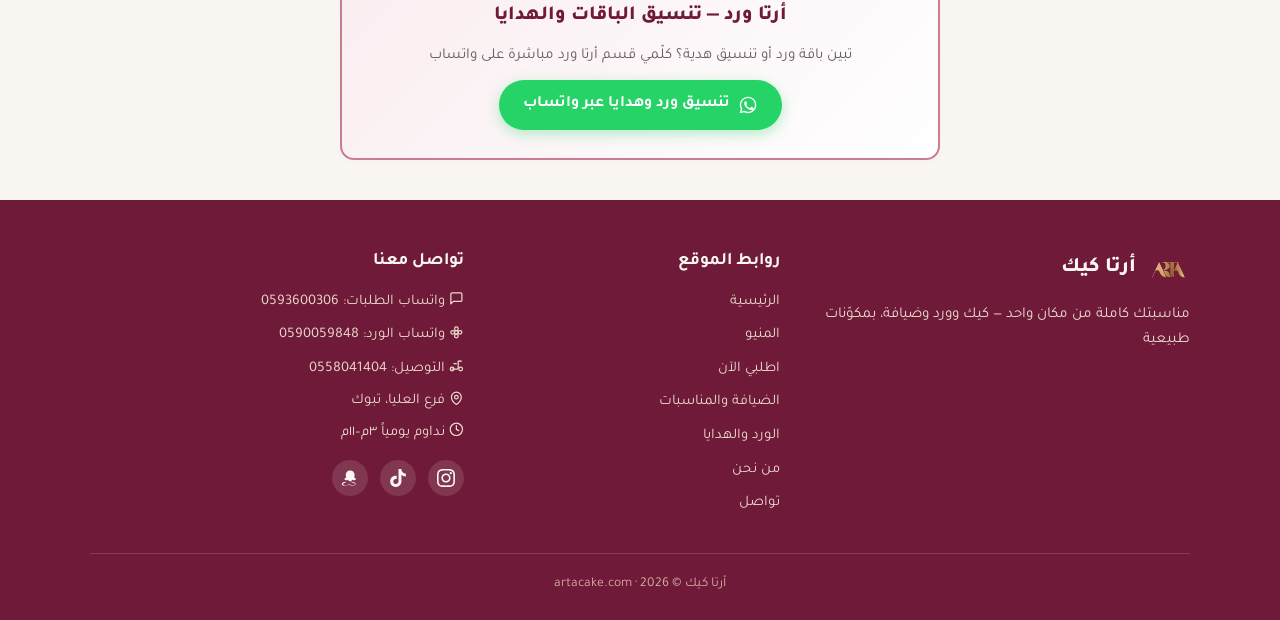
<file: gifts/index.html>
<!DOCTYPE html>
<html lang="ar" dir="rtl">
<head>
  <meta charset="UTF-8">
  <meta name="viewport" content="width=device-width, initial-scale=1.0">
  <title>الورد والهدايا | أرتا كيك</title>
  <meta name="description" content="بوكسات إهداء تجمع الكيك والورد والبالونات، وتنسيق باقات ورد في تبوك عبر قسم أرتا ورد.">
  <link rel="icon" type="image/png" href="/assets/logo.png">

  <!-- Open Graph -->
  <meta property="og:title" content="الورد والهدايا | أرتا كيك">
  <meta property="og:description" content="بوكسات إهداء تجمع الكيك والورد والبالونات، وتنسيق باقات ورد عبر قسم أرتا ورد في تبوك.">
  <meta property="og:image" content="https://artacake.com/assets/photos/gift-box.jpg">
  <meta property="og:url" content="https://artacake.com/gifts/">
  <meta property="og:type" content="website">

  <!-- TikTok Pixel Code Start -->
  <script>
  !function (w, d, t) {
    w.TiktokAnalyticsObject=t;var ttq=w[t]=w[t]||[];ttq.methods=["page","track","identify","instances","debug","on","off","once","ready","alias","group","enableCookie","disableCookie","holdConsent","revokeConsent","grantConsent"],ttq.setAndDefer=function(t,e){t[e]=function(){t.push([e].concat(Array.prototype.slice.call(arguments,0)))}};for(var i=0;i<ttq.methods.length;i++)ttq.setAndDefer(ttq,ttq.methods[i]);ttq.instance=function(t){for(
    var e=ttq._i[t]||[],n=0;n<ttq.methods.length;n++)ttq.setAndDefer(e,ttq.methods[n]);return e},ttq.load=function(e,n){var r="https://analytics.tiktok.com/i18n/pixel/events.js",o=n&&n.partner;ttq._i=ttq._i||{},ttq._i[e]=[],ttq._i[e]._u=r,ttq._t=ttq._t||{},ttq._t[e]=+new Date,ttq._o=ttq._o||{},ttq._o[e]=n||{};n=document.createElement("script")
    ;n.type="text/javascript",n.async=!0,n.src=r+"?sdkid="+e+"&lib="+t;e=document.getElementsByTagName("script")[0];e.parentNode.insertBefore(n,e)};
    ttq.load('DACS3TJC77UES974GK50');
    ttq.page();
  }(window, document, 'ttq');
  </script>
  <!-- TikTok Pixel Code End -->

  <!-- Google tag (gtag.js) -->
  <script async src="https://www.googletagmanager.com/gtag/js?id=AW-18423214890"></script>
  <script>
    window.dataLayer = window.dataLayer || [];
    function gtag(){dataLayer.push(arguments);}
    gtag('js', new Date());
    gtag('config', 'AW-18423214890');
    gtag('config', 'G-7SE7Q16HK9');
  </script>

  <link rel="preconnect" href="https://fonts.googleapis.com">
  <link rel="preconnect" href="https://fonts.gstatic.com" crossorigin>
  <link href="https://fonts.googleapis.com/css2?family=Tajawal:wght@400;500;700;800;900&display=swap" rel="stylesheet">
  <link rel="stylesheet" href="/assets/site.css">
</head>
<body>

  <!-- الترويسة الموحّدة -->
  <header class="site-header">
    <div class="site-header-inner">
      <a href="/" class="site-brand">
        <img src="/assets/logo.png" alt="أرتا كيك" class="site-logo">
        <span class="site-brand-name">أرتا كيك</span>
      </a>

      <nav class="site-nav" aria-label="التنقّل الرئيسي">
        <ul class="site-nav-menu">
          <li><a href="/" class="site-nav-link">الرئيسية</a></li>
          <li><a href="/menu/" class="site-nav-link">المنيو</a></li>
          <li><a href="/order/" class="site-nav-link">اطلبي الآن</a></li>
          <li><a href="/events/" class="site-nav-link">الضيافة والمناسبات</a></li>
          <li><a href="/gifts/" class="site-nav-link">الورد والهدايا</a></li>
          <li><a href="/about/" class="site-nav-link">من نحن</a></li>
          <li><a href="/contact/" class="site-nav-link">تواصل</a></li>
        </ul>
      </nav>

      <div class="site-header-actions">
        <a href="https://wa.me/966593600306?text=%D9%85%D8%B1%D8%AD%D8%A8%D8%A7%D9%8B%20%D8%A3%D8%B1%D8%AA%D8%A7%20%D9%83%D9%8A%D9%83%20%F0%9F%8C%B8%20%D8%A8%D9%8A%D8%A7%D9%86%D8%A7%D8%AA%20%D8%A7%D9%84%D8%AD%D8%AC%D8%B2%3A%0A%D8%A7%D9%84%D9%85%D9%82%D8%A7%D8%B3%3A%0A%D8%A7%D9%84%D9%86%D9%83%D9%87%D8%A9%3A%0A%D8%A7%D9%84%D8%AA%D8%B5%D9%85%D9%8A%D9%85%3A%0A%D8%A7%D9%84%D9%83%D8%AA%D8%A7%D8%A8%D8%A9%3A%0A%D8%A7%D9%84%D9%8A%D9%88%D9%85%20%D9%88%D8%A7%D9%84%D8%AA%D8%A7%D8%B1%D9%8A%D8%AE%20%D9%88%D8%A7%D9%84%D9%88%D9%82%D8%AA%3A%0A%D8%A7%D8%B3%D8%AA%D9%84%D8%A7%D9%85%20%D8%A3%D9%88%20%D8%AA%D9%88%D8%B5%D9%8A%D9%84%3A%0A%D8%A7%D9%84%D8%A7%D8%B3%D9%85%3A%0A%D8%B1%D9%82%D9%85%20%D8%A7%D9%84%D8%AC%D9%88%D8%A7%D9%84%3A" class="site-header-wa btn-wa track-wa-click" target="_blank" rel="noopener noreferrer">
          <svg class="wa-icon" viewBox="0 0 24 24" aria-hidden="true">
            <path fill="currentColor" d="M12.04 2C6.58 2 2.13 6.45 2.13 11.91C2.13 13.66 2.59 15.36 3.45 16.86L2.05 22L7.3 20.62C8.75 21.41 10.38 21.83 12.04 21.83C17.5 21.83 21.95 17.38 21.95 11.92C21.95 9.27 20.92 6.78 19.05 4.91C17.18 3.03 14.69 2 12.04 2M12.05 3.67C14.25 3.67 16.31 4.53 17.87 6.09C19.42 7.65 20.28 9.72 20.28 11.92C20.28 16.46 16.58 20.15 12.04 20.15C10.56 20.15 9.11 19.76 7.85 19L7.55 18.83L4.43 19.65L5.26 16.61L5.06 16.29C4.24 15 3.8 13.47 3.8 11.91C3.81 7.37 7.5 3.67 12.05 3.67M9.05 7.42C8.86 7.42 8.56 7.49 8.3 7.78C8.04 8.07 7.31 8.76 7.31 10.17C7.31 11.58 8.34 12.94 8.48 13.13C8.63 13.32 10.45 16.12 13.24 17.32C13.9 17.61 14.42 17.78 14.82 17.91C15.48 18.12 16.09 18.09 16.56 18.02C17.09 17.94 18.18 17.36 18.41 16.71C18.64 16.07 18.64 15.52 18.57 15.4C18.5 15.29 18.31 15.22 18.03 15.08C17.74 14.94 16.34 14.25 16.08 14.15C15.82 14.06 15.63 14.01 15.44 14.3C15.25 14.59 14.71 15.22 14.55 15.4C14.39 15.59 14.23 15.61 13.94 15.47C13.66 15.33 12.74 15.03 11.64 14.05C10.79 13.29 10.21 12.35 10.05 12.07C9.88 11.78 10.03 11.63 10.18 11.49C10.31 11.36 10.46 11.16 10.61 10.99C10.75 10.82 10.8 10.69 10.89 10.51C10.99 10.32 10.94 10.16 10.87 10.02C10.8 9.88 10.23 8.48 10 7.92C9.77 7.37 9.54 7.45 9.37 7.44C9.21 7.43 9.05 7.42 9.05 7.42Z"/>
          </svg>
          <span>اطلبي الآن</span>
        </a>
        <button class="site-nav-toggle" aria-label="فتح القائمة" aria-expanded="false">
          <span class="nav-toggle-icon"><svg class="icon icon-nav" aria-hidden="true"><use href="/assets/icons.svg#i-menu"></use></svg></span>
        </button>
      </div>
    </div>
  </header>

  <!-- Page Hero -->
  <div class="page-hero">
    <img src="/assets/photos/gift-box.jpg" alt="بوكس إهداء فاخر بالورد والكيك من أرتا كيك" class="page-hero-bg" width="1200" height="500">
    <div class="page-hero-overlay"></div>
    <div class="page-hero-content">
      <h1 class="page-hero-title">الورد والهدايا</h1>
      <p class="page-hero-subtitle">هدية كاملة من مكان واحد: كيك وورد وبالون</p>
    </div>
  </div>

  <!-- محتوى الصفحة -->
  <main>
    <!-- مقدمة -->
    <section class="section">
      <div class="about-story">
        <p class="about-story-p">عندنا بوكسات إهداء تجمع الكيك والورد وبالونات الهيليوم في تنسيق واحد، وقسم «أرتا ورد» ينسّق لك باقات الورد الطبيعي — تختارين البوكس، ونجهّز لك المفاجأة.</p>
      </div>

      <!-- معرض صور الورد والهدايا -->
      <div class="gallery-grid gallery-grid-3" style="margin-bottom: 36px;">
        <div class="gallery-item">
          <img src="/assets/photos/bouquet-4x3.jpg" alt="باقة ورد أنيقة بتغليف أرتا" class="gallery-img" width="400" height="300" loading="lazy">
        </div>
        <div class="gallery-item">
          <img src="/assets/photos/flower-cake-4x3.jpg" alt="كيكة مزينة بالورد وبالونات هيليوم" class="gallery-img" width="400" height="300" loading="lazy">
        </div>
        <div class="gallery-item">
          <img src="/assets/photos/gift-box-4x3.jpg" alt="بوكس إهداء توتي بورد وكيكة" class="gallery-img" width="400" height="300" loading="lazy">
        </div>
      </div>

      <!-- بطاقة أسعار الإهداء والورد -->
      <div class="menu-section price-list" style="max-width: 600px; margin: 0 auto;">
        <div id="menu-cards-container" data-sections="gifts-flowers"></div>
      </div>

      <!-- بطاقة مميزة: أرتا ورد -->
      <div class="gift-feature-card" style="max-width: 600px; margin: 32px auto 0 auto;">
        <svg class="icon" style="font-size: 2.2rem;" aria-hidden="true"><use href="/assets/icons.svg#i-flower"></use></svg>
        <h2 class="gift-feature-title">أرتا ورد — تنسيق الباقات والهدايا</h2>
        <p class="gift-feature-desc">تبين باقة ورد أو تنسيق هدية؟ كلّمي قسم أرتا ورد مباشرة على واتساب</p>
        <a href="https://wa.me/966590059848?text=%D9%85%D8%B1%D8%AD%D8%A8%D8%A7%D9%8B%20%F0%9F%8C%B8%20%D8%A3%D8%A8%D8%BA%D9%89%20%D8%A3%D8%B3%D8%AA%D9%81%D8%B3%D8%B1%20%D8%B9%D9%86%20%D8%AA%D9%86%D8%B3%D9%8A%D9%82%20%D9%88%D8%B1%D8%AF%20%D9%88%D9%87%D8%AF%D8%A7%D9%8A%D8%A7" class="btn-wa track-wa-click" target="_blank" rel="noopener noreferrer">
          <svg class="wa-icon" viewBox="0 0 24 24" aria-hidden="true">
            <path fill="currentColor" d="M12.04 2C6.58 2 2.13 6.45 2.13 11.91C2.13 13.66 2.59 15.36 3.45 16.86L2.05 22L7.3 20.62C8.75 21.41 10.38 21.83 12.04 21.83C17.5 21.83 21.95 17.38 21.95 11.92C21.95 9.27 20.92 6.78 19.05 4.91C17.18 3.03 14.69 2 12.04 2M12.05 3.67C14.25 3.67 16.31 4.53 17.87 6.09C19.42 7.65 20.28 9.72 20.28 11.92C20.28 16.46 16.58 20.15 12.04 20.15C10.56 20.15 9.11 19.76 7.85 19L7.55 18.83L4.43 19.65L5.26 16.61L5.06 16.29C4.24 15 3.8 13.47 3.8 11.91C3.81 7.37 7.5 3.67 12.05 3.67M9.05 7.42C8.86 7.42 8.56 7.49 8.3 7.78C8.04 8.07 7.31 8.76 7.31 10.17C7.31 11.58 8.34 12.94 8.48 13.13C8.63 13.32 10.45 16.12 13.24 17.32C13.9 17.61 14.42 17.78 14.82 17.91C15.48 18.12 16.09 18.09 16.56 18.02C17.09 17.94 18.18 17.36 18.41 16.71C18.64 16.07 18.64 15.52 18.57 15.4C18.5 15.29 18.31 15.22 18.03 15.08C17.74 14.94 16.34 14.25 16.08 14.15C15.82 14.06 15.63 14.01 15.44 14.3C15.25 14.59 14.71 15.22 14.55 15.4C14.39 15.59 14.23 15.61 13.94 15.47C13.66 15.33 12.74 15.03 11.64 14.05C10.79 13.29 10.21 12.35 10.05 12.07C9.88 11.78 10.03 11.63 10.18 11.49C10.31 11.36 10.46 11.16 10.61 10.99C10.75 10.82 10.8 10.69 10.89 10.51C10.99 10.32 10.94 10.16 10.87 10.02C10.8 9.88 10.23 8.48 10.05 7.92C9.77 7.37 9.54 7.45 9.37 7.44C9.21 7.43 9.05 7.42 9.05 7.42Z"/>
          </svg>
          <span>تنسيق ورد وهدايا عبر واتساب</span>
        </a>
      </div>
    </section>
  </main>

  <!-- التذييل الموحّد -->
  <footer class="site-footer">
    <div class="site-footer-inner">
      <div class="footer-col footer-col-brand">
        <div class="footer-brand">
          <img src="/assets/logo.png" alt="أرتا كيك" class="footer-logo">
          <span class="footer-brand-name">أرتا كيك</span>
        </div>
        <p class="footer-tagline">مناسبتك كاملة من مكان واحد — كيك وورد وضيافة، بمكوّنات طبيعية</p>
      </div>

      <div class="footer-col footer-col-links">
        <h3 class="footer-heading">روابط الموقع</h3>
        <ul class="footer-nav">
          <li><a href="/">الرئيسية</a></li>
          <li><a href="/menu/">المنيو</a></li>
          <li><a href="/order/">اطلبي الآن</a></li>
          <li><a href="/events/">الضيافة والمناسبات</a></li>
          <li><a href="/gifts/">الورد والهدايا</a></li>
          <li><a href="/about/">من نحن</a></li>
          <li><a href="/contact/">تواصل</a></li>
        </ul>
      </div>

      <div class="footer-col footer-col-contact">
        <h3 class="footer-heading">تواصل معنا</h3>
        <ul class="footer-contact-list">
          <li>
            <a href="https://wa.me/966593600306" class="footer-contact-link track-wa-click" target="_blank" rel="noopener noreferrer">
              <span><svg class="icon" aria-hidden="true"><use href="/assets/icons.svg#i-chat"></use></svg> واتساب الطلبات: 0593600306</span>
            </a>
          </li>
          <li>
            <a href="https://wa.me/966590059848" class="footer-contact-link track-wa-click" target="_blank" rel="noopener noreferrer">
              <span><svg class="icon" aria-hidden="true"><use href="/assets/icons.svg#i-flower"></use></svg> واتساب الورد: 0590059848</span>
            </a>
          </li>
          <li>
            <a href="tel:0558041404" class="footer-contact-link">
              <span><svg class="icon" aria-hidden="true"><use href="/assets/icons.svg#i-scooter"></use></svg> التوصيل: 0558041404</span>
            </a>
          </li>
          <li class="footer-info-text"><svg class="icon" aria-hidden="true"><use href="/assets/icons.svg#i-pin"></use></svg> فرع العليا، تبوك</li>
          <li class="footer-info-text"><svg class="icon" aria-hidden="true"><use href="/assets/icons.svg#i-clock"></use></svg> نداوم يومياً ٣م–١١م</li>
        </ul>

        <div class="footer-socials">
          <a href="https://www.instagram.com/Arta__Cake" class="social-icon" target="_blank" rel="noopener noreferrer" aria-label="إنستقرام">
            <svg viewBox="0 0 24 24" aria-hidden="true"><path fill="currentColor" d="M12 2.163c3.204 0 3.584.012 4.85.07 3.252.148 4.771 1.691 4.919 4.919.058 1.265.069 1.645.069 4.849 0 3.205-.012 3.584-.069 4.849-.149 3.225-1.664 4.771-4.919 4.919-1.266.058-1.644.07-4.85.07-3.204 0-3.584-.012-4.849-.07-3.26-.149-4.771-1.699-4.919-4.92-.058-1.265-.07-1.644-.07-4.849 0-3.204.013-3.583.07-4.849.149-3.227 1.664-4.771 4.919-4.919 1.266-.057 1.645-.069 4.849-.069zm0-2.163c-3.259 0-3.667.014-4.947.072-4.358.2-6.78 2.618-6.98 6.98-.059 1.281-.073 1.689-.073 4.948 0 3.259.014 3.668.072 4.948.2 4.358 2.618 6.78 6.98 6.98 1.281.058 1.689.072 4.948.072 3.259 0 3.668-.014 4.948-.072 4.354-.2 6.782-2.618 6.979-6.98.059-1.28.073-1.689.073-4.948 0-3.259-.014-3.667-.072-4.947-.196-4.354-2.617-6.78-6.979-6.98-1.281-.059-1.69-.073-4.949-.073zm0 5.838c-3.403 0-6.162 2.759-6.162 6.162s2.759 6.163 6.162 6.163 6.162-2.759 6.162-6.163c0-3.403-2.759-6.162-6.162-6.162zm0 10.162c-2.209 0-4-1.79-4-4 0-2.209 1.791-4 4-4s4 1.791 4 4c0 2.21-1.791 4-4 4zm6.406-11.845c-.796 0-1.441.645-1.441 1.44s.645 1.44 1.441 1.44c.795 0 1.439-.645 1.439-1.44s-.644-1.44-1.439-1.44z"/></svg>
          </a>
          <a href="https://www.tiktok.com/@arta__cake" class="social-icon" target="_blank" rel="noopener noreferrer" aria-label="تيك توك">
            <svg viewBox="0 0 24 24" aria-hidden="true"><path fill="currentColor" d="M12.525.02c1.31-.02 2.61-.01 3.91-.02.08 1.53.63 3.09 1.75 4.17 1.12 1.11 2.7 1.62 4.24 1.79v4.03c-1.44-.05-2.89-.35-4.2-.97-.57-.26-1.1-.59-1.62-.93-.01 2.92.01 5.84-.02 8.75-.08 1.4-.54 2.79-1.35 3.94-1.31 1.92-3.58 3.17-5.91 3.21-1.43.08-2.86-.31-4.08-1.03-2.02-1.19-3.44-3.37-3.65-5.71-.02-.5-.03-1-.01-1.49.18-1.9 1.12-3.72 2.58-4.96 1.66-1.44 3.98-2.13 6.15-1.72.02 1.48-.04 2.96-.04 4.44-.99-.32-2.15-.23-3.02.37-.63.41-1.11 1.04-1.36 1.75-.21.51-.24 1.07-.14 1.61.24 1.64 1.82 2.89 3.5 2.76 1.44-.03 2.73-.97 3.16-2.35.21-.59.27-1.22.27-1.85V.02h-.03z"/></svg>
          </a>
          <a href="https://www.snapchat.com/add/Artacake" class="social-icon" target="_blank" rel="noopener noreferrer" aria-label="سناب شات">
            <svg viewBox="0 0 24 24" aria-hidden="true"><path fill="currentColor" d="M12.21 2c-3.5 0-5.89 2.65-5.89 5.92 0 .84.22 2.07.51 2.86.11.29.07.48-.18.65-.51.35-1.06.73-1.58 1.16-.34.28-.49.6-.45 1.02.05.61.5 1 1.07 1.13 1.13.26 2.21.15 3.32-.22.29-.1.46-.03.58.25.51 1.21 1.35 1.67 2.64 1.67 1.29 0 2.13-.46 2.64-1.67.12-.28.29-.35.58-.25 1.11.37 2.19.48 3.32.22.57-.13 1.02-.52 1.07-1.13.04-.42-.11-.74-.45-1.02-.52-.43-1.07-.81-1.58-1.16-.25-.17-.29-.36-.18-.65.29-.79.51-2.02.51-2.86C18.1 4.65 15.71 2 12.21 2zM5.72 18.23c-.74.23-1.44.5-1.99.9-.6.44-.87 1.05-.73 1.76.15.73.75 1.15 1.62 1.15 1.25 0 2.44-.44 3.65-.83.84-.27 1.67-.41 2.52-.41.85 0 1.68.14 2.52.41 1.21.39 2.4.83 3.65.83.87 0 1.47-.42 1.62-1.15.14-.71-.13-1.32-.73-1.76-.55-.4-1.25-.67-1.99-.9-.53-.16-1.06-.3-1.6-.42-.34-.08-.54-.27-.46-.61.08-.31.3-.43.61-.36.77.17 1.54.38 2.29.61.91.29 1.74.68 2.32 1.37.68.8.7 1.77.06 2.6-.67.86-1.69 1.23-2.78 1.23-1.37 0-2.67-.47-3.97-.89-.67-.22-1.36-.33-2.04-.33-.68 0-1.37.11-2.04.33-1.3.42-2.6.89-3.97.89-1.09 0-2.11-.37-2.78-1.23-.64-.83-.62-1.8.06-2.6.58-.69 1.41-1.08 2.32-1.37.75-.23 1.52-.44 2.29-.61.31-.07.53.05.61.36.08.34-.12.53-.46.61-.54.12-1.07.26-1.6.42z"/></svg>
          </a>
        </div>
      </div>
    </div>

    <div class="footer-bottom">
      <p>أرتا كيك © 2026 · artacake.com</p>
    </div>
  </footer>

  <!-- شريط سفلي لاصق للجوال -->
  <aside class="sticky-bar" aria-label="طلب سريع">
    <div class="sticky-bar-inner">
      <a href="https://wa.me/966593600306?text=%D9%85%D8%B1%D8%AD%D8%A8%D8%A7%D9%8B%20%D8%A3%D8%B1%D8%AA%D8%A7%20%D9%83%D9%8A%D9%83%20%F0%9F%8C%B8%20%D8%A8%D9%8A%D8%A7%D9%86%D8%A7%D8%AA%20%D8%A7%D9%84%D8%AD%D8%AC%D8%B2%3A%0A%D8%A7%D9%84%D9%85%D9%82%D8%A7%D8%B3%3A%0A%D8%A7%D9%84%D9%86%D9%83%D9%87%D8%A9%3A%0A%D8%A7%D9%84%D8%AA%D8%B5%D9%85%D9%8A%D9%85%3A%0A%D8%A7%D9%84%D9%83%D8%AA%D8%A7%D8%A8%D8%A9%3A%0A%D8%A7%D9%84%D9%8A%D9%88%D9%85%20%D9%88%D8%A7%D9%84%D8%AA%D8%A7%D8%B1%D9%8A%D8%AE%20%D9%88%D8%A7%D9%84%D9%88%D9%82%D8%AA%3A%0A%D8%A7%D8%B3%D8%AA%D9%84%D8%A7%D9%85%20%D8%A3%D9%88%20%D8%AA%D9%88%D8%B5%D9%8A%D9%84%3A%0A%D8%A7%D9%84%D8%A7%D8%B3%D9%85%3A%0A%D8%B1%D9%82%D9%85%20%D8%A7%D9%84%D8%AC%D9%88%D8%A7%D9%84%3A" class="wa-sticky-btn track-wa-click" target="_blank" rel="noopener noreferrer">
        <svg class="wa-icon" viewBox="0 0 24 24" aria-hidden="true">
          <path d="M12.04 2C6.58 2 2.13 6.45 2.13 11.91C2.13 13.66 2.59 15.36 3.45 16.86L2.05 22L7.3 20.62C8.75 21.41 10.38 21.83 12.04 21.83C17.5 21.83 21.95 17.38 21.95 11.92C21.95 9.27 20.92 6.78 19.05 4.91C17.18 3.03 14.69 2 12.04 2M12.05 3.67C14.25 3.67 16.31 4.53 17.87 6.09C19.42 7.65 20.28 9.72 20.28 11.92C20.28 16.46 16.58 20.15 12.04 20.15C10.56 20.15 9.11 19.76 7.85 19L7.55 18.83L4.43 19.65L5.26 16.61L5.06 16.29C4.24 15 3.8 13.47 3.8 11.91C3.81 7.37 7.5 3.67 12.05 3.67M9.05 7.42C8.86 7.42 8.56 7.49 8.3 7.78C8.04 8.07 7.31 8.76 7.31 10.17C7.31 11.58 8.34 12.94 8.48 13.13C8.63 13.32 10.45 16.12 13.24 17.32C13.9 17.61 14.42 17.78 14.82 17.91C15.48 18.12 16.09 18.09 16.56 18.02C17.09 17.94 18.18 17.36 18.41 16.71C18.64 16.07 18.64 15.52 18.57 15.4C18.5 15.29 18.31 15.22 18.03 15.08C17.74 14.94 16.34 14.25 16.08 14.15C15.82 14.06 15.63 14.01 15.44 14.3C15.25 14.59 14.71 15.22 14.55 15.4C14.39 15.59 14.23 15.61 13.94 15.47C13.66 15.33 12.74 15.03 11.64 14.05C10.79 13.29 10.21 12.35 10.05 12.07C9.88 11.78 10.03 11.63 10.18 11.49C10.31 11.36 10.46 11.16 10.61 10.99C10.75 10.82 10.8 10.69 10.89 10.51C10.99 10.32 10.94 10.16 10.87 10.02C10.8 9.88 10.23 8.48 10 7.92C9.77 7.37 9.54 7.45 9.37 7.44C9.21 7.43 9.05 7.42 9.05 7.42Z"/>
        </svg>
        <span>اطلبي عبر واتساب</span>
      </a>
    </div>
  </aside>

  <!-- سكربت بيانات المنيو المشترك -->
  <script src="/assets/menu-data.js"></script>

  <!-- سكربت الموقع المشترك -->
  <script src="/assets/site.js"></script>
</body>
</html>
</file>
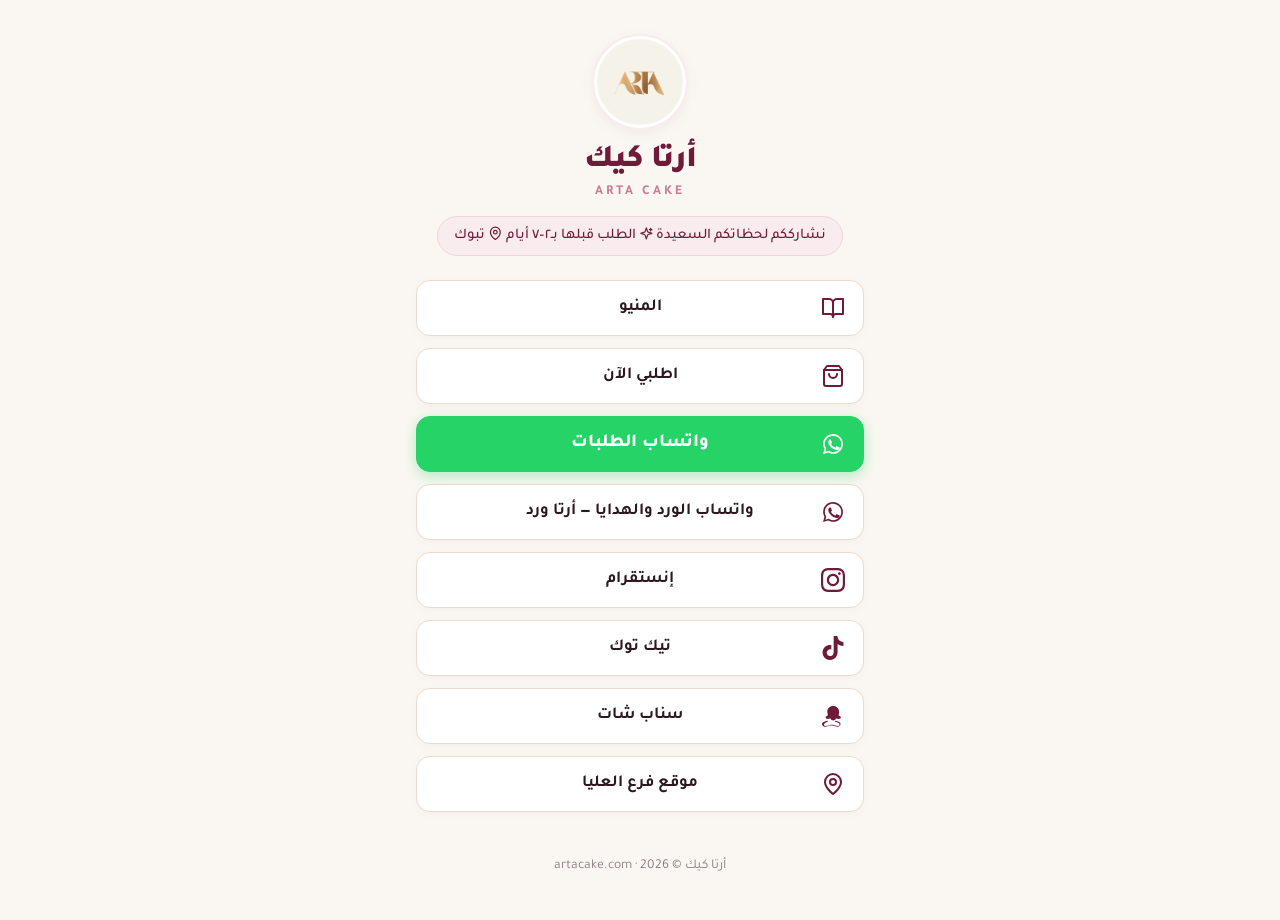
<file: links/index.html>
<!DOCTYPE html>
<html lang="ar" dir="rtl">
<head>
  <meta charset="UTF-8">
  <meta name="viewport" content="width=device-width, initial-scale=1.0">
  <title>أرتا كيك | ARTA CAKE — الروابط</title>

  <!-- TikTok Pixel Code Start -->
  <script>
  !function (w, d, t) {
    w.TiktokAnalyticsObject=t;var ttq=w[t]=w[t]||[];ttq.methods=["page","track","identify","instances","debug","on","off","once","ready","alias","group","enableCookie","disableCookie","holdConsent","revokeConsent","grantConsent"],ttq.setAndDefer=function(t,e){t[e]=function(){t.push([e].concat(Array.prototype.slice.call(arguments,0)))}};for(var i=0;i<ttq.methods.length;i++)ttq.setAndDefer(ttq,ttq.methods[i]);ttq.instance=function(t){for(
  var e=ttq._i[t]||[],n=0;n<ttq.methods.length;n++)ttq.setAndDefer(e,ttq.methods[n]);return e},ttq.load=function(e,n){var r="https://analytics.tiktok.com/i18n/pixel/events.js",o=n&&n.partner;ttq._i=ttq._i||{},ttq._i[e]=[],ttq._i[e]._u=r,ttq._t=ttq._t||{},ttq._t[e]=+new Date,ttq._o=ttq._o||{},ttq._o[e]=n||{};n=document.createElement("script")
  ;n.type="text/javascript",n.async=!0,n.src=r+"?sdkid="+e+"&lib="+t;e=document.getElementsByTagName("script")[0];e.parentNode.insertBefore(n,e)};
    ttq.load('DACS3TJC77UES974GK50');
    ttq.page();
  }(window, document, 'ttq');
  </script>
  <!-- TikTok Pixel Code End -->

  <!-- Google tag (gtag.js) -->
  <script async src="https://www.googletagmanager.com/gtag/js?id=AW-18423214890"></script>
  <script>
    window.dataLayer = window.dataLayer || [];
    function gtag(){dataLayer.push(arguments);}
    gtag('js', new Date());
    gtag('config', 'AW-18423214890');
    gtag('config', 'G-7SE7Q16HK9');
  </script>

  <link rel="preconnect" href="https://fonts.googleapis.com">
  <link rel="preconnect" href="https://fonts.gstatic.com" crossorigin>
  <link href="https://fonts.googleapis.com/css2?family=Tajawal:wght@400;500;700;800;900&display=swap" rel="stylesheet">

  <style>
    :root {
      --bg-cream: #FAF7F2;
      --bg-card: #FFFFFF;
      --bg-subtle: #F5EFE6;
      --primary-berry: #701A39;
      --primary-berry-hover: #5A132C;
      --accent-rose: #C87D94;
      --accent-soft: #F9ECEF;
      --accent-gold: #B88E56;
      --text-main: #2C1820;
      --text-muted: #6B5B61;
      --text-light: #8E7C83;
      --border-color: #EFE6DC;
      --border-card: #EADBCE;
      --wa-green: #25D366;
      --wa-green-hover: #20BA5A;
      --wa-dark: #128C7E;
      --radius-sm: 8px;
      --radius-md: 14px;
      --radius-lg: 20px;
      --radius-full: 9999px;
      --shadow-sm: 0 2px 8px rgba(112, 26, 57, 0.04);
      --shadow-md: 0 4px 16px rgba(112, 26, 57, 0.07);
      --shadow-wa: 0 4px 14px rgba(37, 211, 102, 0.35);
    }

    *, *::before, *::after {
      box-sizing: border-box;
      margin: 0;
      padding: 0;
    }

    body {
      font-family: 'Tajawal', -apple-system, BlinkMacSystemFont, 'Segoe UI', Roboto, Helvetica, Arial, sans-serif;
      background-color: var(--bg-cream);
      color: var(--text-main);
      direction: rtl;
      text-align: right;
      line-height: 1.6;
      -webkit-font-smoothing: antialiased;
      -moz-osx-font-smoothing: grayscale;
      min-height: 100vh;
    }

    .page-wrapper {
      max-width: 480px;
      margin: 0 auto;
      padding: 36px 16px 32px 16px;
      min-height: 100vh;
      display: flex;
      flex-direction: column;
      align-items: center;
      justify-content: flex-start;
      gap: 24px;
    }

    /* 1. ترويسة متوسّطة */
    .header {
      text-align: center;
      width: 100%;
      display: flex;
      flex-direction: column;
      align-items: center;
    }

    .avatar-circle {
      width: 92px;
      height: 92px;
      border-radius: 50%;
      background-color: #F5F2E9;
      border: 3px solid #D6ABA0;
      color: #FFFFFF;
      display: flex;
      align-items: center;
      justify-content: center;
      font-size: 2.1rem;
      font-weight: 900;
      letter-spacing: 1px;
      box-shadow: var(--shadow-md);
      border: 3px solid #FFFFFF;
      outline: 2px solid var(--accent-soft);
      margin-bottom: 14px;
      user-select: none;
    }

    .shop-name {
      font-size: 2rem;
      font-weight: 900;
      color: var(--primary-berry);
      letter-spacing: -0.5px;
      line-height: 1.2;
    }

    .shop-name-latin {
      font-size: 0.85rem;
      font-weight: 700;
      letter-spacing: 3px;
      color: var(--accent-rose);
      margin-top: 2px;
      margin-bottom: 12px;
      text-transform: uppercase;
    }

    .tagline-badge {
      display: inline-block;
      padding: 8px 16px;
      background: var(--accent-soft);
      border: 1px solid #F0D5DD;
      border-radius: var(--radius-full);
      color: var(--primary-berry);
      font-size: 0.92rem;
      font-weight: 500;
      line-height: 1.5;
      text-align: center;
    }

    /* 2. ثمانية أزرار عريضة متساوية */
    .links-list {
      display: flex;
      flex-direction: column;
      gap: 12px;
      width: 100%;
    }

    .link-btn {
      position: relative;
      display: flex;
      align-items: center;
      justify-content: center;
      width: 100%;
      min-height: 56px;
      padding: 14px 20px;
      background-color: var(--bg-card);
      border: 1px solid var(--border-card);
      border-radius: var(--radius-md);
      color: var(--text-main);
      text-decoration: none;
      font-size: 1.05rem;
      font-weight: 700;
      box-shadow: var(--shadow-sm);
      transition: background-color 0.2s ease, border-color 0.2s ease, transform 0.15s ease, box-shadow 0.15s ease;
      cursor: pointer;
    }

    .link-btn:hover, .link-btn:active {
      transform: translateY(-2px);
      box-shadow: var(--shadow-md);
      border-color: var(--accent-rose);
    }

    .link-btn-wa {
      background-color: var(--wa-green);
      color: #FFFFFF;
      border-color: var(--wa-green);
      box-shadow: var(--shadow-wa);
      font-weight: 800;
      font-size: 1.15rem;
    }

    .link-btn-wa:hover, .link-btn-wa:active {
      background-color: var(--wa-green-hover);
      border-color: var(--wa-green-hover);
      transform: translateY(-2px);
    }

    .btn-icon {
      position: absolute;
      right: 18px;
      display: flex;
      align-items: center;
      justify-content: center;
      font-size: 1.35rem;
      line-height: 1;
      width: 24px;
      height: 24px;
      flex-shrink: 0;
      color: var(--primary-berry);
    }

    .link-btn-wa .btn-icon {
      color: #FFFFFF;
    }

    .icon {
      display: inline-block;
      width: 1em;
      height: 1em;
      vertical-align: -0.15em;
      fill: currentColor;
      stroke: currentColor;
      stroke-width: 0;
      flex-shrink: 0;
    }

    .icon-svg {
      width: 24px;
      height: 24px;
      fill: currentColor;
    }

    .btn-text {
      text-align: center;
      padding: 0 32px;
      line-height: 1.4;
    }

    /* 3. تذييل صغير */
    .footer {
      text-align: center;
      padding: 20px 0 10px 0;
      font-size: 0.85rem;
      color: var(--text-light);
      width: 100%;
      margin-top: auto;
    }

    /* 4. إمكانية الوصول وتقليل الحركة */
    a:focus-visible {
      outline: 2px solid var(--primary-berry);
      outline-offset: 3px;
    }

    @media (prefers-reduced-motion: reduce) {
      *,
      *::before,
      *::after {
        animation-duration: 0.01ms !important;
        animation-iteration-count: 1 !important;
        transition-duration: 0.01ms !important;
      }

      .link-btn:hover,
      .link-btn:active,
      .link-btn-wa:hover,
      .link-btn-wa:active {
        transform: none;
      }
    }
  </style>
</head>
<body>
  <main class="page-wrapper">
    <!-- 1. ترويسة متوسّطة -->
    <header class="header">
      <div class="avatar-circle" aria-hidden="true">
        <img src="../assets/logo.png" alt="" width="64" height="64">
      </div>
      <h1 class="shop-name">أرتا كيك</h1>
      <div class="shop-name-latin">ARTA CAKE</div>
      <div class="tagline-badge">
        نشارككم لحظاتكم السعيدة <svg class="icon" aria-hidden="true"><use href="/assets/icons.svg#i-sparkles"></use></svg> الطلب قبلها بـ٢–٧ أيام <svg class="icon" aria-hidden="true"><use href="/assets/icons.svg#i-pin"></use></svg> تبوك
      </div>
    </header>

    <!-- 2. ثمانية أزرار عريضة متساوية -->
    <nav class="links-list" aria-label="روابط أرتا كيك">
      <!-- 1. المنيو -->
      <a href="/menu/" class="link-btn">
        <span class="btn-icon" aria-hidden="true">
          <svg class="icon icon-svg" aria-hidden="true"><use href="/assets/icons.svg#i-menu-book"></use></svg>
        </span>
        <span class="btn-text">المنيو</span>
      </a>

      <!-- 2. اطلبي الآن -->
      <a href="/order/" class="link-btn">
        <span class="btn-icon" aria-hidden="true">
          <svg class="icon icon-svg" aria-hidden="true"><use href="/assets/icons.svg#i-bag"></use></svg>
        </span>
        <span class="btn-text">اطلبي الآن</span>
      </a>

      <!-- 3. واتساب الطلبات -->
      <a href="https://wa.me/966593600306" class="link-btn link-btn-wa track-wa-click" target="_blank" rel="noopener">
        <span class="btn-icon" aria-hidden="true">
          <svg class="icon-svg" viewBox="0 0 24 24" aria-hidden="true">
            <path d="M12.04 2C6.58 2 2.13 6.45 2.13 11.91C2.13 13.66 2.59 15.36 3.45 16.86L2.05 22L7.3 20.62C8.75 21.41 10.38 21.83 12.04 21.83C17.5 21.83 21.95 17.38 21.95 11.92C21.95 9.27 20.92 6.78 19.05 4.91C17.18 3.03 14.69 2 12.04 2M12.05 3.67C14.25 3.67 16.31 4.53 17.87 6.09C19.42 7.65 20.28 9.72 20.28 11.92C20.28 16.46 16.58 20.15 12.04 20.15C10.56 20.15 9.11 19.76 7.85 19L7.55 18.83L4.43 19.65L5.26 16.61L5.06 16.29C4.24 15 3.8 13.47 3.8 11.91C3.81 7.37 7.5 3.67 12.05 3.67M9.05 7.42C8.86 7.42 8.56 7.49 8.3 7.78C8.04 8.07 7.31 8.76 7.31 10.17C7.31 11.58 8.34 12.94 8.48 13.13C8.63 13.32 10.45 16.12 13.24 17.32C13.9 17.61 14.42 17.78 14.82 17.91C15.48 18.12 16.09 18.09 16.56 18.02C17.09 17.94 18.18 17.36 18.41 16.71C18.64 16.07 18.64 15.52 18.57 15.4C18.5 15.29 18.31 15.22 18.03 15.08C17.74 14.94 16.34 14.25 16.08 14.15C15.82 14.06 15.63 14.01 15.44 14.3C15.25 14.59 14.71 15.22 14.55 15.4C14.39 15.59 14.23 15.61 13.94 15.47C13.66 15.33 12.74 15.03 11.64 14.05C10.79 13.29 10.21 12.35 10.05 12.07C9.88 11.78 10.03 11.63 10.18 11.49C10.31 11.36 10.46 11.16 10.61 10.99C10.75 10.82 10.8 10.69 10.89 10.51C10.99 10.32 10.94 10.16 10.87 10.02C10.8 9.88 10.23 8.48 10 7.92C9.77 7.37 9.54 7.45 9.37 7.44C9.21 7.43 9.05 7.42 9.05 7.42Z"/>
          </svg>
        </span>
        <span class="btn-text">واتساب الطلبات</span>
      </a>

      <!-- 4. واتساب الورد والهدايا — أرتا ورد -->
      <a href="https://wa.me/966590059848" class="link-btn track-wa-click" target="_blank" rel="noopener">
        <span class="btn-icon" aria-hidden="true">
          <svg class="icon-svg" viewBox="0 0 24 24" aria-hidden="true">
            <path d="M12.04 2C6.58 2 2.13 6.45 2.13 11.91C2.13 13.66 2.59 15.36 3.45 16.86L2.05 22L7.3 20.62C8.75 21.41 10.38 21.83 12.04 21.83C17.5 21.83 21.95 17.38 21.95 11.92C21.95 9.27 20.92 6.78 19.05 4.91C17.18 3.03 14.69 2 12.04 2M12.05 3.67C14.25 3.67 16.31 4.53 17.87 6.09C19.42 7.65 20.28 9.72 20.28 11.92C20.28 16.46 16.58 20.15 12.04 20.15C10.56 20.15 9.11 19.76 7.85 19L7.55 18.83L4.43 19.65L5.26 16.61L5.06 16.29C4.24 15 3.8 13.47 3.8 11.91C3.81 7.37 7.5 3.67 12.05 3.67M9.05 7.42C8.86 7.42 8.56 7.49 8.3 7.78C8.04 8.07 7.31 8.76 7.31 10.17C7.31 11.58 8.34 12.94 8.48 13.13C8.63 13.32 10.45 16.12 13.24 17.32C13.9 17.61 14.42 17.78 14.82 17.91C15.48 18.12 16.09 18.09 16.56 18.02C17.09 17.94 18.18 17.36 18.41 16.71C18.64 16.07 18.64 15.52 18.57 15.4C18.5 15.29 18.31 15.22 18.03 15.08C17.74 14.94 16.34 14.25 16.08 14.15C15.82 14.06 15.63 14.01 15.44 14.3C15.25 14.59 14.71 15.22 14.55 15.4C14.39 15.59 14.23 15.61 13.94 15.47C13.66 15.33 12.74 15.03 11.64 14.05C10.79 13.29 10.21 12.35 10.05 12.07C9.88 11.78 10.03 11.63 10.18 11.49C10.31 11.36 10.46 11.16 10.61 10.99C10.75 10.82 10.8 10.69 10.89 10.51C10.99 10.32 10.94 10.16 10.87 10.02C10.8 9.88 10.23 8.48 10 7.92C9.77 7.37 9.54 7.45 9.37 7.44C9.21 7.43 9.05 7.42 9.05 7.42Z"/>
          </svg>
        </span>
        <span class="btn-text">واتساب الورد والهدايا — أرتا ورد</span>
      </a>

      <!-- 5. إنستقرام -->
      <a href="https://www.instagram.com/Arta__Cake" class="link-btn" target="_blank" rel="noopener">
        <span class="btn-icon" aria-hidden="true">
          <svg class="icon-svg" viewBox="0 0 24 24" aria-hidden="true">
            <path d="M12 2.163c3.204 0 3.584.012 4.85.07 3.252.148 4.771 1.691 4.919 4.919.058 1.265.069 1.645.069 4.849 0 3.205-.012 3.584-.069 4.849-.149 3.225-1.664 4.771-4.919 4.919-1.266.058-1.644.07-4.85.07-3.204 0-3.584-.012-4.849-.07-3.26-.149-4.771-1.699-4.919-4.92-.058-1.265-.07-1.644-.07-4.849 0-3.204.013-3.583.07-4.849.149-3.227 1.664-4.771 4.919-4.919 1.266-.057 1.645-.069 4.849-.069zm0-2.163c-3.259 0-3.667.014-4.947.072-4.358.2-6.78 2.618-6.98 6.98-.059 1.281-.073 1.689-.073 4.948 0 3.259.014 3.668.072 4.948.2 4.358 2.618 6.78 6.98 6.98 1.281.058 1.689.072 4.948.072 3.259 0 3.668-.014 4.948-.072 4.354-.2 6.782-2.618 6.979-6.98.059-1.28.073-1.689.073-4.948 0-3.259-.014-3.667-.072-4.947-.196-4.354-2.617-6.78-6.979-6.98-1.281-.059-1.69-.073-4.949-.073zm0 5.838c-3.403 0-6.162 2.759-6.162 6.162s2.759 6.163 6.162 6.163 6.162-2.759 6.162-6.163c0-3.403-2.759-6.162-6.162-6.162zm0 10.162c-2.209 0-4-1.79-4-4 0-2.209 1.791-4 4-4s4 1.791 4 4c0 2.21-1.791 4-4 4zm6.406-11.845c-.796 0-1.441.645-1.441 1.44s.645 1.44 1.441 1.44c.795 0 1.439-.645 1.439-1.44s-.644-1.44-1.439-1.44z"/>
          </svg>
        </span>
        <span class="btn-text">إنستقرام</span>
      </a>

      <!-- 6. تيك توك -->
      <a href="https://www.tiktok.com/@arta__cake" class="link-btn" target="_blank" rel="noopener">
        <span class="btn-icon" aria-hidden="true">
          <svg class="icon-svg" viewBox="0 0 24 24" aria-hidden="true">
            <path d="M12.525.02c1.31-.02 2.61-.01 3.91-.02.08 1.53.63 3.09 1.75 4.17 1.12 1.11 2.7 1.62 4.24 1.79v4.03c-1.44-.05-2.89-.35-4.2-.97-.57-.26-1.1-.59-1.62-.93-.01 2.92.01 5.84-.02 8.75-.08 1.4-.54 2.79-1.35 3.94-1.31 1.92-3.58 3.17-5.91 3.21-1.43.08-2.86-.31-4.08-1.03-2.02-1.19-3.44-3.37-3.65-5.71-.02-.5-.03-1-.01-1.49.18-1.9 1.12-3.72 2.58-4.96 1.66-1.44 3.98-2.13 6.15-1.72.02 1.48-.04 2.96-.04 4.44-.99-.32-2.15-.23-3.02.37-.63.41-1.11 1.04-1.36 1.75-.21.51-.24 1.07-.14 1.61.24 1.64 1.82 2.89 3.5 2.76 1.44-.03 2.73-.97 3.16-2.35.21-.59.27-1.22.27-1.85V.02h-.03z"/>
          </svg>
        </span>
        <span class="btn-text">تيك توك</span>
      </a>

      <!-- 7. سناب شات -->
      <a href="https://www.snapchat.com/add/Artacake" class="link-btn" target="_blank" rel="noopener">
        <span class="btn-icon" aria-hidden="true">
          <svg class="icon-svg" viewBox="0 0 24 24" aria-hidden="true">
            <path d="M12.21 2c-3.5 0-5.89 2.65-5.89 5.92 0 .84.22 2.07.51 2.86.11.29.07.48-.18.65-.51.35-1.06.73-1.58 1.16-.34.28-.49.6-.45 1.02.05.61.5 1 1.07 1.13 1.13.26 2.21.15 3.32-.22.29-.1.46-.03.58.25.51 1.21 1.35 1.67 2.64 1.67 1.29 0 2.13-.46 2.64-1.67.12-.28.29-.35.58-.25 1.11.37 2.19.48 3.32.22.57-.13 1.02-.52 1.07-1.13.04-.42-.11-.74-.45-1.02-.52-.43-1.07-.81-1.58-1.16-.25-.17-.29-.36-.18-.65.29-.79.51-2.02.51-2.86C18.1 4.65 15.71 2 12.21 2zM5.72 18.23c-.74.23-1.44.5-1.99.9-.6.44-.87 1.05-.73 1.76.15.73.75 1.15 1.62 1.15 1.25 0 2.44-.44 3.65-.83.84-.27 1.67-.41 2.52-.41.85 0 1.68.14 2.52.41 1.21.39 2.4.83 3.65.83.87 0 1.47-.42 1.62-1.15.14-.71-.13-1.32-.73-1.76-.55-.4-1.25-.67-1.99-.9-.53-.16-1.06-.3-1.6-.42-.34-.08-.54-.27-.46-.61.08-.31.3-.43.61-.36.77.17 1.54.38 2.29.61.91.29 1.74.68 2.32 1.37.68.8.7 1.77.06 2.6-.67.86-1.69 1.23-2.78 1.23-1.37 0-2.67-.47-3.97-.89-.67-.22-1.36-.33-2.04-.33-.68 0-1.37.11-2.04.33-1.3.42-2.6.89-3.97.89-1.09 0-2.11-.37-2.78-1.23-.64-.83-.62-1.8.06-2.6.58-.69 1.41-1.08 2.32-1.37.75-.23 1.52-.44 2.29-.61.31-.07.53.05.61.36.08.34-.12.53-.46.61-.54.12-1.07.26-1.6.42z"/>
          </svg>
        </span>
        <span class="btn-text">سناب شات</span>
      </a>

      <!-- 8. موقع فرع العليا -->
      <a href="https://maps.app.goo.gl/5cHXwJTktdTgEfha7" class="link-btn" target="_blank" rel="noopener">
        <span class="btn-icon" aria-hidden="true">
          <svg class="icon icon-svg" aria-hidden="true"><use href="/assets/icons.svg#i-pin"></use></svg>
        </span>
        <span class="btn-text">موقع فرع العليا</span>
      </a>
    </nav>

    <!-- 3. تذييل صغير -->
    <footer class="footer">
      <p>أرتا كيك © 2026 · artacake.com</p>
    </footer>
  </main>

  <script src="/assets/site.js"></script>
</body>
</html>
</file>
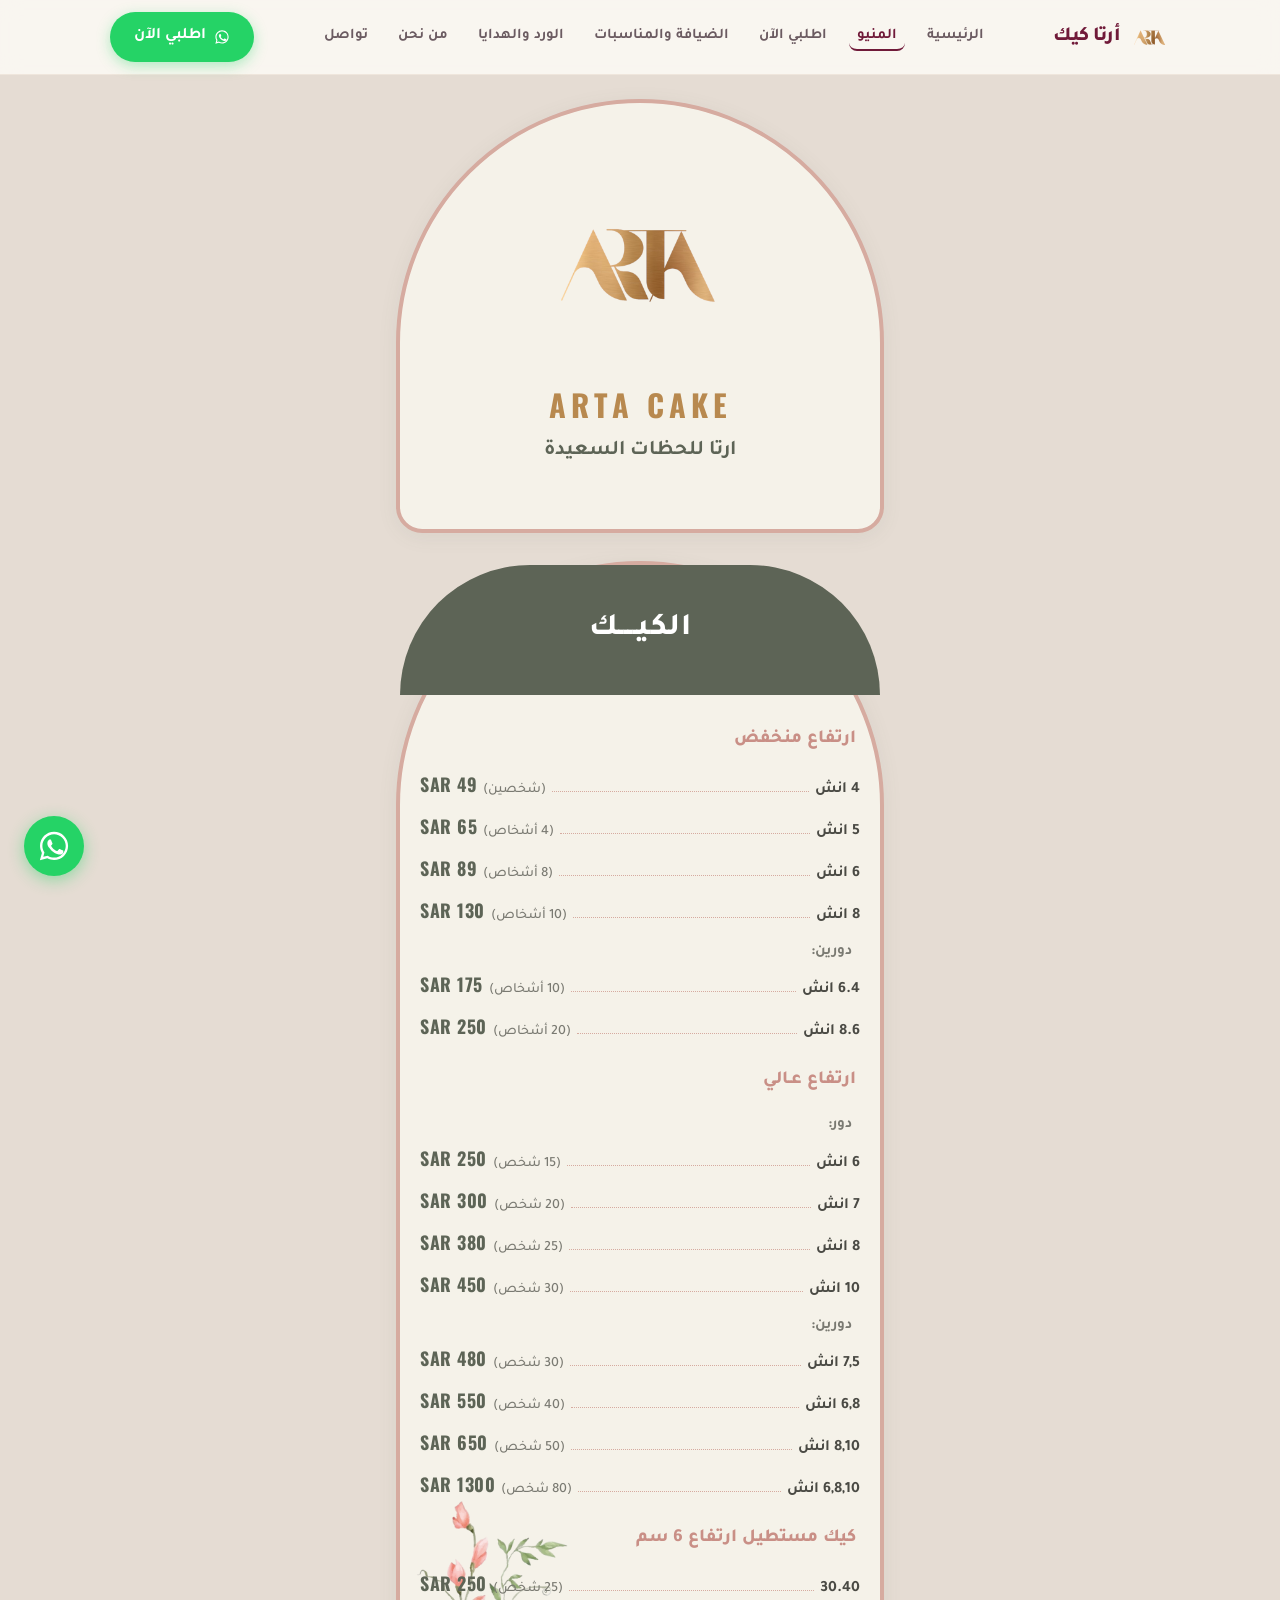
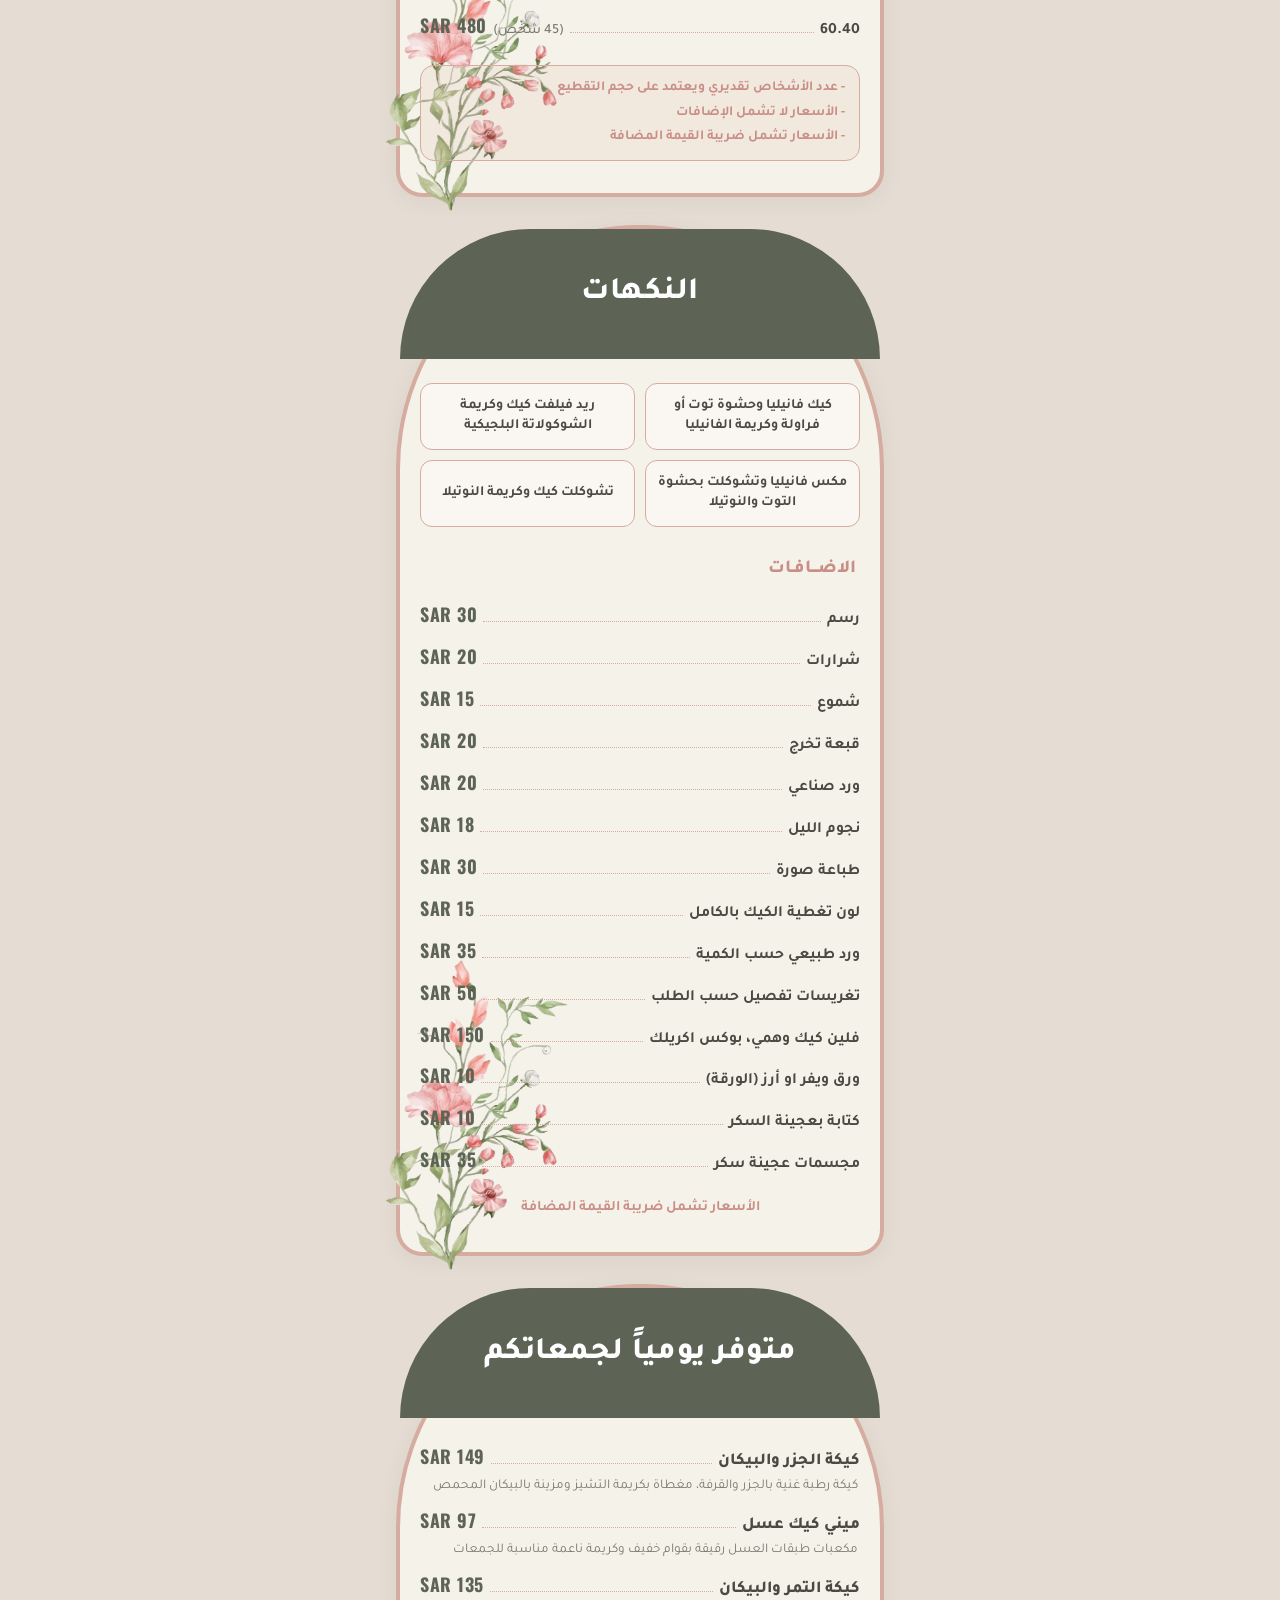
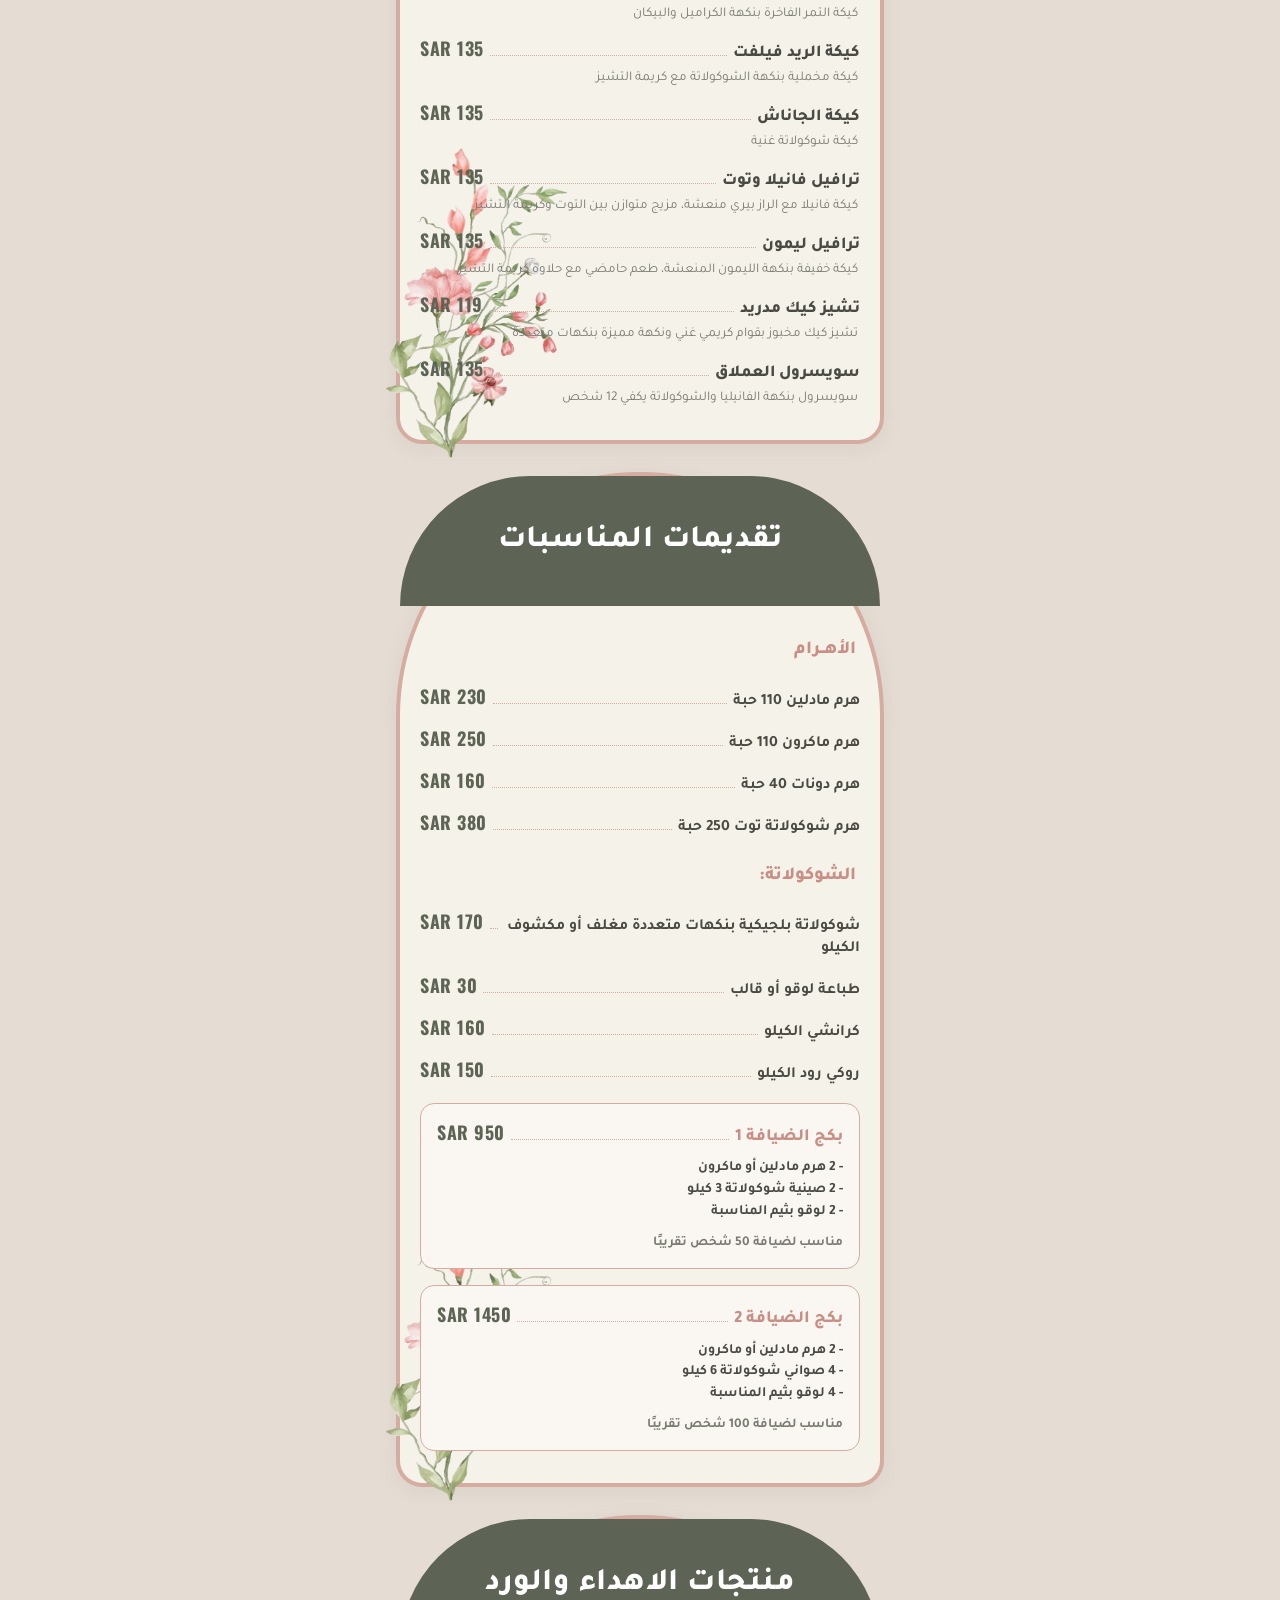
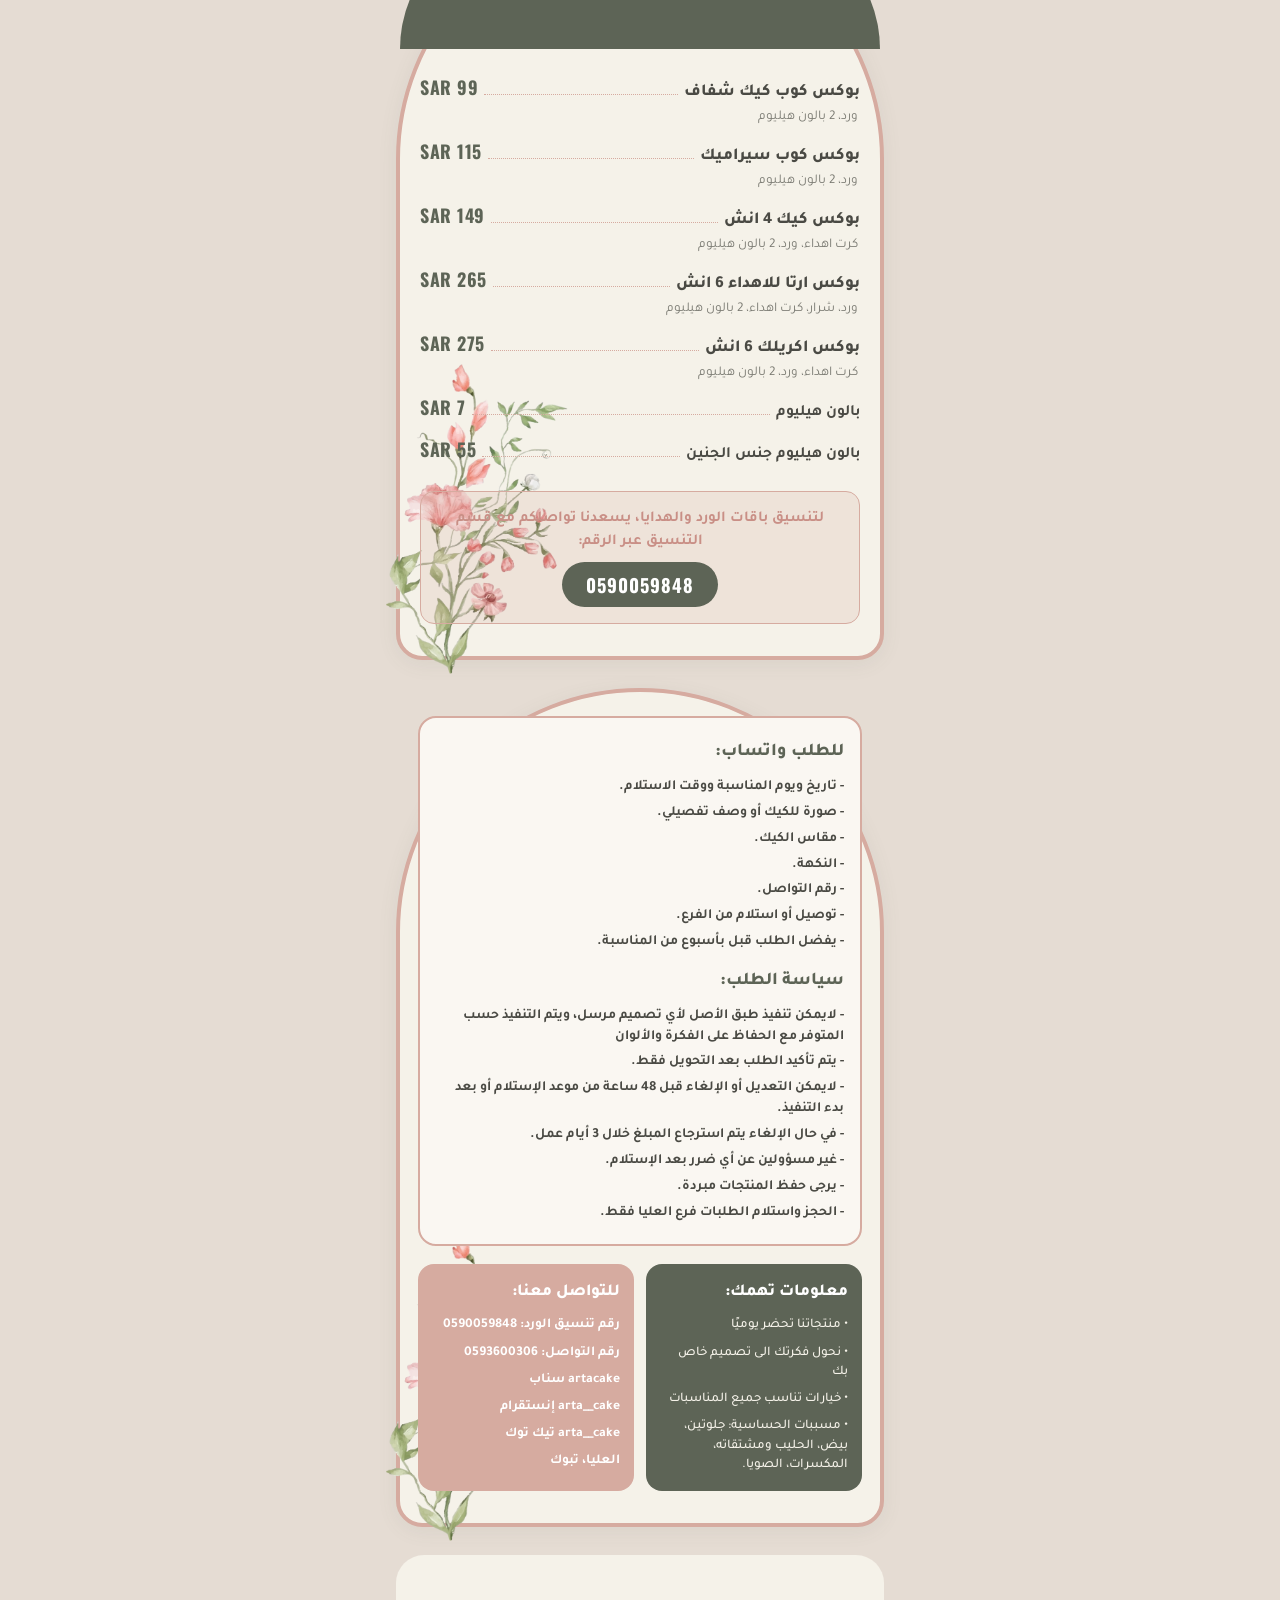
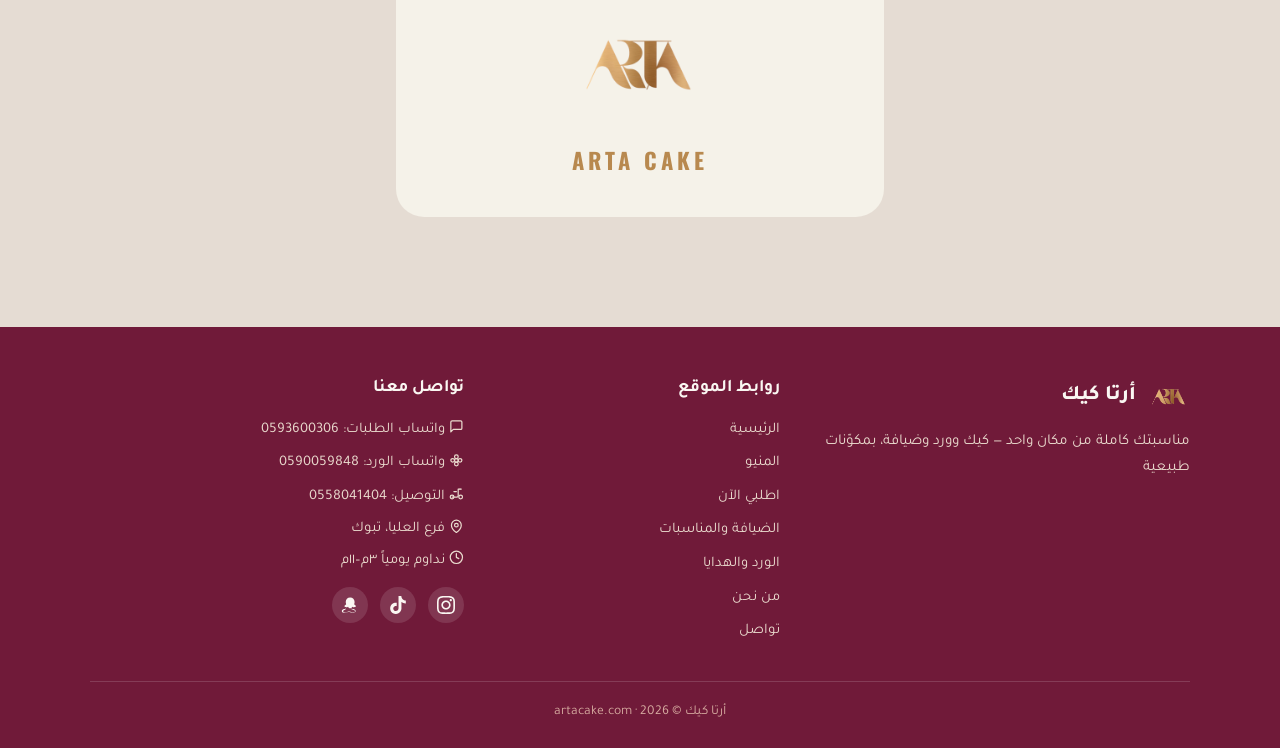
<file: menu/index.html>
<!DOCTYPE html>
<html lang="ar" dir="rtl">
<head>
  <meta charset="UTF-8">
  <meta name="viewport" content="width=device-width, initial-scale=1.0">
  <title>منيو أرتا كيك | ARTA CAKE</title>
  <meta name="description" content="منيو أرتا كيك في تبوك — تصفحي تشكيلة كيك المناسبات، الأهرام، الشوكولاتة، بكجات الضيافة، وتنسيقات الورد والهدايا.">
  <link rel="icon" type="image/png" href="/assets/logo.png">

  <!-- Open Graph -->
  <meta property="og:title" content="منيو أرتا كيك | ARTA CAKE">
  <meta property="og:description" content="منيو أرتا كيك في تبوك — تشكيلة كيك المناسبات والحلويات والضيافة.">
  <meta property="og:image" content="https://artacake.com/assets/logo.png">
  <meta property="og:url" content="https://artacake.com/menu/">
  <meta property="og:type" content="website">


  <!-- TikTok Pixel Code Start -->
  <script>
  !function (w, d, t) {
    w.TiktokAnalyticsObject=t;var ttq=w[t]=w[t]||[];ttq.methods=["page","track","identify","instances","debug","on","off","once","ready","alias","group","enableCookie","disableCookie","holdConsent","revokeConsent","grantConsent"],ttq.setAndDefer=function(t,e){t[e]=function(){t.push([e].concat(Array.prototype.slice.call(arguments,0)))}};for(var i=0;i<ttq.methods.length;i++)ttq.setAndDefer(ttq,ttq.methods[i]);ttq.instance=function(t){for(
  var e=ttq._i[t]||[],n=0;n<ttq.methods.length;n++)ttq.setAndDefer(e,ttq.methods[n]);return e},ttq.load=function(e,n){var r="https://analytics.tiktok.com/i18n/pixel/events.js",o=n&&n.partner;ttq._i=ttq._i||{},ttq._i[e]=[],ttq._i[e]._u=r,ttq._t=ttq._t||{},ttq._t[e]=+new Date,ttq._o=ttq._o||{},ttq._o[e]=n||{};n=document.createElement("script")
  ;n.type="text/javascript",n.async=!0,n.src=r+"?sdkid="+e+"&lib="+t;e=document.getElementsByTagName("script")[0];e.parentNode.insertBefore(n,e)};
    ttq.load('DACS3TJC77UES974GK50');
    ttq.page();
  }(window, document, 'ttq');
  </script>
  <!-- TikTok Pixel Code End -->

  <!-- Google tag (gtag.js) -->
  <script async src="https://www.googletagmanager.com/gtag/js?id=AW-18423214890"></script>
  <script>
    window.dataLayer = window.dataLayer || [];
    function gtag(){dataLayer.push(arguments);}
    gtag('js', new Date());
    gtag('config', 'AW-18423214890');
    gtag('config', 'G-7SE7Q16HK9');
  </script>

  <link rel="preconnect" href="https://fonts.googleapis.com">
  <link rel="preconnect" href="https://fonts.gstatic.com" crossorigin>
  <link href="https://fonts.googleapis.com/css2?family=Oswald:wght@500;600;700&family=Tajawal:wght@400;500;700;800;900&display=swap" rel="stylesheet">

  <link rel="stylesheet" href="/assets/site.css">

  <style>
    :root {
      --bg-outer: #E5DCD3;
      --bg-card: #F5F2E9;
      --bg-box: #FAF7F2;
      --border-pink: #D6ABA0;
      --olive-dark: #5D6456;
      --pink-subhead: #C98F86;
      --gold-brand: #B8894F;
      --text-item: #4A4A44;
      --text-sub: #7A7A72;
      --wa-green: #25D366;
      --card-radius-bottom: 28px;
    }

    *, *::before, *::after {
      box-sizing: border-box;
      margin: 0;
      padding: 0;
    }

    body {
      font-family: 'Tajawal', -apple-system, BlinkMacSystemFont, 'Segoe UI', Roboto, Helvetica, Arial, sans-serif;
      background-color: var(--bg-outer);
      color: var(--text-item);
      direction: rtl;
      text-align: right;
      line-height: 1.6;
      -webkit-font-smoothing: antialiased;
      -moz-osx-font-smoothing: grayscale;
    }

    .page-wrapper {
      max-width: 520px;
      margin: 0 auto;
      padding: 24px 16px 110px 16px;
      display: flex;
      flex-direction: column;
      gap: 28px;
    }

    /* Card Base */
    .menu-card {
      background-color: var(--bg-card);
      border: 4px solid var(--border-pink);
      border-radius: 260px 260px var(--card-radius-bottom) var(--card-radius-bottom);
      position: relative;
      box-shadow: 0 4px 20px rgba(93, 100, 86, 0.08);
      overflow: visible;
    }

    /* Card Content Container */
    .card-content {
      position: relative;
      z-index: 1;
      padding: 24px 20px 32px 20px;
      display: flex;
      flex-direction: column;
      gap: 16px;
    }

    /* Card Header Arch */
    .card-header-arch {
      background-color: var(--olive-dark);
      min-height: 130px;
      border-radius: 254px 254px 0 0;
      display: flex;
      align-items: center;
      justify-content: center;
      padding: 20px 24px;
      text-align: center;
      position: relative;
      z-index: 1;
    }

    .card-header-title {
      color: #FFFFFF;
      font-size: 1.95rem;
      font-weight: 800;
      letter-spacing: 0.5px;
      line-height: 1.2;
    }

    /* Subheadings */
    .subheading {
      color: var(--pink-subhead);
      font-size: 1.15rem;
      font-weight: 800;
      text-align: right;
      padding-right: 4px;
      margin-top: 6px;
    }

    .sub-subhead {
      color: var(--text-sub);
      font-size: 0.95rem;
      font-weight: 700;
      text-align: right;
      padding-right: 8px;
      margin-top: 2px;
      margin-bottom: -4px;
    }

    /* Item Row Layout */
    .items-group {
      display: flex;
      flex-direction: column;
      gap: 10px;
    }

    .menu-item-row {
      display: flex;
      align-items: baseline;
      gap: 6px;
      width: 100%;
    }

    .item-name {
      color: var(--text-item);
      font-weight: 700;
      font-size: 0.98rem;
      line-height: 1.4;
      white-space: normal;
    }

    .item-name-large {
      font-size: 1.05rem;
      font-weight: 800;
    }

    .item-dots {
      flex: 1 1 auto;
      border-bottom: 1.5px dotted var(--border-pink);
      margin-bottom: 5px;
      min-width: 8px;
    }

    .item-serving {
      color: var(--text-sub);
      font-size: 0.88rem;
      font-weight: 500;
      white-space: nowrap;
      flex-shrink: 0;
    }

    .item-price {
      font-family: 'Oswald', sans-serif;
      font-weight: 700;
      font-size: 1.12rem;
      color: var(--olive-dark);
      white-space: nowrap;
      flex-shrink: 0;
      direction: ltr;
      letter-spacing: 0.5px;
    }

    .item-desc-block {
      display: flex;
      flex-direction: column;
      gap: 3px;
    }

    .item-desc {
      color: var(--text-sub);
      font-size: 0.84rem;
      line-height: 1.45;
      padding-right: 2px;
    }

    /* Flower Decoration */
    .card-flower-decor {
      position: absolute;
      bottom: -18px;
      left: -14px;
      width: 38%;
      max-width: 190px;
      pointer-events: none;
      z-index: 0;
      user-select: none;
    }

    /* Note Boxes */
    .pink-note-box {
      background-color: rgba(214, 171, 160, 0.15);
      border: 1.5px solid var(--border-pink);
      border-radius: 14px;
      padding: 12px 14px;
      margin-top: 6px;
      display: flex;
      flex-direction: column;
      gap: 4px;
    }

    .note-line {
      color: var(--pink-subhead);
      font-size: 0.86rem;
      font-weight: 700;
      line-height: 1.5;
    }

    .pink-footer-note {
      color: var(--pink-subhead);
      font-size: 0.9rem;
      font-weight: 700;
      text-align: center;
      margin-top: 4px;
    }

    /* Card 0: Cover */
    .cover-card {
      padding: 60px 20px;
      display: flex;
      flex-direction: column;
      align-items: center;
      justify-content: center;
      text-align: center;
    }

    .cover-logo {
      width: 45%;
      max-width: 210px;
      height: auto;
      margin-bottom: 20px;
    }

    .cover-brand-en {
      font-family: 'Oswald', sans-serif;
      font-size: 1.9rem;
      font-weight: 700;
      color: var(--gold-brand);
      letter-spacing: 5px;
      margin-bottom: 6px;
      text-transform: uppercase;
    }

    .cover-brand-ar {
      font-family: 'Tajawal', sans-serif;
      font-size: 1.3rem;
      font-weight: 700;
      color: var(--olive-dark);
    }

    /* Card 2: Flavors 2x2 */
    .flavors-grid {
      display: grid;
      grid-template-columns: repeat(2, 1fr);
      gap: 10px;
      margin-bottom: 6px;
    }

    .flavor-box {
      background-color: var(--bg-box);
      border: 1.5px solid var(--border-pink);
      border-radius: 12px;
      padding: 12px 10px;
      text-align: center;
      font-size: 0.88rem;
      font-weight: 700;
      color: var(--text-item);
      line-height: 1.45;
      display: flex;
      align-items: center;
      justify-content: center;
      min-height: 64px;
    }

    /* Card 4: Packages */
    .package-card {
      background-color: var(--bg-box);
      border: 1.5px solid var(--border-pink);
      border-radius: 14px;
      padding: 14px 16px;
      display: flex;
      flex-direction: column;
      gap: 6px;
    }

    .package-header {
      display: flex;
      align-items: baseline;
      gap: 6px;
      width: 100%;
    }

    .package-title {
      font-size: 1.08rem;
      font-weight: 800;
      color: var(--pink-subhead);
      white-space: nowrap;
    }

    .package-lines {
      display: flex;
      flex-direction: column;
      gap: 2px;
      margin-top: 2px;
    }

    .package-line {
      font-size: 0.88rem;
      font-weight: 600;
      color: var(--text-item);
      line-height: 1.4;
    }

    .package-footer-note {
      font-size: 0.84rem;
      font-weight: 700;
      color: var(--text-sub);
      margin-top: 4px;
    }

    /* Card 5: Middle Pink WhatsApp Block */
    .coord-block {
      background-color: rgba(214, 171, 160, 0.22);
      border: 1.5px solid var(--border-pink);
      border-radius: 14px;
      padding: 16px 14px;
      text-align: center;
      display: flex;
      flex-direction: column;
      align-items: center;
      gap: 8px;
      margin-top: 8px;
    }

    .coord-text {
      color: var(--pink-subhead);
      font-size: 0.95rem;
      font-weight: 700;
      line-height: 1.5;
    }

    .coord-wa-link {
      display: inline-flex;
      align-items: center;
      justify-content: center;
      background-color: var(--olive-dark);
      color: #FFFFFF;
      text-decoration: none;
      font-family: 'Oswald', sans-serif;
      font-size: 1.15rem;
      font-weight: 700;
      letter-spacing: 1px;
      padding: 8px 24px;
      border-radius: 9999px;
      transition: background-color 0.2s ease, transform 0.15s ease;
    }

    .coord-wa-link:hover {
      background-color: #484e42;
      transform: translateY(-1px);
    }

    /* Card 6: Instructions & Info */
    .card6-content {
      padding: 24px 18px 32px 18px;
      display: flex;
      flex-direction: column;
      gap: 18px;
    }

    .policy-box {
      background-color: var(--bg-box);
      border: 2px solid var(--border-pink);
      border-radius: 18px;
      padding: 20px 16px;
      display: flex;
      flex-direction: column;
      gap: 14px;
    }

    .policy-section-title {
      color: var(--olive-dark);
      font-size: 1.12rem;
      font-weight: 800;
      margin-bottom: -4px;
    }

    .policy-list {
      display: flex;
      flex-direction: column;
      gap: 5px;
    }

    .policy-item {
      font-size: 0.87rem;
      font-weight: 600;
      color: var(--text-item);
      line-height: 1.5;
    }

    .info-contacts-row {
      display: grid;
      grid-template-columns: 1fr 1fr;
      gap: 12px;
    }

    @media (max-width: 480px) {
      .info-contacts-row {
        grid-template-columns: 1fr;
      }
    }

    .info-olive-box {
      background-color: var(--olive-dark);
      color: #FFFFFF;
      border-radius: 16px;
      padding: 16px 14px;
      display: flex;
      flex-direction: column;
      gap: 8px;
    }

    .info-box-title {
      font-size: 1.05rem;
      font-weight: 800;
      color: #FFFFFF;
      margin-bottom: 2px;
    }

    .info-box-line {
      font-size: 0.83rem;
      font-weight: 500;
      color: #F5F2E9;
      line-height: 1.45;
    }

    .contacts-pink-box {
      background-color: var(--border-pink);
      color: #FFFFFF;
      border-radius: 16px;
      padding: 16px 14px;
      display: flex;
      flex-direction: column;
      gap: 8px;
    }

    .contacts-box-title {
      font-size: 1.05rem;
      font-weight: 800;
      color: #FFFFFF;
      margin-bottom: 2px;
    }

    .contact-link {
      color: #FFFFFF;
      text-decoration: none;
      font-size: 0.85rem;
      font-weight: 600;
      line-height: 1.4;
      display: block;
      transition: opacity 0.15s ease;
    }

    .contact-link:hover {
      opacity: 0.85;
      text-decoration: underline;
    }

    /* Card 7: Ending */
    .ending-card {
      background-color: var(--bg-card);
      border: none;
      border-radius: var(--card-radius-bottom);
      padding: 40px 20px;
      display: flex;
      flex-direction: column;
      align-items: center;
      justify-content: center;
      text-align: center;
      box-shadow: none;
    }

    .ending-logo {
      width: 30%;
      max-width: 140px;
      height: auto;
      margin-bottom: 12px;
    }

    .ending-brand-en {
      font-family: 'Oswald', sans-serif;
      font-size: 1.4rem;
      font-weight: 700;
      color: var(--gold-brand);
      letter-spacing: 4px;
      text-transform: uppercase;
    }

    /* Floating WhatsApp Action Button */
    .floating-wa-btn {
      position: fixed;
      bottom: 24px;
      left: 24px;
      width: 60px;
      height: 60px;
      border-radius: 50%;
      background-color: var(--wa-green);
      color: #FFFFFF;
      display: flex;
      align-items: center;
      justify-content: center;
      box-shadow: 0 4px 16px rgba(37, 211, 102, 0.45);
      z-index: 9999;
      transition: transform 0.2s ease, box-shadow 0.2s ease;
      text-decoration: none;
    }

    .floating-wa-btn:hover {
      transform: scale(1.08);
      box-shadow: 0 6px 22px rgba(37, 211, 102, 0.55);
    }

    .floating-wa-btn:active {
      transform: scale(0.96);
    }

    .wa-icon {
      width: 34px;
      height: 34px;
    }

    .floating-wa-btn:focus-visible {
      outline: 2px solid var(--primary-berry);
      outline-offset: 2px;
      box-shadow: 0 0 0 2px var(--bg-cream);
    }

    @media (prefers-reduced-motion: reduce) {
      .coord-wa-link:hover,
      .floating-wa-btn:hover,
      .floating-wa-btn:active {
        transform: none;
      }
    }
  </style>
</head>
<body>

  <!-- الترويسة الموحّدة -->
  <header class="site-header">
    <div class="site-header-inner">
      <a href="/" class="site-brand">
        <img src="/assets/logo.png" alt="أرتا كيك" class="site-logo">
        <span class="site-brand-name">أرتا كيك</span>
      </a>

      <nav class="site-nav" aria-label="التنقّل الرئيسي">
        <ul class="site-nav-menu">
          <li><a href="/" class="site-nav-link">الرئيسية</a></li>
          <li><a href="/menu/" class="site-nav-link">المنيو</a></li>
          <li><a href="/order/" class="site-nav-link">اطلبي الآن</a></li>
          <li><a href="/events/" class="site-nav-link">الضيافة والمناسبات</a></li>
          <li><a href="/gifts/" class="site-nav-link">الورد والهدايا</a></li>
          <li><a href="/about/" class="site-nav-link">من نحن</a></li>
          <li><a href="/contact/" class="site-nav-link">تواصل</a></li>
        </ul>
      </nav>

      <div class="site-header-actions">
        <a href="https://wa.me/966593600306?text=%D9%85%D8%B1%D8%AD%D8%A8%D8%A7%D9%8B%20%D8%A3%D8%B1%D8%AA%D8%A7%20%D9%83%D9%8A%D9%83%20%F0%9F%8C%B8%20%D8%A8%D9%8A%D8%A7%D9%86%D8%A7%D8%AA%20%D8%A7%D9%84%D8%AD%D8%AC%D8%B2%3A%0A%D8%A7%D9%84%D9%85%D9%82%D8%A7%D8%B3%3A%0A%D8%A7%D9%84%D9%86%D9%83%D9%87%D8%A9%3A%0A%D8%A7%D9%84%D8%AA%D8%B5%D9%85%D9%8A%D9%85%3A%0A%D8%A7%D9%84%D9%83%D8%AA%D8%A7%D8%A8%D8%A9%3A%0A%D8%A7%D9%84%D9%8A%D9%88%D9%85%20%D9%88%D8%A7%D9%84%D8%AA%D8%A7%D8%B1%D9%8A%D8%AE%20%D9%88%D8%A7%D9%84%D9%88%D9%82%D8%AA%3A%0A%D8%A7%D8%B3%D8%AA%D9%84%D8%A7%D9%85%20%D8%A3%D9%88%20%D8%AA%D9%88%D8%B5%D9%8A%D9%84%3A%0A%D8%A7%D9%84%D8%A7%D8%B3%D9%85%3A%0A%D8%B1%D9%82%D9%85%20%D8%A7%D9%84%D8%AC%D9%88%D8%A7%D9%84%3A" class="site-header-wa btn-wa track-wa-click" target="_blank" rel="noopener noreferrer">
          <svg class="wa-icon" viewBox="0 0 24 24" aria-hidden="true">
            <path fill="currentColor" d="M12.04 2C6.58 2 2.13 6.45 2.13 11.91C2.13 13.66 2.59 15.36 3.45 16.86L2.05 22L7.3 20.62C8.75 21.41 10.38 21.83 12.04 21.83C17.5 21.83 21.95 17.38 21.95 11.92C21.95 9.27 20.92 6.78 19.05 4.91C17.18 3.03 14.69 2 12.04 2M12.05 3.67C14.25 3.67 16.31 4.53 17.87 6.09C19.42 7.65 20.28 9.72 20.28 11.92C20.28 16.46 16.58 20.15 12.04 20.15C10.56 20.15 9.11 19.76 7.85 19L7.55 18.83L4.43 19.65L5.26 16.61L5.06 16.29C4.24 15 3.8 13.47 3.8 11.91C3.81 7.37 7.5 3.67 12.05 3.67M9.05 7.42C8.86 7.42 8.56 7.49 8.3 7.78C8.04 8.07 7.31 8.76 7.31 10.17C7.31 11.58 8.34 12.94 8.48 13.13C8.63 13.32 10.45 16.12 13.24 17.32C13.9 17.61 14.42 17.78 14.82 17.91C15.48 18.12 16.09 18.09 16.56 18.02C17.09 17.94 18.18 17.36 18.41 16.71C18.64 16.07 18.64 15.52 18.57 15.4C18.5 15.29 18.31 15.22 18.03 15.08C17.74 14.94 16.34 14.25 16.08 14.15C15.82 14.06 15.63 14.01 15.44 14.3C15.25 14.59 14.71 15.22 14.55 15.4C14.39 15.59 14.23 15.61 13.94 15.47C13.66 15.33 12.74 15.03 11.64 14.05C10.79 13.29 10.21 12.35 10.05 12.07C9.88 11.78 10.03 11.63 10.18 11.49C10.31 11.36 10.46 11.16 10.61 10.99C10.75 10.82 10.8 10.69 10.89 10.51C10.99 10.32 10.94 10.16 10.87 10.02C10.8 9.88 10.23 8.48 10 7.92C9.77 7.37 9.54 7.45 9.37 7.44C9.21 7.43 9.05 7.42 9.05 7.42Z"/>
          </svg>
          <span>اطلبي الآن</span>
        </a>
        <button class="site-nav-toggle" aria-label="فتح القائمة" aria-expanded="false">
          <span class="nav-toggle-icon"><svg class="icon icon-nav" aria-hidden="true"><use href="/assets/icons.svg#i-menu"></use></svg></span>
        </button>
      </div>
    </div>
  </header>

  <div class="page-wrapper">

    <!-- بطاقة 0 — الغلاف -->
    <section class="menu-card cover-card" aria-label="غلاف المنيو">
      <img src="../assets/logo.png" alt="شعار أرتا كيك" class="cover-logo">
      <h1 class="cover-brand-en">ARTA CAKE</h1>
      <p class="cover-brand-ar">ارتا للحظات السعيدة</p>
    </section>

    <!-- بطاقة 1 — الكيــــك -->
    <section class="menu-card" aria-label="قسم الكيك">
      <div class="card-header-arch">
        <h2 class="card-header-title">الكيــــك</h2>
      </div>
      <div class="card-content">
        <h3 class="subheading">ارتفاع منخفض</h3>
        <div class="items-group">
          <div class="menu-item-row">
            <span class="item-name">4 انش</span>
            <span class="item-dots"></span>
            <span class="item-serving">(شخصين)</span>
            <span class="item-price">SAR 49</span>
          </div>
          <div class="menu-item-row">
            <span class="item-name">5 انش</span>
            <span class="item-dots"></span>
            <span class="item-serving">(4 أشخاص)</span>
            <span class="item-price">SAR 65</span>
          </div>
          <div class="menu-item-row">
            <span class="item-name">6 انش</span>
            <span class="item-dots"></span>
            <span class="item-serving">(8 أشخاص)</span>
            <span class="item-price">SAR 89</span>
          </div>
          <div class="menu-item-row">
            <span class="item-name">8 انش</span>
            <span class="item-dots"></span>
            <span class="item-serving">(10 أشخاص)</span>
            <span class="item-price">SAR 130</span>
          </div>

          <div class="sub-subhead">دورين:</div>
          <div class="menu-item-row">
            <span class="item-name">6.4 انش</span>
            <span class="item-dots"></span>
            <span class="item-serving">(10 أشخاص)</span>
            <span class="item-price">SAR 175</span>
          </div>
          <div class="menu-item-row">
            <span class="item-name">8.6 انش</span>
            <span class="item-dots"></span>
            <span class="item-serving">(20 أشخاص)</span>
            <span class="item-price">SAR 250</span>
          </div>
        </div>

        <h3 class="subheading">ارتفاع عـالي</h3>
        <div class="items-group">
          <div class="sub-subhead">دور:</div>
          <div class="menu-item-row">
            <span class="item-name">6 انش</span>
            <span class="item-dots"></span>
            <span class="item-serving">(15 شخص)</span>
            <span class="item-price">SAR 250</span>
          </div>
          <div class="menu-item-row">
            <span class="item-name">7 انش</span>
            <span class="item-dots"></span>
            <span class="item-serving">(20 شخص)</span>
            <span class="item-price">SAR 300</span>
          </div>
          <div class="menu-item-row">
            <span class="item-name">8 انش</span>
            <span class="item-dots"></span>
            <span class="item-serving">(25 شخص)</span>
            <span class="item-price">SAR 380</span>
          </div>
          <div class="menu-item-row">
            <span class="item-name">10 انش</span>
            <span class="item-dots"></span>
            <span class="item-serving">(30 شخص)</span>
            <span class="item-price">SAR 450</span>
          </div>

          <div class="sub-subhead">دورين:</div>
          <div class="menu-item-row">
            <span class="item-name">7,5 انش</span>
            <span class="item-dots"></span>
            <span class="item-serving">(30 شخص)</span>
            <span class="item-price">SAR 480</span>
          </div>
          <div class="menu-item-row">
            <span class="item-name">6,8 انش</span>
            <span class="item-dots"></span>
            <span class="item-serving">(40 شخص)</span>
            <span class="item-price">SAR 550</span>
          </div>
          <div class="menu-item-row">
            <span class="item-name">8,10 انش</span>
            <span class="item-dots"></span>
            <span class="item-serving">(50 شخص)</span>
            <span class="item-price">SAR 650</span>
          </div>
          <div class="menu-item-row">
            <span class="item-name">6,8,10 انش</span>
            <span class="item-dots"></span>
            <span class="item-serving">(80 شخص)</span>
            <span class="item-price">SAR 1300</span>
          </div>
        </div>

        <h3 class="subheading">كيك مستطيل ارتفاع 6 سم</h3>
        <div class="items-group">
          <div class="menu-item-row">
            <span class="item-name">30.40</span>
            <span class="item-dots"></span>
            <span class="item-serving">(25 شخص)</span>
            <span class="item-price">SAR 250</span>
          </div>
          <div class="menu-item-row">
            <span class="item-name">60.40</span>
            <span class="item-dots"></span>
            <span class="item-serving">(45 شخص)</span>
            <span class="item-price">SAR 480</span>
          </div>
        </div>

        <div class="pink-note-box">
          <p class="note-line">- عدد الأشخاص تقديري ويعتمد على حجم التقطيع</p>
          <p class="note-line">- الأسعار لا تشمل الإضافات</p>
          <p class="note-line">- الأسعار تشمل ضريبة القيمة المضافة</p>
        </div>
      </div>
      <img src="../assets/flower.png" alt="" class="card-flower-decor" aria-hidden="true">
    </section>

    <!-- بطاقة 2 — النكهات -->
    <section class="menu-card" aria-label="قسم النكهات والإضافات">
      <div class="card-header-arch">
        <h2 class="card-header-title">النكهات</h2>
      </div>
      <div class="card-content">
        <div class="flavors-grid">
          <div class="flavor-box">كيك فانيليا وحشوة توت أو فراولة وكريمة الفانيليا</div>
          <div class="flavor-box">ريد فيلفت كيك وكريمة الشوكولاتة البلجيكية</div>
          <div class="flavor-box">مكس فانيليا وتشوكلت بحشوة التوت والنوتيلا</div>
          <div class="flavor-box">تشوكلت كيك وكريمة النوتيلا</div>
        </div>

        <h3 class="subheading">الاضـــافـات</h3>
        <div class="items-group">
          <div class="menu-item-row">
            <span class="item-name">رسم</span>
            <span class="item-dots"></span>
            <span class="item-price">SAR 30</span>
          </div>
          <div class="menu-item-row">
            <span class="item-name">شرارات</span>
            <span class="item-dots"></span>
            <span class="item-price">SAR 20</span>
          </div>
          <div class="menu-item-row">
            <span class="item-name">شموع</span>
            <span class="item-dots"></span>
            <span class="item-price">SAR 15</span>
          </div>
          <div class="menu-item-row">
            <span class="item-name">قبعة تخرج</span>
            <span class="item-dots"></span>
            <span class="item-price">SAR 20</span>
          </div>
          <div class="menu-item-row">
            <span class="item-name">ورد صناعي</span>
            <span class="item-dots"></span>
            <span class="item-price">SAR 20</span>
          </div>
          <div class="menu-item-row">
            <span class="item-name">نجوم الليل</span>
            <span class="item-dots"></span>
            <span class="item-price">SAR 18</span>
          </div>
          <div class="menu-item-row">
            <span class="item-name">طباعة صورة</span>
            <span class="item-dots"></span>
            <span class="item-price">SAR 30</span>
          </div>
          <div class="menu-item-row">
            <span class="item-name">لون تغطية الكيك بالكامل</span>
            <span class="item-dots"></span>
            <span class="item-price">SAR 15</span>
          </div>
          <div class="menu-item-row">
            <span class="item-name">ورد طبيعي حسب الكمية</span>
            <span class="item-dots"></span>
            <span class="item-price">SAR 35</span>
          </div>
          <div class="menu-item-row">
            <span class="item-name">تغريسات تفصيل حسب الطلب</span>
            <span class="item-dots"></span>
            <span class="item-price">SAR 50</span>
          </div>
          <div class="menu-item-row">
            <span class="item-name">فلين كيك وهمي، بوكس اكريلك</span>
            <span class="item-dots"></span>
            <span class="item-price">SAR 150</span>
          </div>
          <div class="menu-item-row">
            <span class="item-name">ورق ويفر او أرز (الورقة)</span>
            <span class="item-dots"></span>
            <span class="item-price">SAR 10</span>
          </div>
          <div class="menu-item-row">
            <span class="item-name">كتابة بعجينة السكر</span>
            <span class="item-dots"></span>
            <span class="item-price">SAR 10</span>
          </div>
          <div class="menu-item-row">
            <span class="item-name">مجسمات عجينة سكر</span>
            <span class="item-dots"></span>
            <span class="item-price">SAR 35</span>
          </div>
        </div>

        <p class="pink-footer-note">الأسعار تشمل ضريبة القيمة المضافة</p>
      </div>
      <img src="../assets/flower.png" alt="" class="card-flower-decor" aria-hidden="true">
    </section>

    <!-- بطاقة 3 — متوفر يومياً لجمعاتكم -->
    <section class="menu-card" aria-label="قسم متوفر يومياً لجمعاتكم">
      <div class="card-header-arch">
        <h2 class="card-header-title">متوفر يومياً لجمعاتكم</h2>
      </div>
      <div class="card-content">
        <div class="items-group">
          <div class="item-desc-block">
            <div class="menu-item-row">
              <span class="item-name item-name-large">كيكة الجزر والبيكان</span>
              <span class="item-dots"></span>
              <span class="item-price">SAR 149</span>
            </div>
            <p class="item-desc">كيكة رطبة غنية بالجزر والقرفة، مغطاة بكريمة التشيز ومزينة بالبيكان المحمص</p>
          </div>

          <div class="item-desc-block">
            <div class="menu-item-row">
              <span class="item-name item-name-large">ميني كيك عسل</span>
              <span class="item-dots"></span>
              <span class="item-price">SAR 97</span>
            </div>
            <p class="item-desc">مكعبات طبقات العسل رقيقة بقوام خفيف وكريمة ناعمة مناسبة للجمعات</p>
          </div>

          <div class="item-desc-block">
            <div class="menu-item-row">
              <span class="item-name item-name-large">كيكة التمر والبيكان</span>
              <span class="item-dots"></span>
              <span class="item-price">SAR 135</span>
            </div>
            <p class="item-desc">كيكة التمر الفاخرة بنكهة الكراميل والبيكان</p>
          </div>

          <div class="item-desc-block">
            <div class="menu-item-row">
              <span class="item-name item-name-large">كيكة الريد فيلفت</span>
              <span class="item-dots"></span>
              <span class="item-price">SAR 135</span>
            </div>
            <p class="item-desc">كيكة مخملية بنكهة الشوكولاتة مع كريمة التشيز</p>
          </div>

          <div class="item-desc-block">
            <div class="menu-item-row">
              <span class="item-name item-name-large">كيكة الجاناش</span>
              <span class="item-dots"></span>
              <span class="item-price">SAR 135</span>
            </div>
            <p class="item-desc">كيكة شوكولاتة غنية</p>
          </div>

          <div class="item-desc-block">
            <div class="menu-item-row">
              <span class="item-name item-name-large">ترافيل فانيلا وتوت</span>
              <span class="item-dots"></span>
              <span class="item-price">SAR 135</span>
            </div>
            <p class="item-desc">كيكة فانيلا مع الراز بيري منعشة، مزيج متوازن بين التوت وكريمة التشيز</p>
          </div>

          <div class="item-desc-block">
            <div class="menu-item-row">
              <span class="item-name item-name-large">ترافيل ليمون</span>
              <span class="item-dots"></span>
              <span class="item-price">SAR 135</span>
            </div>
            <p class="item-desc">كيكة خفيفة بنكهة الليمون المنعشة، طعم حامضي مع حلاوة كريمة التشيز</p>
          </div>

          <div class="item-desc-block">
            <div class="menu-item-row">
              <span class="item-name item-name-large">تشيز كيك مدريد</span>
              <span class="item-dots"></span>
              <span class="item-price">SAR 119</span>
            </div>
            <p class="item-desc">تشيز كيك مخبوز بقوام كريمي غني ونكهة مميزة بنكهات متعددة</p>
          </div>

          <div class="item-desc-block">
            <div class="menu-item-row">
              <span class="item-name item-name-large">سويسرول العملاق</span>
              <span class="item-dots"></span>
              <span class="item-price">SAR 135</span>
            </div>
            <p class="item-desc">سويسرول بنكهة الفانيليا والشوكولاتة يكفي 12 شخص</p>
          </div>
        </div>
      </div>
      <img src="../assets/flower.png" alt="" class="card-flower-decor" aria-hidden="true">
    </section>

    <!-- بطاقة 4 — تقديمات المناسبات -->
    <section class="menu-card" aria-label="قسم تقديمات المناسبات">
      <div class="card-header-arch">
        <h2 class="card-header-title">تقديمات المناسبات</h2>
      </div>
      <div class="card-content">
        <h3 class="subheading">الأهــرام</h3>
        <div class="items-group">
          <div class="menu-item-row">
            <span class="item-name">هرم مادلين 110 حبة</span>
            <span class="item-dots"></span>
            <span class="item-price">SAR 230</span>
          </div>
          <div class="menu-item-row">
            <span class="item-name">هرم ماكرون 110 حبة</span>
            <span class="item-dots"></span>
            <span class="item-price">SAR 250</span>
          </div>
          <div class="menu-item-row">
            <span class="item-name">هرم دونات 40 حبة</span>
            <span class="item-dots"></span>
            <span class="item-price">SAR 160</span>
          </div>
          <div class="menu-item-row">
            <span class="item-name">هرم شوكولاتة توت 250 حبة</span>
            <span class="item-dots"></span>
            <span class="item-price">SAR 380</span>
          </div>
        </div>

        <h3 class="subheading">الشوكولاتة:</h3>
        <div class="items-group">
          <div class="menu-item-row">
            <span class="item-name">شوكولاتة بلجيكية بنكهات متعددة مغلف أو مكشوف الكيلو</span>
            <span class="item-dots"></span>
            <span class="item-price">SAR 170</span>
          </div>
          <div class="menu-item-row">
            <span class="item-name">طباعة لوقو أو قالب</span>
            <span class="item-dots"></span>
            <span class="item-price">SAR 30</span>
          </div>
          <div class="menu-item-row">
            <span class="item-name">كرانشي الكيلو</span>
            <span class="item-dots"></span>
            <span class="item-price">SAR 160</span>
          </div>
          <div class="menu-item-row">
            <span class="item-name">روكي رود الكيلو</span>
            <span class="item-dots"></span>
            <span class="item-price">SAR 150</span>
          </div>
        </div>

        <div class="package-card">
          <div class="package-header">
            <span class="package-title">بكج الضيافة 1</span>
            <span class="item-dots"></span>
            <span class="item-price">SAR 950</span>
          </div>
          <div class="package-lines">
            <div class="package-line">- 2 هرم مادلين أو ماكرون</div>
            <div class="package-line">- 2 صينية شوكولاتة 3 كيلو</div>
            <div class="package-line">- 2 لوقو بثيم المناسبة</div>
          </div>
          <div class="package-footer-note">مناسب لضيافة 50 شخص تقريبًا</div>
        </div>

        <div class="package-card">
          <div class="package-header">
            <span class="package-title">بكج الضيافة 2</span>
            <span class="item-dots"></span>
            <span class="item-price">SAR 1450</span>
          </div>
          <div class="package-lines">
            <div class="package-line">- 2 هرم مادلين أو ماكرون</div>
            <div class="package-line">- 4 صواني شوكولاتة 6 كيلو</div>
            <div class="package-line">- 4 لوقو بثيم المناسبة</div>
          </div>
          <div class="package-footer-note">مناسب لضيافة 100 شخص تقريبًا</div>
        </div>
      </div>
      <img src="../assets/flower.png" alt="" class="card-flower-decor" aria-hidden="true">
    </section>

    <!-- بطاقة 5 — منتجات الاهداء والورد -->
    <section class="menu-card" aria-label="قسم منتجات الاهداء والورد">
      <div class="card-header-arch">
        <h2 class="card-header-title">منتجات الاهداء والورد</h2>
      </div>
      <div class="card-content">
        <div class="items-group">
          <div class="item-desc-block">
            <div class="menu-item-row">
              <span class="item-name item-name-large">بوكس كوب كيك شفاف</span>
              <span class="item-dots"></span>
              <span class="item-price">SAR 99</span>
            </div>
            <p class="item-desc">ورد، 2 بالون هيليوم</p>
          </div>

          <div class="item-desc-block">
            <div class="menu-item-row">
              <span class="item-name item-name-large">بوكس كوب سيراميك</span>
              <span class="item-dots"></span>
              <span class="item-price">SAR 115</span>
            </div>
            <p class="item-desc">ورد، 2 بالون هيليوم</p>
          </div>

          <div class="item-desc-block">
            <div class="menu-item-row">
              <span class="item-name item-name-large">بوكس كيك 4 انش</span>
              <span class="item-dots"></span>
              <span class="item-price">SAR 149</span>
            </div>
            <p class="item-desc">كرت اهداء، ورد، 2 بالون هيليوم</p>
          </div>

          <div class="item-desc-block">
            <div class="menu-item-row">
              <span class="item-name item-name-large">بوكس ارتا للاهداء 6 انش</span>
              <span class="item-dots"></span>
              <span class="item-price">SAR 265</span>
            </div>
            <p class="item-desc">ورد، شرار، كرت اهداء، 2 بالون هيليوم</p>
          </div>

          <div class="item-desc-block">
            <div class="menu-item-row">
              <span class="item-name item-name-large">بوكس اكريلك 6 انش</span>
              <span class="item-dots"></span>
              <span class="item-price">SAR 275</span>
            </div>
            <p class="item-desc">كرت اهداء، ورد، 2 بالون هيليوم</p>
          </div>

          <div class="menu-item-row">
            <span class="item-name">بالون هيليوم</span>
            <span class="item-dots"></span>
            <span class="item-price">SAR 7</span>
          </div>

          <div class="menu-item-row">
            <span class="item-name">بالون هيليوم جنس الجنين</span>
            <span class="item-dots"></span>
            <span class="item-price">SAR 55</span>
          </div>
        </div>

        <div class="coord-block">
          <p class="coord-text">لتنسيق باقات الورد والهدايا، يسعدنا تواصلكم مع قسم التنسيق عبر الرقم:</p>
          <a href="https://wa.me/966590059848" class="coord-wa-link track-wa-click" target="_blank" rel="noopener noreferrer">0590059848</a>
        </div>
      </div>
      <img src="../assets/flower.png" alt="" class="card-flower-decor" aria-hidden="true">
    </section>

    <!-- بطاقة 6 — تفاصيل وسياسة الطلب والتواصل -->
    <section class="menu-card" aria-label="تفاصيل الطلب وسياسة التعامل">
      <div class="card-content card6-content">
        <div class="policy-box">
          <h3 class="policy-section-title">للطلب واتساب:</h3>
          <div class="policy-list">
            <div class="policy-item">- تاريخ ويوم المناسبة ووقت الاستلام.</div>
            <div class="policy-item">- صورة للكيك أو وصف تفصيلي.</div>
            <div class="policy-item">- مقاس الكيك.</div>
            <div class="policy-item">- النكهة.</div>
            <div class="policy-item">- رقم التواصل.</div>
            <div class="policy-item">- توصيل أو استلام من الفرع.</div>
            <div class="policy-item">- يفضل الطلب قبل بأسبوع من المناسبة.</div>
          </div>

          <h3 class="policy-section-title">سياسة الطلب:</h3>
          <div class="policy-list">
            <div class="policy-item">- لايمكن تنفيذ طبق الأصل لأي تصميم مرسل، ويتم التنفيذ حسب المتوفر مع الحفاظ على الفكرة والألوان</div>
            <div class="policy-item">- يتم تأكيد الطلب بعد التحويل فقط.</div>
            <div class="policy-item">- لايمكن التعديل أو الإلغاء قبل 48 ساعة من موعد الإستلام أو بعد بدء التنفيذ.</div>
            <div class="policy-item">- في حال الإلغاء يتم استرجاع المبلغ خلال 3 أيام عمل.</div>
            <div class="policy-item">- غير مسؤولين عن أي ضرر بعد الإستلام.</div>
            <div class="policy-item">- يرجى حفظ المنتجات مبردة.</div>
            <div class="policy-item">- الحجز واستلام الطلبات فرع العليا فقط.</div>
          </div>
        </div>

        <div class="info-contacts-row">
          <div class="info-olive-box">
            <h4 class="info-box-title">معلومات تهمك:</h4>
            <div class="info-box-line">• منتجاتنا تحضر يوميًا</div>
            <div class="info-box-line">• نحول فكرتك الى تصميم خاص بك</div>
            <div class="info-box-line">• خيارات تناسب جميع المناسبات</div>
            <div class="info-box-line">• مسببات الحساسية: جلوتين، بيض، الحليب ومشتقاته، المكسرات، الصويا.</div>
          </div>

          <div class="contacts-pink-box">
            <h4 class="contacts-box-title">للتواصل معنا:</h4>
            <a href="https://wa.me/966590059848" class="contact-link track-wa-click" target="_blank" rel="noopener noreferrer">رقم تنسيق الورد: 0590059848</a>
            <a href="https://wa.me/966593600306" class="contact-link track-wa-click" target="_blank" rel="noopener noreferrer">رقم التواصل: 0593600306</a>
            <a href="https://www.snapchat.com/add/Artacake" class="contact-link" target="_blank" rel="noopener noreferrer">artacake سناب</a>
            <a href="https://www.instagram.com/Arta__Cake" class="contact-link" target="_blank" rel="noopener noreferrer">arta__cake إنستقرام</a>
            <a href="https://www.tiktok.com/@arta__cake" class="contact-link" target="_blank" rel="noopener noreferrer">arta__cake تيك توك</a>
            <a href="https://maps.app.goo.gl/5cHXwJTktdTgEfha7" class="contact-link" target="_blank" rel="noopener noreferrer">العليا، تبوك</a>
          </div>
        </div>
      </div>
      <img src="../assets/flower.png" alt="" class="card-flower-decor" aria-hidden="true">
    </section>

    <!-- بطاقة 7 — خاتمة -->
    <section class="ending-card" aria-label="خاتمة">
      <img src="../assets/logo.png" alt="ARTA CAKE" class="ending-logo">
      <div class="ending-brand-en">ARTA CAKE</div>
    </section>

  </div>

  <!-- التذييل الموحّد -->
  <footer class="site-footer">
    <div class="site-footer-inner">
      <div class="footer-col footer-col-brand">
        <div class="footer-brand">
          <img src="/assets/logo.png" alt="أرتا كيك" class="footer-logo">
          <span class="footer-brand-name">أرتا كيك</span>
        </div>
        <p class="footer-tagline">مناسبتك كاملة من مكان واحد — كيك وورد وضيافة، بمكوّنات طبيعية</p>
      </div>

      <div class="footer-col footer-col-links">
        <h3 class="footer-heading">روابط الموقع</h3>
        <ul class="footer-nav">
          <li><a href="/">الرئيسية</a></li>
          <li><a href="/menu/">المنيو</a></li>
          <li><a href="/order/">اطلبي الآن</a></li>
          <li><a href="/events/">الضيافة والمناسبات</a></li>
          <li><a href="/gifts/">الورد والهدايا</a></li>
          <li><a href="/about/">من نحن</a></li>
          <li><a href="/contact/">تواصل</a></li>
        </ul>
      </div>

      <div class="footer-col footer-col-contact">
        <h3 class="footer-heading">تواصل معنا</h3>
        <ul class="footer-contact-list">
          <li>
            <a href="https://wa.me/966593600306" class="footer-contact-link track-wa-click" target="_blank" rel="noopener noreferrer">
              <span><svg class="icon" aria-hidden="true"><use href="/assets/icons.svg#i-chat"></use></svg> واتساب الطلبات: 0593600306</span>
            </a>
          </li>
          <li>
            <a href="https://wa.me/966590059848" class="footer-contact-link track-wa-click" target="_blank" rel="noopener noreferrer">
              <span><svg class="icon" aria-hidden="true"><use href="/assets/icons.svg#i-flower"></use></svg> واتساب الورد: 0590059848</span>
            </a>
          </li>
          <li>
            <a href="tel:0558041404" class="footer-contact-link">
              <span><svg class="icon" aria-hidden="true"><use href="/assets/icons.svg#i-scooter"></use></svg> التوصيل: 0558041404</span>
            </a>
          </li>
          <li class="footer-info-text"><svg class="icon" aria-hidden="true"><use href="/assets/icons.svg#i-pin"></use></svg> فرع العليا، تبوك</li>
          <li class="footer-info-text"><svg class="icon" aria-hidden="true"><use href="/assets/icons.svg#i-clock"></use></svg> نداوم يومياً ٣م–١١م</li>
        </ul>

        <div class="footer-socials">
          <a href="https://www.instagram.com/Arta__Cake" class="social-icon" target="_blank" rel="noopener noreferrer" aria-label="إنستقرام">
            <svg viewBox="0 0 24 24" aria-hidden="true"><path fill="currentColor" d="M12 2.163c3.204 0 3.584.012 4.85.07 3.252.148 4.771 1.691 4.919 4.919.058 1.265.069 1.645.069 4.849 0 3.205-.012 3.584-.069 4.849-.149 3.225-1.664 4.771-4.919 4.919-1.266.058-1.644.07-4.85.07-3.204 0-3.584-.012-4.849-.07-3.26-.149-4.771-1.699-4.919-4.92-.058-1.265-.07-1.644-.07-4.849 0-3.204.013-3.583.07-4.849.149-3.227 1.664-4.771 4.919-4.919 1.266-.057 1.645-.069 4.849-.069zm0-2.163c-3.259 0-3.667.014-4.947.072-4.358.2-6.78 2.618-6.98 6.98-.059 1.281-.073 1.689-.073 4.948 0 3.259.014 3.668.072 4.948.2 4.358 2.618 6.78 6.98 6.98 1.281.058 1.689.072 4.948.072 3.259 0 3.668-.014 4.948-.072 4.354-.2 6.782-2.618 6.979-6.98.059-1.28.073-1.689.073-4.948 0-3.259-.014-3.667-.072-4.947-.196-4.354-2.617-6.78-6.979-6.98-1.281-.059-1.69-.073-4.949-.073zm0 5.838c-3.403 0-6.162 2.759-6.162 6.162s2.759 6.163 6.162 6.163 6.162-2.759 6.162-6.163c0-3.403-2.759-6.162-6.162-6.162zm0 10.162c-2.209 0-4-1.79-4-4 0-2.209 1.791-4 4-4s4 1.791 4 4c0 2.21-1.791 4-4 4zm6.406-11.845c-.796 0-1.441.645-1.441 1.44s.645 1.44 1.441 1.44c.795 0 1.439-.645 1.439-1.44s-.644-1.44-1.439-1.44z"/></svg>
          </a>
          <a href="https://www.tiktok.com/@arta__cake" class="social-icon" target="_blank" rel="noopener noreferrer" aria-label="تيك توك">
            <svg viewBox="0 0 24 24" aria-hidden="true"><path fill="currentColor" d="M12.525.02c1.31-.02 2.61-.01 3.91-.02.08 1.53.63 3.09 1.75 4.17 1.12 1.11 2.7 1.62 4.24 1.79v4.03c-1.44-.05-2.89-.35-4.2-.97-.57-.26-1.1-.59-1.62-.93-.01 2.92.01 5.84-.02 8.75-.08 1.4-.54 2.79-1.35 3.94-1.31 1.92-3.58 3.17-5.91 3.21-1.43.08-2.86-.31-4.08-1.03-2.02-1.19-3.44-3.37-3.65-5.71-.02-.5-.03-1-.01-1.49.18-1.9 1.12-3.72 2.58-4.96 1.66-1.44 3.98-2.13 6.15-1.72.02 1.48-.04 2.96-.04 4.44-.99-.32-2.15-.23-3.02.37-.63.41-1.11 1.04-1.36 1.75-.21.51-.24 1.07-.14 1.61.24 1.64 1.82 2.89 3.5 2.76 1.44-.03 2.73-.97 3.16-2.35.21-.59.27-1.22.27-1.85V.02h-.03z"/></svg>
          </a>
          <a href="https://www.snapchat.com/add/Artacake" class="social-icon" target="_blank" rel="noopener noreferrer" aria-label="سناب شات">
            <svg viewBox="0 0 24 24" aria-hidden="true"><path fill="currentColor" d="M12.21 2c-3.5 0-5.89 2.65-5.89 5.92 0 .84.22 2.07.51 2.86.11.29.07.48-.18.65-.51.35-1.06.73-1.58 1.16-.34.28-.49.6-.45 1.02.05.61.5 1 1.07 1.13 1.13.26 2.21.15 3.32-.22.29-.1.46-.03.58.25.51 1.21 1.35 1.67 2.64 1.67 1.29 0 2.13-.46 2.64-1.67.12-.28.29-.35.58-.25 1.11.37 2.19.48 3.32.22.57-.13 1.02-.52 1.07-1.13.04-.42-.11-.74-.45-1.02-.52-.43-1.07-.81-1.58-1.16-.25-.17-.29-.36-.18-.65.29-.79.51-2.02.51-2.86C18.1 4.65 15.71 2 12.21 2zM5.72 18.23c-.74.23-1.44.5-1.99.9-.6.44-.87 1.05-.73 1.76.15.73.75 1.15 1.62 1.15 1.25 0 2.44-.44 3.65-.83.84-.27 1.67-.41 2.52-.41.85 0 1.68.14 2.52.41 1.21.39 2.4.83 3.65.83.87 0 1.47-.42 1.62-1.15.14-.71-.13-1.32-.73-1.76-.55-.4-1.25-.67-1.99-.9-.53-.16-1.06-.3-1.6-.42-.34-.08-.54-.27-.46-.61.08-.31.3-.43.61-.36.77.17 1.54.38 2.29.61.91.29 1.74.68 2.32 1.37.68.8.7 1.77.06 2.6-.67.86-1.69 1.23-2.78 1.23-1.37 0-2.67-.47-3.97-.89-.67-.22-1.36-.33-2.04-.33-.68 0-1.37.11-2.04.33-1.3.42-2.6.89-3.97.89-1.09 0-2.11-.37-2.78-1.23-.64-.83-.62-1.8.06-2.6.58-.69 1.41-1.08 2.32-1.37.75-.23 1.52-.44 2.29-.61.31-.07.53.05.61.36.08.34-.12.53-.46.61-.54.12-1.07.26-1.6.42z"/></svg>
          </a>
        </div>
      </div>
    </div>

    <div class="footer-bottom">
      <p>أرتا كيك © 2026 · artacake.com</p>
    </div>
  </footer>

  <!-- زر عائم ثابت للواتساب -->
  <a href="https://wa.me/966593600306?text=%D9%85%D8%B1%D8%AD%D8%A8%D8%A7%D9%8B%20%D8%A3%D8%B1%D8%AA%D8%A7%20%D9%83%D9%8A%D9%83%20%F0%9F%8C%B8%20%D8%A3%D8%A8%D8%BA%D9%89%20%D8%A3%D8%B7%D9%84%D8%A8%20%D9%85%D9%86%20%D8%A7%D9%84%D9%85%D9%86%D9%8A%D9%88" class="floating-wa-btn track-wa-click" target="_blank" rel="noopener noreferrer" aria-label="تواصل معنا عبر واتساب">
    <svg class="wa-icon" viewBox="0 0 24 24" aria-hidden="true">
      <path fill="currentColor" d="M12.04 2C6.58 2 2.13 6.45 2.13 11.91C2.13 13.66 2.59 15.36 3.45 16.86L2.05 22L7.3 20.62C8.75 21.41 10.38 21.83 12.04 21.83C17.5 21.83 21.95 17.38 21.95 11.92C21.95 9.27 20.92 6.78 19.05 4.91C17.18 3.03 14.69 2 12.04 2M12.05 3.67C14.25 3.67 16.31 4.53 17.87 6.09C19.42 7.65 20.28 9.72 20.28 11.92C20.28 16.46 16.58 20.15 12.04 20.15C10.56 20.15 9.11 19.76 7.85 19L7.55 18.83L4.43 19.65L5.26 16.61L5.06 16.29C4.24 15 3.8 13.47 3.8 11.91C3.81 7.37 7.5 3.67 12.05 3.67M9.05 7.42C8.86 7.42 8.56 7.49 8.3 7.78C8.04 8.07 7.31 8.76 7.31 10.17C7.31 11.58 8.34 12.94 8.48 13.13C8.63 13.32 10.45 16.12 13.24 17.32C13.9 17.61 14.42 17.78 14.82 17.91C15.48 18.12 16.09 18.09 16.56 18.02C17.09 17.94 18.18 17.36 18.41 16.71C18.64 16.07 18.64 15.52 18.57 15.4C18.5 15.29 18.31 15.22 18.03 15.08C17.74 14.94 16.34 14.25 16.08 14.15C15.82 14.06 15.63 14.01 15.44 14.3C15.25 14.59 14.71 15.22 14.55 15.4C14.39 15.59 14.23 15.61 13.94 15.47C13.66 15.33 12.74 15.03 11.64 14.05C10.79 13.29 10.21 12.35 10.05 12.07C9.88 11.78 10.03 11.63 10.18 11.49C10.31 11.36 10.46 11.16 10.61 10.99C10.75 10.82 10.8 10.69 10.89 10.51C10.99 10.32 10.94 10.16 10.87 10.02C10.8 9.88 10.23 8.48 10 7.92C9.77 7.37 9.54 7.45 9.37 7.44C9.21 7.43 9.05 7.42 9.05 7.42Z"/>
    </svg>
  </a>

  <script src="/assets/site.js"></script>
</body>
</html>
</file>
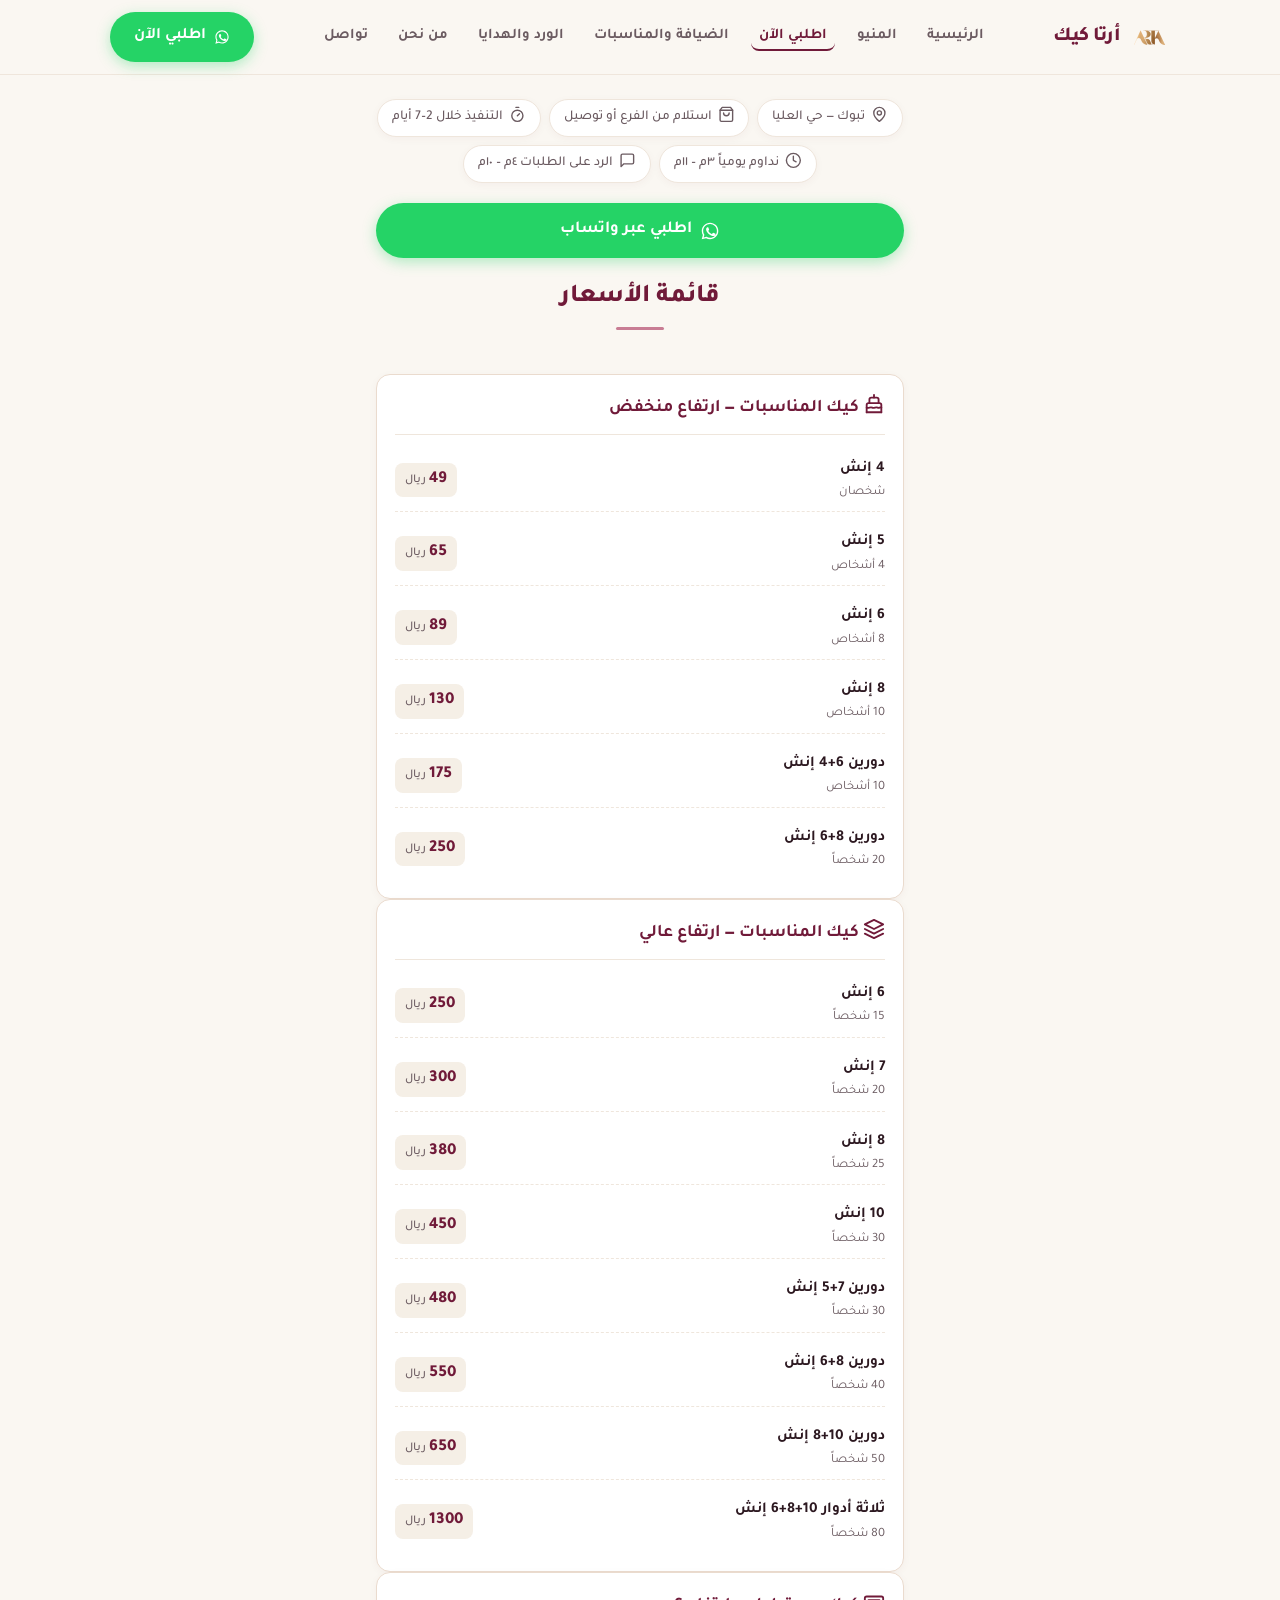
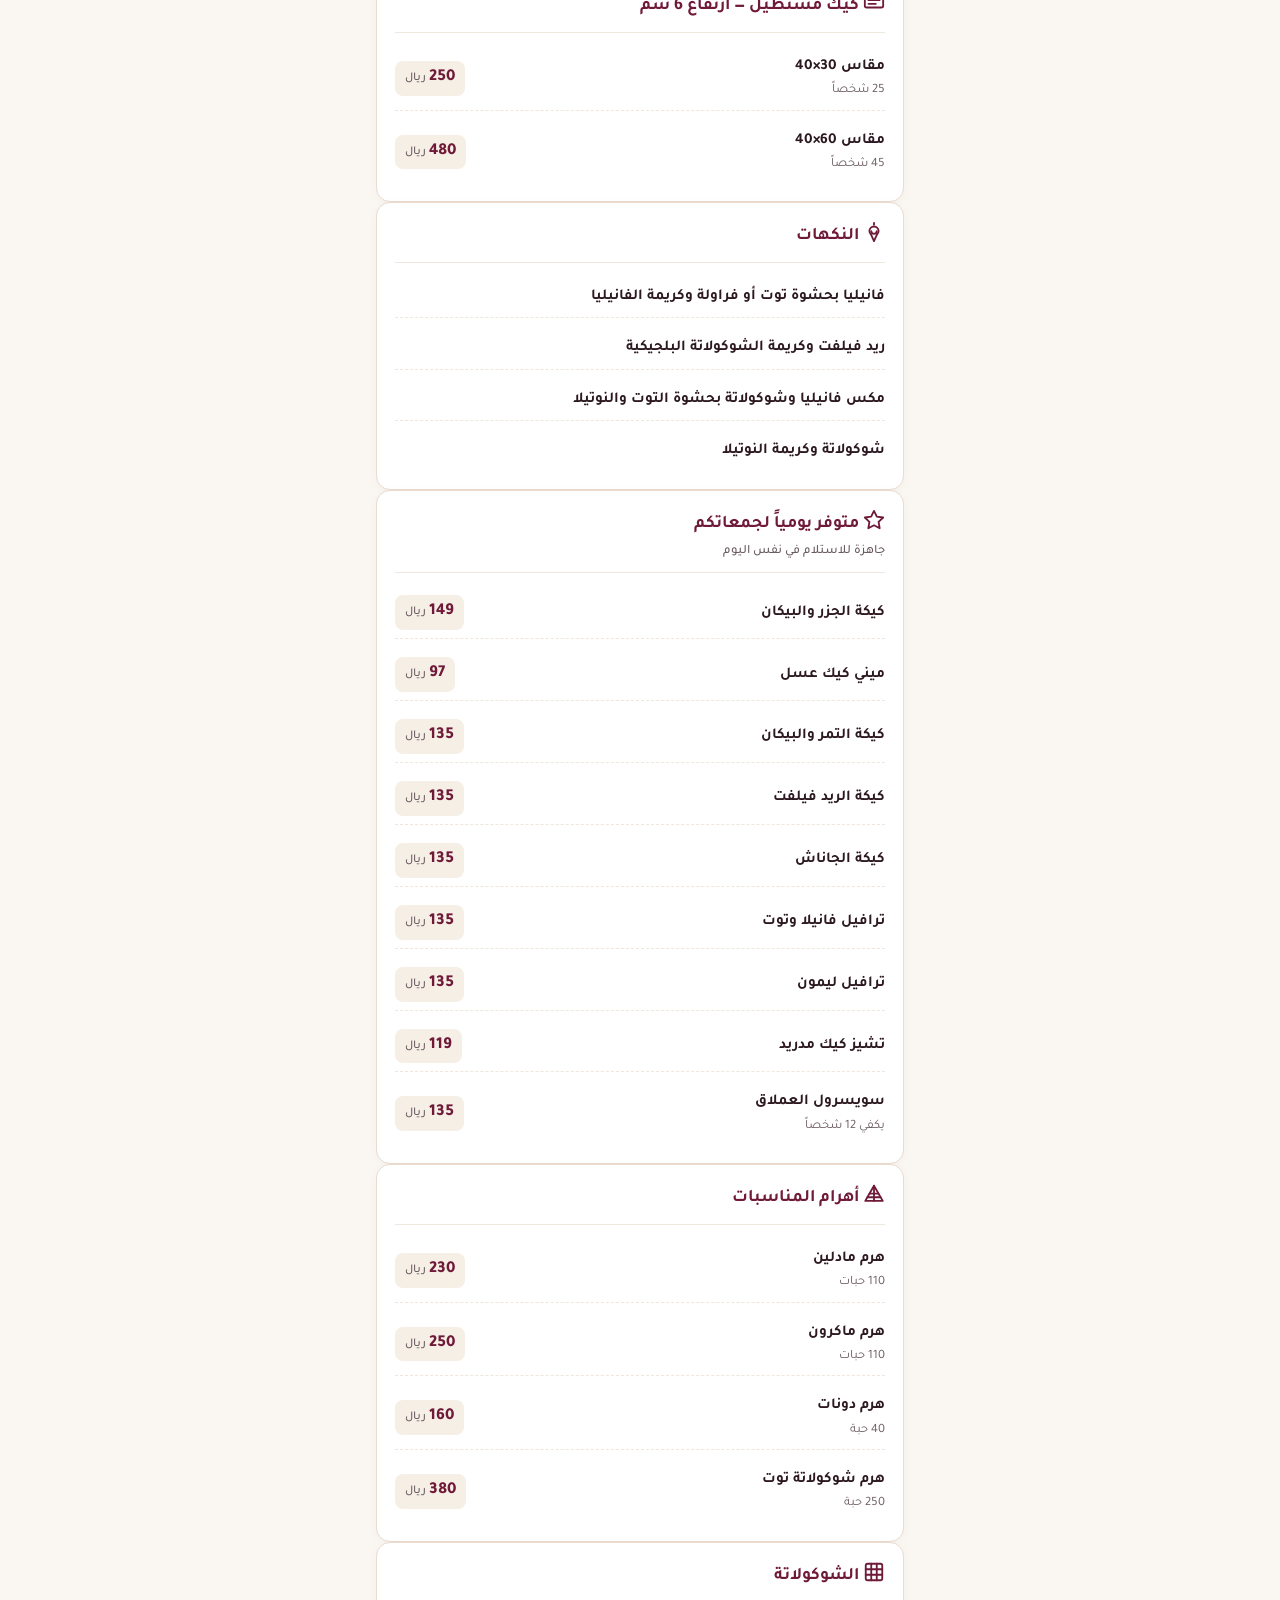
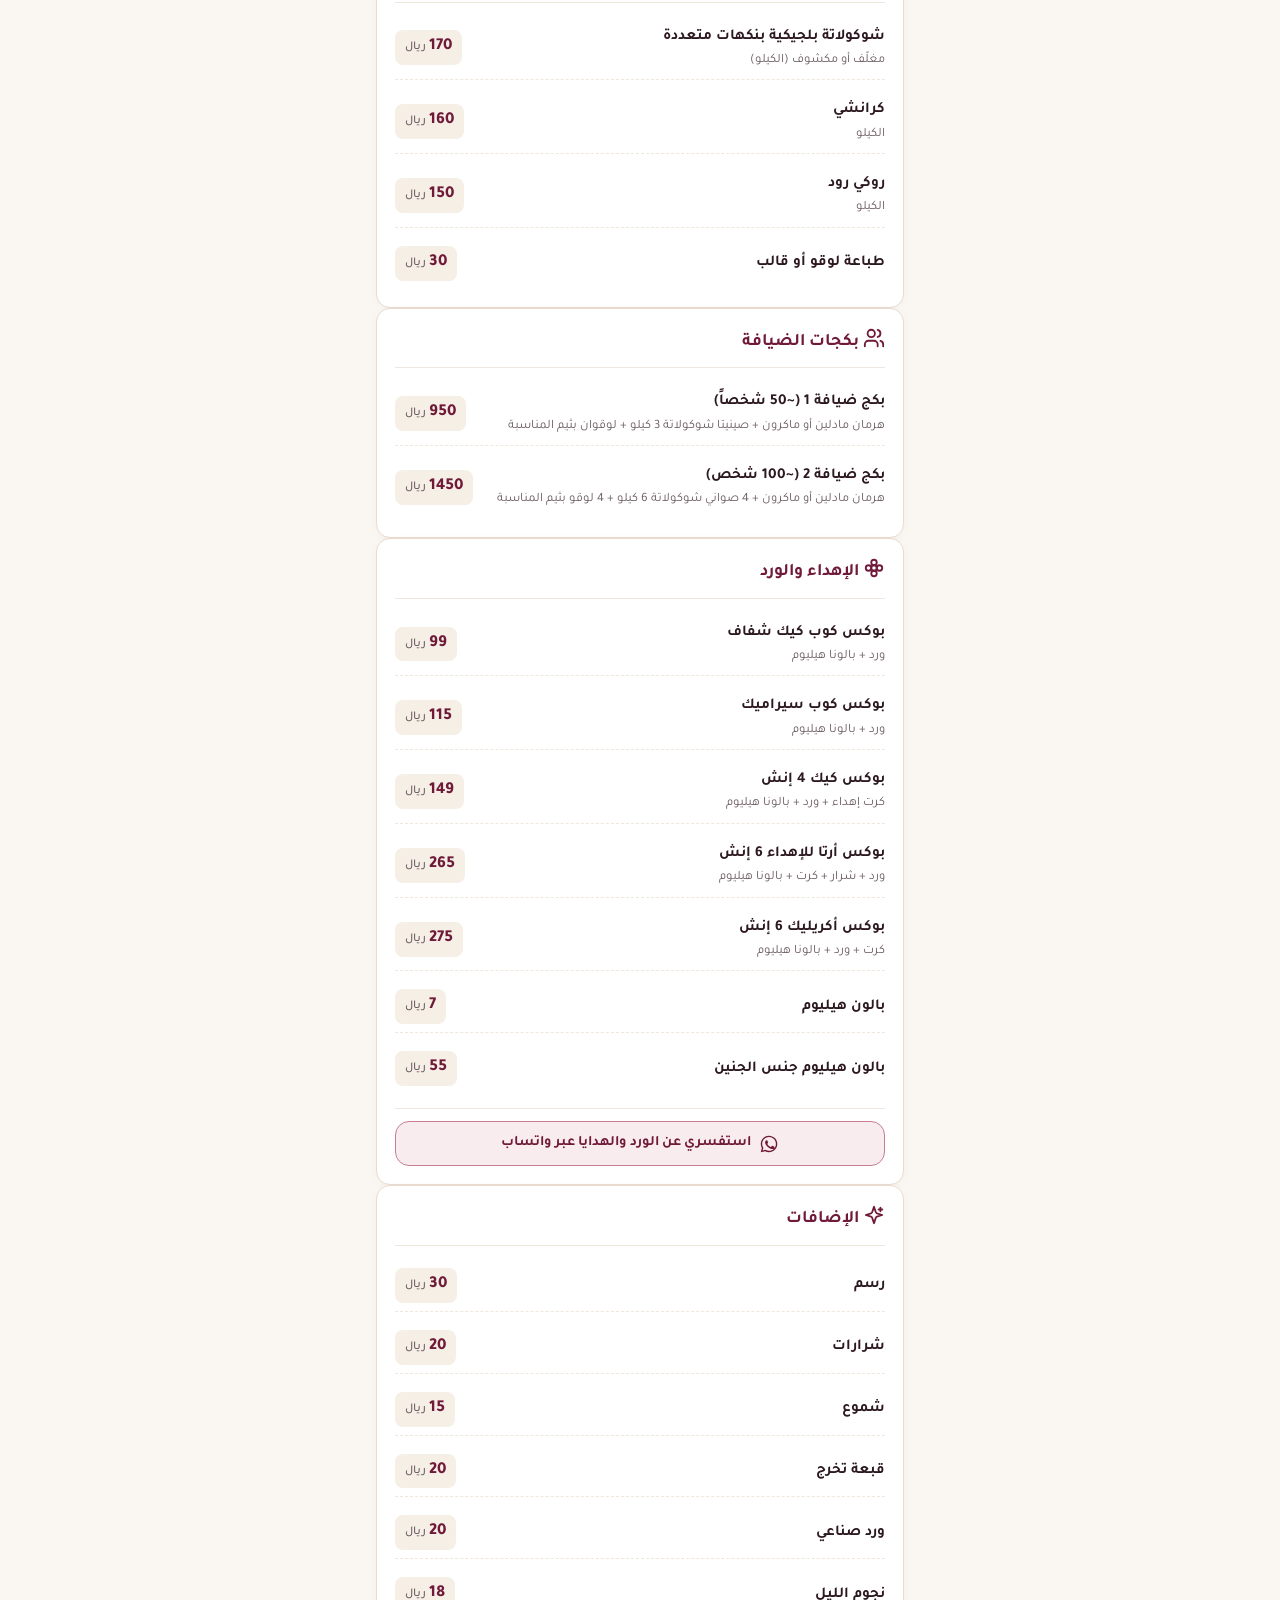
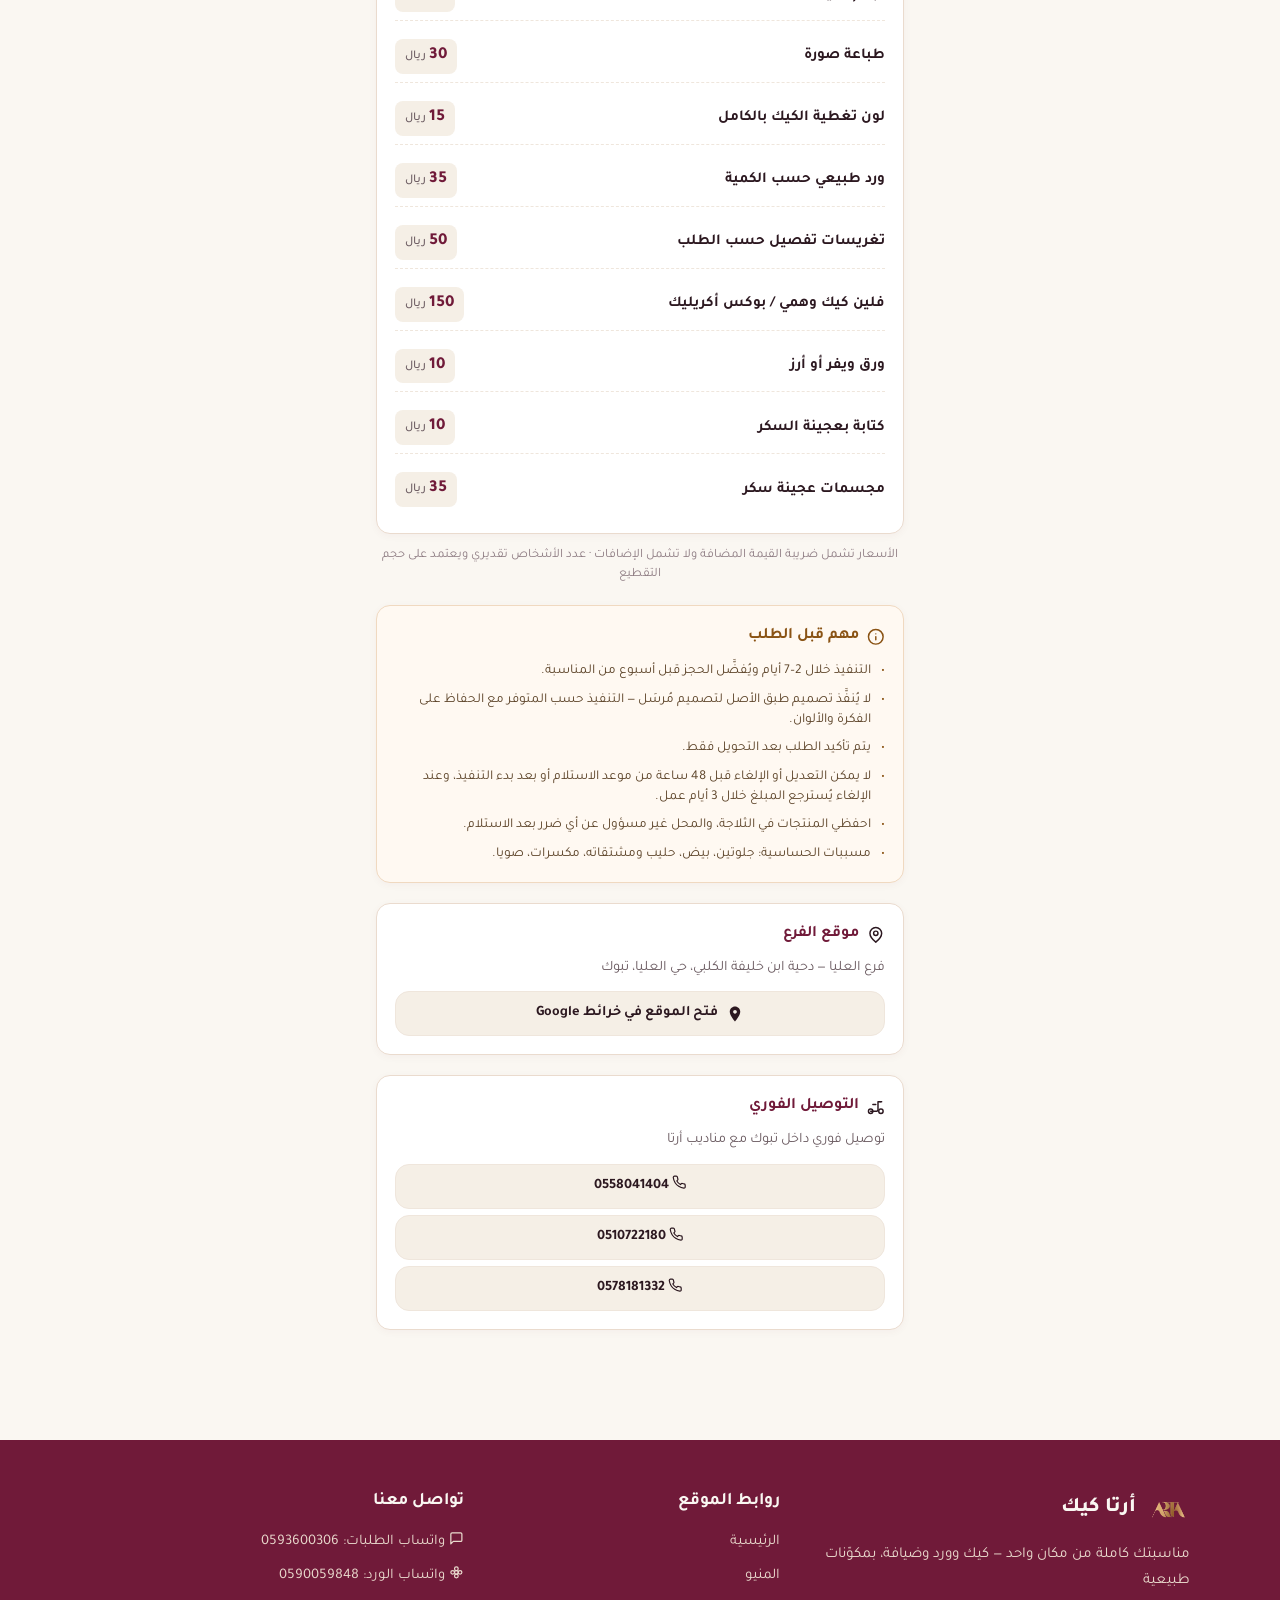
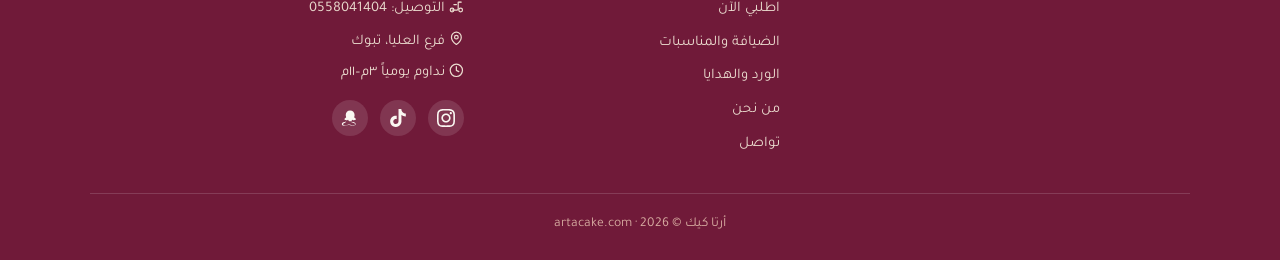
<file: order/index.html>
<!DOCTYPE html>
<html lang="ar" dir="rtl">
<head>
  <meta charset="UTF-8">
  <meta name="viewport" content="width=device-width, initial-scale=1.0">
  <title>اطلبي الآن | أرتا كيك</title>
  <meta name="description" content="اطلبي كيكتك من أرتا كيك في تبوك — الأسعار كاملة للكيك والضيافة والورد، وطريقة الحجز عبر واتساب، وموقع الفرع والتوصيل.">
  <link rel="icon" type="image/png" href="/assets/logo.png">

  <!-- Open Graph -->
  <meta property="og:title" content="اطلبي الآن | أرتا كيك">
  <meta property="og:description" content="اطلبي كيكتك من أرتا كيك في تبوك — الأسعار وطريقة الحجز والتوصيل.">
  <meta property="og:image" content="https://artacake.com/assets/logo.png">
  <meta property="og:url" content="https://artacake.com/order/">
  <meta property="og:type" content="website">

  <!-- TikTok Pixel Code Start -->
  <script>
  !function (w, d, t) {
    w.TiktokAnalyticsObject=t;var ttq=w[t]=w[t]||[];ttq.methods=["page","track","identify","instances","debug","on","off","once","ready","alias","group","enableCookie","disableCookie","holdConsent","revokeConsent","grantConsent"],ttq.setAndDefer=function(t,e){t[e]=function(){t.push([e].concat(Array.prototype.slice.call(arguments,0)))}};for(var i=0;i<ttq.methods.length;i++)ttq.setAndDefer(ttq,ttq.methods[i]);ttq.instance=function(t){for(
  var e=ttq._i[t]||[],n=0;n<ttq.methods.length;n++)ttq.setAndDefer(e,ttq.methods[n]);return e},ttq.load=function(e,n){var r="https://analytics.tiktok.com/i18n/pixel/events.js",o=n&&n.partner;ttq._i=ttq._i||{},ttq._i[e]=[],ttq._i[e]._u=r,ttq._t=ttq._t||{},ttq._t[e]=+new Date,ttq._o=ttq._o||{},ttq._o[e]=n||{};n=document.createElement("script")
  ;n.type="text/javascript",n.async=!0,n.src=r+"?sdkid="+e+"&lib="+t;e=document.getElementsByTagName("script")[0];e.parentNode.insertBefore(n,e)};
    ttq.load('DACS3TJC77UES974GK50');
    ttq.page();
  }(window, document, 'ttq');
  </script>
  <!-- TikTok Pixel Code End -->

  <!-- Google tag (gtag.js) -->
  <script async src="https://www.googletagmanager.com/gtag/js?id=AW-18423214890"></script>
  <script>
    window.dataLayer = window.dataLayer || [];
    function gtag(){dataLayer.push(arguments);}
    gtag('js', new Date());
    gtag('config', 'AW-18423214890');
    gtag('config', 'G-7SE7Q16HK9');
  </script>

  <link rel="preconnect" href="https://fonts.googleapis.com">
  <link rel="preconnect" href="https://fonts.gstatic.com" crossorigin>
  <link href="https://fonts.googleapis.com/css2?family=Tajawal:wght@400;500;700;800;900&display=swap" rel="stylesheet">
  <link rel="stylesheet" href="/assets/site.css">
</head>
<body>

  <!-- الترويسة الموحّدة -->
  <header class="site-header">
    <div class="site-header-inner">
      <a href="/" class="site-brand">
        <img src="/assets/logo.png" alt="أرتا كيك" class="site-logo">
        <span class="site-brand-name">أرتا كيك</span>
      </a>

      <nav class="site-nav" aria-label="التنقّل الرئيسي">
        <ul class="site-nav-menu">
          <li><a href="/" class="site-nav-link">الرئيسية</a></li>
          <li><a href="/menu/" class="site-nav-link">المنيو</a></li>
          <li><a href="/order/" class="site-nav-link">اطلبي الآن</a></li>
          <li><a href="/events/" class="site-nav-link">الضيافة والمناسبات</a></li>
          <li><a href="/gifts/" class="site-nav-link">الورد والهدايا</a></li>
          <li><a href="/about/" class="site-nav-link">من نحن</a></li>
          <li><a href="/contact/" class="site-nav-link">تواصل</a></li>
        </ul>
      </nav>

      <div class="site-header-actions">
        <a href="https://wa.me/966593600306?text=%D9%85%D8%B1%D8%AD%D8%A8%D8%A7%D9%8B%20%D8%A3%D8%B1%D8%AA%D8%A7%20%D9%83%D9%8A%D9%83%20%F0%9F%8C%B8%20%D8%A8%D9%8A%D8%A7%D9%86%D8%A7%D8%AA%20%D8%A7%D9%84%D8%AD%D8%AC%D8%B2%3A%0A%D8%A7%D9%84%D9%85%D9%82%D8%A7%D8%B3%3A%0A%D8%A7%D9%84%D9%86%D9%83%D9%87%D8%A9%3A%0A%D8%A7%D9%84%D8%AA%D8%B5%D9%85%D9%8A%D9%85%3A%0A%D8%A7%D9%84%D9%83%D8%AA%D8%A7%D8%A8%D8%A9%3A%0A%D8%A7%D9%84%D9%8A%D9%88%D9%85%20%D9%88%D8%A7%D9%84%D8%AA%D8%A7%D8%B1%D9%8A%D8%AE%20%D9%88%D8%A7%D9%84%D9%88%D9%82%D8%AA%3A%0A%D8%A7%D8%B3%D8%AA%D9%84%D8%A7%D9%85%20%D8%A3%D9%88%20%D8%AA%D9%88%D8%B5%D9%8A%D9%84%3A%0A%D8%A7%D9%84%D8%A7%D8%B3%D9%85%3A%0A%D8%B1%D9%82%D9%85%20%D8%A7%D9%84%D8%AC%D9%88%D8%A7%D9%84%3A" class="site-header-wa btn-wa track-wa-click" target="_blank" rel="noopener noreferrer">
          <svg class="wa-icon" viewBox="0 0 24 24" aria-hidden="true">
            <path fill="currentColor" d="M12.04 2C6.58 2 2.13 6.45 2.13 11.91C2.13 13.66 2.59 15.36 3.45 16.86L2.05 22L7.3 20.62C8.75 21.41 10.38 21.83 12.04 21.83C17.5 21.83 21.95 17.38 21.95 11.92C21.95 9.27 20.92 6.78 19.05 4.91C17.18 3.03 14.69 2 12.04 2M12.05 3.67C14.25 3.67 16.31 4.53 17.87 6.09C19.42 7.65 20.28 9.72 20.28 11.92C20.28 16.46 16.58 20.15 12.04 20.15C10.56 20.15 9.11 19.76 7.85 19L7.55 18.83L4.43 19.65L5.26 16.61L5.06 16.29C4.24 15 3.8 13.47 3.8 11.91C3.81 7.37 7.5 3.67 12.05 3.67M9.05 7.42C8.86 7.42 8.56 7.49 8.3 7.78C8.04 8.07 7.31 8.76 7.31 10.17C7.31 11.58 8.34 12.94 8.48 13.13C8.63 13.32 10.45 16.12 13.24 17.32C13.9 17.61 14.42 17.78 14.82 17.91C15.48 18.12 16.09 18.09 16.56 18.02C17.09 17.94 18.18 17.36 18.41 16.71C18.64 16.07 18.64 15.52 18.57 15.4C18.5 15.29 18.31 15.22 18.03 15.08C17.74 14.94 16.34 14.25 16.08 14.15C15.82 14.06 15.63 14.01 15.44 14.3C15.25 14.59 14.71 15.22 14.55 15.4C14.39 15.59 14.23 15.61 13.94 15.47C13.66 15.33 12.74 15.03 11.64 14.05C10.79 13.29 10.21 12.35 10.05 12.07C9.88 11.78 10.03 11.63 10.18 11.49C10.31 11.36 10.46 11.16 10.61 10.99C10.75 10.82 10.8 10.69 10.89 10.51C10.99 10.32 10.94 10.16 10.87 10.02C10.8 9.88 10.23 8.48 10 7.92C9.77 7.37 9.54 7.45 9.37 7.44C9.21 7.43 9.05 7.42 9.05 7.42Z"/>
          </svg>
          <span>اطلبي الآن</span>
        </a>
        <button class="site-nav-toggle" aria-label="فتح القائمة" aria-expanded="false">
          <span class="nav-toggle-icon"><svg class="icon icon-nav" aria-hidden="true"><use href="/assets/icons.svg#i-menu"></use></svg></span>
        </button>
      </div>
    </div>
  </header>

  <!-- محتوى صفحة الطلب -->
  <div class="order-page-wrapper">

    <!-- 1. شريط معلومات سريع -->
    <section class="quick-info-bar" aria-label="معلومات سريعة">
      <div class="info-chip">
        <span class="info-chip-icon"><svg class="icon icon-chip" aria-hidden="true"><use href="/assets/icons.svg#i-pin"></use></svg></span>
        <span>تبوك — حي العليا</span>
      </div>
      <div class="info-chip">
        <span class="info-chip-icon"><svg class="icon icon-chip" aria-hidden="true"><use href="/assets/icons.svg#i-bag"></use></svg></span>
        <span>استلام من الفرع أو توصيل</span>
      </div>
      <div class="info-chip">
        <span class="info-chip-icon"><svg class="icon icon-chip" aria-hidden="true"><use href="/assets/icons.svg#i-timer"></use></svg></span>
        <span>التنفيذ خلال 2–7 أيام</span>
      </div>
      <div class="info-chip">
        <span class="info-chip-icon"><svg class="icon icon-chip" aria-hidden="true"><use href="/assets/icons.svg#i-clock"></use></svg></span>
        <span>نداوم يومياً ٣م – ١١م</span>
      </div>
      <div class="info-chip">
        <span class="info-chip-icon"><svg class="icon icon-chip" aria-hidden="true"><use href="/assets/icons.svg#i-chat"></use></svg></span>
        <span>الرد على الطلبات ٤م – ١٠م</span>
      </div>
    </section>

    <!-- 2. زر واتساب رئيسي كبير -->
    <div>
      <a href="https://wa.me/966593600306?text=%D9%85%D8%B1%D8%AD%D8%A8%D8%A7%D9%8B%20%D8%A3%D8%B1%D8%AA%D8%A7%20%D9%83%D9%8A%D9%83%20%F0%9F%8C%B8%20%D8%A8%D9%8A%D8%A7%D9%86%D8%A7%D8%AA%20%D8%A7%D9%84%D8%AD%D8%AC%D8%B2%3A%0A%D8%A7%D9%84%D9%85%D9%82%D8%A7%D8%B3%3A%0A%D8%A7%D9%84%D9%86%D9%83%D9%87%D8%A9%3A%0A%D8%A7%D9%84%D8%AA%D8%B5%D9%85%D9%8A%D9%85%3A%0A%D8%A7%D9%84%D9%83%D8%AA%D8%A7%D8%A8%D8%A9%3A%0A%D8%A7%D9%84%D9%8A%D9%88%D9%85%20%D9%88%D8%A7%D9%84%D8%AA%D8%A7%D8%B1%D9%8A%D8%AE%20%D9%88%D8%A7%D9%84%D9%88%D9%82%D8%AA%3A%0A%D8%A7%D8%B3%D8%AA%D9%84%D8%A7%D9%85%20%D8%A3%D9%88%20%D8%AA%D9%88%D8%B5%D9%8A%D9%84%3A%0A%D8%A7%D9%84%D8%A7%D8%B3%D9%85%3A%0A%D8%B1%D9%82%D9%85%20%D8%A7%D9%84%D8%AC%D9%88%D8%A7%D9%84%3A" class="btn-wa order-main-btn track-wa-click" target="_blank" rel="noopener noreferrer">
        <svg class="wa-icon" viewBox="0 0 24 24" aria-hidden="true">
          <path fill="currentColor" d="M12.04 2C6.58 2 2.13 6.45 2.13 11.91C2.13 13.66 2.59 15.36 3.45 16.86L2.05 22L7.3 20.62C8.75 21.41 10.38 21.83 12.04 21.83C17.5 21.83 21.95 17.38 21.95 11.92C21.95 9.27 20.92 6.78 19.05 4.91C17.18 3.03 14.69 2 12.04 2M12.05 3.67C14.25 3.67 16.31 4.53 17.87 6.09C19.42 7.65 20.28 9.72 20.28 11.92C20.28 16.46 16.58 20.15 12.04 20.15C10.56 20.15 9.11 19.76 7.85 19L7.55 18.83L4.43 19.65L5.26 16.61L5.06 16.29C4.24 15 3.8 13.47 3.8 11.91C3.81 7.37 7.5 3.67 12.05 3.67M9.05 7.42C8.86 7.42 8.56 7.49 8.3 7.78C8.04 8.07 7.31 8.76 7.31 10.17C7.31 11.58 8.34 12.94 8.48 13.13C8.63 13.32 10.45 16.12 13.24 17.32C13.9 17.61 14.42 17.78 14.82 17.91C15.48 18.12 16.09 18.09 16.56 18.02C17.09 17.94 18.18 17.36 18.41 16.71C18.64 16.07 18.64 15.52 18.57 15.4C18.5 15.29 18.31 15.22 18.03 15.08C17.74 14.94 16.34 14.25 16.08 14.15C15.82 14.06 15.63 14.01 15.44 14.3C15.25 14.59 14.71 15.22 14.55 15.4C14.39 15.59 14.23 15.61 13.94 15.47C13.66 15.33 12.74 15.03 11.64 14.05C10.79 13.29 10.21 12.35 10.05 12.07C9.88 11.78 10.03 11.63 10.18 11.49C10.31 11.36 10.46 11.16 10.61 10.99C10.75 10.82 10.8 10.69 10.89 10.51C10.99 10.32 10.94 10.16 10.87 10.02C10.8 9.88 10.23 8.48 10 7.92C9.77 7.37 9.54 7.45 9.37 7.44C9.21 7.43 9.05 7.42 9.05 7.42Z"/>
        </svg>
        <span>اطلبي عبر واتساب</span>
      </a>
    </div>

    <!-- 3. قسم المنيو (يُبنى بالسكربت من ARTA_MENU) -->
    <main class="menu-section price-list">
      <div class="section-title-wrap">
        <h2 class="section-title">قائمة الأسعار</h2>
        <div class="section-divider"></div>
      </div>

      <!-- الحاوية التي تُحقن فيها البطاقات -->
      <div id="menu-cards-container"></div>
    </main>

    <!-- 4. قسم مهم قبل الطلب -->
    <section class="notice-card" aria-label="مهم قبل الطلب">
      <div class="notice-header">
        <svg class="icon" style="font-size: 1.1rem;" aria-hidden="true"><use href="/assets/icons.svg#i-info"></use></svg>
        <h2 class="notice-title">مهم قبل الطلب</h2>
      </div>
      <ul class="notice-list">
        <li class="notice-item">التنفيذ خلال 2–7 أيام ويُفضَّل الحجز قبل أسبوع من المناسبة.</li>
        <li class="notice-item">لا يُنفَّذ تصميم طبق الأصل لتصميم مُرسَل — التنفيذ حسب المتوفر مع الحفاظ على الفكرة والألوان.</li>
        <li class="notice-item">يتم تأكيد الطلب بعد التحويل فقط.</li>
        <li class="notice-item">لا يمكن التعديل أو الإلغاء قبل 48 ساعة من موعد الاستلام أو بعد بدء التنفيذ، وعند الإلغاء يُسترجع المبلغ خلال 3 أيام عمل.</li>
        <li class="notice-item">احفظي المنتجات في الثلاجة، والمحل غير مسؤول عن أي ضرر بعد الاستلام.</li>
        <li class="notice-item">مسببات الحساسية: جلوتين، بيض، حليب ومشتقاته، مكسرات، صويا.</li>
      </ul>
    </section>

    <!-- 5. قسم الموقع -->
    <section class="location-card" aria-label="موقع الفرع">
      <div class="location-header">
        <svg class="icon" style="font-size: 1.1rem;" aria-hidden="true"><use href="/assets/icons.svg#i-pin"></use></svg>
        <h2 class="location-title">موقع الفرع</h2>
      </div>
      <p class="location-address">فرع العليا — دحية ابن خليفة الكلبي، حي العليا، تبوك</p>
      <a href="https://www.google.com/maps/search/?api=1&query=%D8%A3%D8%B1%D8%AA%D8%A7+%D9%83%D9%8A%D9%83+%D8%A7%D9%84%D8%B9%D9%84%D9%8A%D8%A7+%D8%AA%D8%A8%D9%88%D9%83" class="maps-btn" target="_blank" rel="noopener noreferrer">
        <svg class="maps-icon" viewBox="0 0 24 24" aria-hidden="true">
          <path d="M12 2C8.13 2 5 5.13 5 9c0 5.25 7 13 7 13s7-7.75 7-13c0-3.87-3.13-7-7-7zm0 9.5c-1.38 0-2.5-1.12-2.5-2.5s1.12-2.5 2.5-2.5 2.5 1.12 2.5 2.5-1.12 2.5-2.5 2.5z"/>
        </svg>
        <span>فتح الموقع في خرائط Google</span>
      </a>
    </section>

    <!-- 6. قسم التوصيل الفوري -->
    <section class="location-card" aria-label="التوصيل الفوري">
      <div class="location-header">
        <svg class="icon" style="font-size: 1.1rem;" aria-hidden="true"><use href="/assets/icons.svg#i-scooter"></use></svg>
        <h2 class="location-title">التوصيل الفوري</h2>
      </div>
      <p class="location-address">توصيل فوري داخل تبوك مع مناديب أرتا</p>
      <a href="tel:0558041404" class="maps-btn">
        <span><svg class="icon" aria-hidden="true"><use href="/assets/icons.svg#i-phone"></use></svg> 0558041404</span>
      </a>
      <a href="tel:0510722180" class="maps-btn">
        <span><svg class="icon" aria-hidden="true"><use href="/assets/icons.svg#i-phone"></use></svg> 0510722180</span>
      </a>
      <a href="tel:0578181332" class="maps-btn">
        <span><svg class="icon" aria-hidden="true"><use href="/assets/icons.svg#i-phone"></use></svg> 0578181332</span>
      </a>
    </section>

  </div>

  <!-- التذييل الموحّد -->
  <footer class="site-footer">
    <div class="site-footer-inner">
      <div class="footer-col footer-col-brand">
        <div class="footer-brand">
          <img src="/assets/logo.png" alt="أرتا كيك" class="footer-logo">
          <span class="footer-brand-name">أرتا كيك</span>
        </div>
        <p class="footer-tagline">مناسبتك كاملة من مكان واحد — كيك وورد وضيافة، بمكوّنات طبيعية</p>
      </div>

      <div class="footer-col footer-col-links">
        <h3 class="footer-heading">روابط الموقع</h3>
        <ul class="footer-nav">
          <li><a href="/">الرئيسية</a></li>
          <li><a href="/menu/">المنيو</a></li>
          <li><a href="/order/">اطلبي الآن</a></li>
          <li><a href="/events/">الضيافة والمناسبات</a></li>
          <li><a href="/gifts/">الورد والهدايا</a></li>
          <li><a href="/about/">من نحن</a></li>
          <li><a href="/contact/">تواصل</a></li>
        </ul>
      </div>

      <div class="footer-col footer-col-contact">
        <h3 class="footer-heading">تواصل معنا</h3>
        <ul class="footer-contact-list">
          <li>
            <a href="https://wa.me/966593600306" class="footer-contact-link track-wa-click" target="_blank" rel="noopener noreferrer">
              <span><svg class="icon" aria-hidden="true"><use href="/assets/icons.svg#i-chat"></use></svg> واتساب الطلبات: 0593600306</span>
            </a>
          </li>
          <li>
            <a href="https://wa.me/966590059848" class="footer-contact-link track-wa-click" target="_blank" rel="noopener noreferrer">
              <span><svg class="icon" aria-hidden="true"><use href="/assets/icons.svg#i-flower"></use></svg> واتساب الورد: 0590059848</span>
            </a>
          </li>
          <li>
            <a href="tel:0558041404" class="footer-contact-link">
              <span><svg class="icon" aria-hidden="true"><use href="/assets/icons.svg#i-scooter"></use></svg> التوصيل: 0558041404</span>
            </a>
          </li>
          <li class="footer-info-text"><svg class="icon" aria-hidden="true"><use href="/assets/icons.svg#i-pin"></use></svg> فرع العليا، تبوك</li>
          <li class="footer-info-text"><svg class="icon" aria-hidden="true"><use href="/assets/icons.svg#i-clock"></use></svg> نداوم يومياً ٣م–١١م</li>
        </ul>

        <div class="footer-socials">
          <a href="https://www.instagram.com/Arta__Cake" class="social-icon" target="_blank" rel="noopener noreferrer" aria-label="إنستقرام">
            <svg viewBox="0 0 24 24" aria-hidden="true"><path fill="currentColor" d="M12 2.163c3.204 0 3.584.012 4.85.07 3.252.148 4.771 1.691 4.919 4.919.058 1.265.069 1.645.069 4.849 0 3.205-.012 3.584-.069 4.849-.149 3.225-1.664 4.771-4.919 4.919-1.266.058-1.644.07-4.85.07-3.204 0-3.584-.012-4.849-.07-3.26-.149-4.771-1.699-4.919-4.92-.058-1.265-.07-1.644-.07-4.849 0-3.204.013-3.583.07-4.849.149-3.227 1.664-4.771 4.919-4.919 1.266-.057 1.645-.069 4.849-.069zm0-2.163c-3.259 0-3.667.014-4.947.072-4.358.2-6.78 2.618-6.98 6.98-.059 1.281-.073 1.689-.073 4.948 0 3.259.014 3.668.072 4.948.2 4.358 2.618 6.78 6.98 6.98 1.281.058 1.689.072 4.948.072 3.259 0 3.668-.014 4.948-.072 4.354-.2 6.782-2.618 6.979-6.98.059-1.28.073-1.689.073-4.948 0-3.259-.014-3.667-.072-4.947-.196-4.354-2.617-6.78-6.979-6.98-1.281-.059-1.69-.073-4.949-.073zm0 5.838c-3.403 0-6.162 2.759-6.162 6.162s2.759 6.163 6.162 6.163 6.162-2.759 6.162-6.163c0-3.403-2.759-6.162-6.162-6.162zm0 10.162c-2.209 0-4-1.79-4-4 0-2.209 1.791-4 4-4s4 1.791 4 4c0 2.21-1.791 4-4 4zm6.406-11.845c-.796 0-1.441.645-1.441 1.44s.645 1.44 1.441 1.44c.795 0 1.439-.645 1.439-1.44s-.644-1.44-1.439-1.44z"/></svg>
          </a>
          <a href="https://www.tiktok.com/@arta__cake" class="social-icon" target="_blank" rel="noopener noreferrer" aria-label="تيك توك">
            <svg viewBox="0 0 24 24" aria-hidden="true"><path fill="currentColor" d="M12.525.02c1.31-.02 2.61-.01 3.91-.02.08 1.53.63 3.09 1.75 4.17 1.12 1.11 2.7 1.62 4.24 1.79v4.03c-1.44-.05-2.89-.35-4.2-.97-.57-.26-1.1-.59-1.62-.93-.01 2.92.01 5.84-.02 8.75-.08 1.4-.54 2.79-1.35 3.94-1.31 1.92-3.58 3.17-5.91 3.21-1.43.08-2.86-.31-4.08-1.03-2.02-1.19-3.44-3.37-3.65-5.71-.02-.5-.03-1-.01-1.49.18-1.9 1.12-3.72 2.58-4.96 1.66-1.44 3.98-2.13 6.15-1.72.02 1.48-.04 2.96-.04 4.44-.99-.32-2.15-.23-3.02.37-.63.41-1.11 1.04-1.36 1.75-.21.51-.24 1.07-.14 1.61.24 1.64 1.82 2.89 3.5 2.76 1.44-.03 2.73-.97 3.16-2.35.21-.59.27-1.22.27-1.85V.02h-.03z"/></svg>
          </a>
          <a href="https://www.snapchat.com/add/Artacake" class="social-icon" target="_blank" rel="noopener noreferrer" aria-label="سناب شات">
            <svg viewBox="0 0 24 24" aria-hidden="true"><path fill="currentColor" d="M12.21 2c-3.5 0-5.89 2.65-5.89 5.92 0 .84.22 2.07.51 2.86.11.29.07.48-.18.65-.51.35-1.06.73-1.58 1.16-.34.28-.49.6-.45 1.02.05.61.5 1 1.07 1.13 1.13.26 2.21.15 3.32-.22.29-.1.46-.03.58.25.51 1.21 1.35 1.67 2.64 1.67 1.29 0 2.13-.46 2.64-1.67.12-.28.29-.35.58-.25 1.11.37 2.19.48 3.32.22.57-.13 1.02-.52 1.07-1.13.04-.42-.11-.74-.45-1.02-.52-.43-1.07-.81-1.58-1.16-.25-.17-.29-.36-.18-.65.29-.79.51-2.02.51-2.86C18.1 4.65 15.71 2 12.21 2zM5.72 18.23c-.74.23-1.44.5-1.99.9-.6.44-.87 1.05-.73 1.76.15.73.75 1.15 1.62 1.15 1.25 0 2.44-.44 3.65-.83.84-.27 1.67-.41 2.52-.41.85 0 1.68.14 2.52.41 1.21.39 2.4.83 3.65.83.87 0 1.47-.42 1.62-1.15.14-.71-.13-1.32-.73-1.76-.55-.4-1.25-.67-1.99-.9-.53-.16-1.06-.3-1.6-.42-.34-.08-.54-.27-.46-.61.08-.31.3-.43.61-.36.77.17 1.54.38 2.29.61.91.29 1.74.68 2.32 1.37.68.8.7 1.77.06 2.6-.67.86-1.69 1.23-2.78 1.23-1.37 0-2.67-.47-3.97-.89-.67-.22-1.36-.33-2.04-.33-.68 0-1.37.11-2.04.33-1.3.42-2.6.89-3.97.89-1.09 0-2.11-.37-2.78-1.23-.64-.83-.62-1.8.06-2.6.58-.69 1.41-1.08 2.32-1.37.75-.23 1.52-.44 2.29-.61.31-.07.53.05.61.36.08.34-.12.53-.46.61-.54.12-1.07.26-1.6.42z"/></svg>
          </a>
        </div>
      </div>
    </div>

    <div class="footer-bottom">
      <p>أرتا كيك © 2026 · artacake.com</p>
    </div>
  </footer>

  <!-- شريط سفلي لاصق للجوال -->
  <aside class="sticky-bar" aria-label="طلب سريع">
    <div class="sticky-bar-inner">
      <a href="https://wa.me/966593600306?text=%D9%85%D8%B1%D8%AD%D8%A8%D8%A7%D9%8B%20%D8%A3%D8%B1%D8%AA%D8%A7%20%D9%83%D9%8A%D9%83%20%F0%9F%8C%B8%20%D8%A8%D9%8A%D8%A7%D9%86%D8%A7%D8%AA%20%D8%A7%D9%84%D8%AD%D8%AC%D8%B2%3A%0A%D8%A7%D9%84%D9%85%D9%82%D8%A7%D8%B3%3A%0A%D8%A7%D9%84%D9%86%D9%83%D9%87%D8%A9%3A%0A%D8%A7%D9%84%D8%AA%D8%B5%D9%85%D9%8A%D9%85%3A%0A%D8%A7%D9%84%D9%83%D8%AA%D8%A7%D8%A8%D8%A9%3A%0A%D8%A7%D9%84%D9%8A%D9%88%D9%85%20%D9%88%D8%A7%D9%84%D8%AA%D8%A7%D8%B1%D9%8A%D8%AE%20%D9%88%D8%A7%D9%84%D9%88%D9%82%D8%AA%3A%0A%D8%A7%D8%B3%D8%AA%D9%84%D8%A7%D9%85%20%D8%A3%D9%88%20%D8%AA%D9%88%D8%B5%D9%8A%D9%84%3A%0A%D8%A7%D9%84%D8%A7%D8%B3%D9%85%3A%0A%D8%B1%D9%82%D9%85%20%D8%A7%D9%84%D8%AC%D9%88%D8%A7%D9%84%3A" class="wa-sticky-btn track-wa-click" target="_blank" rel="noopener noreferrer">
        <svg class="wa-icon" viewBox="0 0 24 24" aria-hidden="true">
          <path d="M12.04 2C6.58 2 2.13 6.45 2.13 11.91C2.13 13.66 2.59 15.36 3.45 16.86L2.05 22L7.3 20.62C8.75 21.41 10.38 21.83 12.04 21.83C17.5 21.83 21.95 17.38 21.95 11.92C21.95 9.27 20.92 6.78 19.05 4.91C17.18 3.03 14.69 2 12.04 2M12.05 3.67C14.25 3.67 16.31 4.53 17.87 6.09C19.42 7.65 20.28 9.72 20.28 11.92C20.28 16.46 16.58 20.15 12.04 20.15C10.56 20.15 9.11 19.76 7.85 19L7.55 18.83L4.43 19.65L5.26 16.61L5.06 16.29C4.24 15 3.8 13.47 3.8 11.91C3.81 7.37 7.5 3.67 12.05 3.67M9.05 7.42C8.86 7.42 8.56 7.49 8.3 7.78C8.04 8.07 7.31 8.76 7.31 10.17C7.31 11.58 8.34 12.94 8.48 13.13C8.63 13.32 10.45 16.12 13.24 17.32C13.9 17.61 14.42 17.78 14.82 17.91C15.48 18.12 16.09 18.09 16.56 18.02C17.09 17.94 18.18 17.36 18.41 16.71C18.64 16.07 18.64 15.52 18.57 15.4C18.5 15.29 18.31 15.22 18.03 15.08C17.74 14.94 16.34 14.25 16.08 14.15C15.82 14.06 15.63 14.01 15.44 14.3C15.25 14.59 14.71 15.22 14.55 15.4C14.39 15.59 14.23 15.61 13.94 15.47C13.66 15.33 12.74 15.03 11.64 14.05C10.79 13.29 10.21 12.35 10.05 12.07C9.88 11.78 10.03 11.63 10.18 11.49C10.31 11.36 10.46 11.16 10.61 10.99C10.75 10.82 10.8 10.69 10.89 10.51C10.99 10.32 10.94 10.16 10.87 10.02C10.8 9.88 10.23 8.48 10 7.92C9.77 7.37 9.54 7.45 9.37 7.44C9.21 7.43 9.05 7.42 9.05 7.42Z"/>
        </svg>
        <span>اطلبي عبر واتساب</span>
      </a>
    </div>
  </aside>

  <!-- سكربت بيانات المنيو المشترك -->
  <script src="/assets/menu-data.js"></script>

  <!-- سكربت الموقع المشترك -->
  <script src="/assets/site.js"></script>
</body>
</html>
</file>
<file: assets/site.css>
:root {
  --bg-cream: #FAF7F2;
  --bg-card: #FFFFFF;
  --bg-subtle: #F5EFE6;
  --primary-berry: #701A39;
  --primary-berry-hover: #5A132C;
  --accent-rose: #C87D94;
  --accent-soft: #F9ECEF;
  --accent-gold: #B88E56;
  --text-main: #2C1820;
  --text-muted: #6B5B61;
  --text-light: #8E7C83;
  --border-color: #EFE6DC;
  --border-card: #EADBCE;
  --wa-green: #25D366;
  --wa-green-hover: #20BA5A;
  --wa-dark: #128C7E;
  --radius-sm: 8px;
  --radius-md: 14px;
  --radius-lg: 20px;
  --radius-full: 9999px;
  --shadow-sm: 0 2px 8px rgba(112, 26, 57, 0.04);
  --shadow-md: 0 4px 16px rgba(112, 26, 57, 0.07);
  --shadow-wa: 0 4px 14px rgba(37, 211, 102, 0.35);

  /* ألوان المنيو */
  --menu-bg: #E5DCD3;
  --menu-card: #F5F2E9;
  --menu-border: #D6ABA0;
  --menu-olive: #5D6456;
}

*, *::before, *::after {
  box-sizing: border-box;
  margin: 0;
  padding: 0;
}

body {
  font-family: 'Tajawal', -apple-system, BlinkMacSystemFont, 'Segoe UI', Roboto, Helvetica, Arial, sans-serif;
  background-color: var(--bg-cream);
  color: var(--text-main);
  direction: rtl;
  text-align: right;
  line-height: 1.6;
  -webkit-font-smoothing: antialiased;
  -moz-osx-font-smoothing: grayscale;
  min-height: 100vh;
  display: flex;
  flex-direction: column;
}

/* ==========================================================================
   الأيقونات الموحّدة (Unified SVG Icons)
   ========================================================================== */
.icon {
  display: inline-block;
  width: 1em;
  height: 1em;
  vertical-align: -0.15em;
  fill: currentColor;
  stroke: currentColor;
  stroke-width: 0;
  flex-shrink: 0;
}

/* أحجام مسمّاة للسياقات */
.icon-chip {
  width: 1.1em;
  height: 1.1em;
  vertical-align: -0.2em;
}

.icon-card {
  width: 2rem;
  height: 2rem;
  vertical-align: middle;
}

.icon-title,
.icon-section-title,
.icon-menu-title {
  width: 1.25em;
  height: 1.25em;
  vertical-align: -0.2em;
}

.icon-btn {
  width: 1.15em;
  height: 1.15em;
  vertical-align: -0.2em;
}

.icon-nav {
  width: 1.25rem;
  height: 1.25rem;
  vertical-align: middle;
}

/* ==========================================================================
   1. الترويسة الموحّدة (Unified Site Header)
   ========================================================================== */
.site-header {
  position: sticky;
  top: 0;
  z-index: 1000;
  background-color: rgba(250, 247, 242, 0.95);
  backdrop-filter: blur(10px);
  -webkit-backdrop-filter: blur(10px);
  border-bottom: 1px solid var(--border-color);
  width: 100%;
}

.site-header-inner {
  max-width: 1100px;
  margin: 0 auto;
  padding: 12px 20px;
  display: flex;
  align-items: center;
  justify-content: space-between;
  gap: 16px;
}

.site-brand {
  display: inline-flex;
  align-items: center;
  gap: 10px;
  text-decoration: none;
  flex-shrink: 0;
}

.site-logo {
  height: 40px;
  width: auto;
  object-fit: contain;
}

.site-brand-name {
  font-size: 1.25rem;
  font-weight: 800;
  color: var(--primary-berry);
  letter-spacing: -0.5px;
}

.site-nav {
  display: flex;
  align-items: center;
}

.site-nav-menu {
  list-style: none;
  display: flex;
  align-items: center;
  gap: 14px;
}

.site-nav-link {
  font-size: 0.92rem;
  font-weight: 600;
  color: var(--text-muted);
  text-decoration: none;
  padding: 6px 8px;
  border-radius: var(--radius-sm);
  transition: all 0.2s ease;
  border-bottom: 2px solid transparent;
  white-space: nowrap;
}

.site-nav-link:hover {
  color: var(--primary-berry);
}

.site-nav-link.is-active {
  color: var(--primary-berry);
  border-bottom-color: var(--primary-berry);
  font-weight: 700;
}

.site-header-actions {
  display: flex;
  align-items: center;
  gap: 10px;
  flex-shrink: 0;
}

.site-header-wa {
  display: inline-flex;
  align-items: center;
  gap: 6px;
  padding: 7px 14px;
  font-size: 0.85rem;
  font-weight: 700;
}

.site-header-wa .wa-icon {
  width: 16px;
  height: 16px;
}

.site-nav-toggle {
  display: none;
  background: transparent;
  border: 1px solid var(--border-card);
  border-radius: var(--radius-sm);
  padding: 6px 10px;
  font-size: 1.25rem;
  color: var(--primary-berry);
  cursor: pointer;
  align-items: center;
  justify-content: center;
}

@media (max-width: 900px) {
  .site-nav-toggle {
    display: inline-flex;
  }

  .site-nav-menu {
    display: none;
    position: absolute;
    top: 100%;
    right: 0;
    left: 0;
    background: var(--bg-card);
    border-bottom: 2px solid var(--border-color);
    box-shadow: var(--shadow-md);
    flex-direction: column;
    padding: 16px 20px;
    gap: 8px;
    z-index: 999;
  }

  .site-nav-menu.is-open {
    display: flex;
  }

  .site-nav-menu li {
    width: 100%;
  }

  .site-nav-link {
    display: block;
    width: 100%;
    padding: 10px 14px;
    font-size: 1rem;
    border-radius: var(--radius-sm);
    border-bottom: 1px solid var(--border-color);
  }

  .site-nav-link.is-active {
    background-color: var(--accent-soft);
    border-bottom-color: var(--primary-berry);
  }
}

/* ==========================================================================
   2. التذييل الموحّد (Unified Site Footer)
   ========================================================================== */
.site-footer {
  background-color: var(--primary-berry);
  color: #FAF7F2;
  padding: 48px 20px 24px 20px;
  margin-top: auto;
  width: 100%;
}

.site-footer-inner {
  max-width: 1100px;
  margin: 0 auto;
  display: grid;
  grid-template-columns: 1.2fr 0.9fr 1.2fr;
  gap: 36px;
}

.footer-col-brand .footer-brand {
  display: flex;
  align-items: center;
  gap: 12px;
  margin-bottom: 12px;
}

.footer-logo {
  height: 42px;
  width: auto;
  object-fit: contain;
}

.footer-brand-name {
  font-size: 1.3rem;
  font-weight: 800;
  color: #FAF7F2;
}

.footer-tagline {
  font-size: 0.95rem;
  color: #EADBCE;
  line-height: 1.7;
}

.footer-heading {
  font-size: 1.1rem;
  font-weight: 700;
  color: #FAF7F2;
  margin-bottom: 14px;
}

.footer-nav {
  list-style: none;
  display: flex;
  flex-direction: column;
  gap: 8px;
}

.footer-nav a {
  color: #EADBCE;
  text-decoration: none;
  font-size: 0.92rem;
  transition: color 0.2s ease;
}

.footer-nav a:hover {
  color: #FFFFFF;
}

.footer-contact-list {
  list-style: none;
  display: flex;
  flex-direction: column;
  gap: 8px;
}

.footer-contact-link {
  color: #EADBCE;
  text-decoration: none;
  font-size: 0.92rem;
  display: inline-flex;
  align-items: center;
  gap: 6px;
  transition: color 0.2s ease;
}

.footer-contact-link:hover {
  color: #FFFFFF;
}

.footer-info-text {
  color: #EADBCE;
  font-size: 0.92rem;
}

.footer-socials {
  display: flex;
  gap: 12px;
  margin-top: 14px;
}

.social-icon {
  display: inline-flex;
  align-items: center;
  justify-content: center;
  width: 36px;
  height: 36px;
  border-radius: 50%;
  background: rgba(255, 255, 255, 0.12);
  color: #FAF7F2;
  text-decoration: none;
  transition: all 0.2s ease;
}

.social-icon svg {
  width: 18px;
  height: 18px;
}

.social-icon:hover {
  background: rgba(255, 255, 255, 0.28);
  transform: translateY(-2px);
}

.footer-bottom {
  max-width: 1100px;
  margin: 36px auto 0 auto;
  padding-top: 20px;
  border-top: 1px solid rgba(255, 255, 255, 0.15);
  text-align: center;
  font-size: 0.85rem;
  color: #D6ABA0;
}

@media (max-width: 768px) {
  .site-footer-inner {
    grid-template-columns: 1fr;
    gap: 28px;
  }
}

/* ==========================================================================
   3. الأزرار والمكوّنات العامة (Buttons & Common Components)
   ========================================================================== */
.btn-wa {
  display: inline-flex;
  align-items: center;
  justify-content: center;
  gap: 8px;
  background-color: var(--wa-green);
  color: #FFFFFF;
  padding: 12px 24px;
  border-radius: var(--radius-full);
  font-size: 1rem;
  font-weight: 700;
  text-decoration: none;
  box-shadow: var(--shadow-wa);
  transition: all 0.2s ease;
  border: none;
  cursor: pointer;
}

.btn-wa:hover {
  background-color: var(--wa-green-hover);
  transform: translateY(-2px);
}

.btn-berry {
  display: inline-flex;
  align-items: center;
  justify-content: center;
  gap: 8px;
  background-color: var(--primary-berry);
  color: #FFFFFF;
  padding: 12px 24px;
  border-radius: var(--radius-full);
  font-size: 1rem;
  font-weight: 700;
  text-decoration: none;
  box-shadow: var(--shadow-sm);
  transition: all 0.2s ease;
  border: none;
  cursor: pointer;
}

.btn-berry:hover {
  background-color: var(--primary-berry-hover);
  transform: translateY(-2px);
}

.btn-outline {
  display: inline-flex;
  align-items: center;
  justify-content: center;
  gap: 8px;
  background-color: transparent;
  color: var(--primary-berry);
  padding: 12px 24px;
  border-radius: var(--radius-full);
  font-size: 1rem;
  font-weight: 700;
  text-decoration: none;
  border: 2px solid var(--primary-berry);
  transition: all 0.2s ease;
  cursor: pointer;
}

.btn-outline:hover {
  background-color: var(--accent-soft);
  transform: translateY(-2px);
}

.wa-icon {
  width: 20px;
  height: 20px;
  flex-shrink: 0;
}

.section {
  max-width: 1100px;
  width: 100%;
  margin: 0 auto;
  padding: 40px 20px;
}

.section-title-wrap {
  text-align: center;
  margin-bottom: 28px;
}

.section-title {
  font-size: 1.6rem;
  font-weight: 800;
  color: var(--primary-berry);
  margin-bottom: 8px;
}

.section-divider {
  width: 48px;
  height: 3px;
  background-color: var(--accent-rose);
  border-radius: var(--radius-full);
  margin: 0 auto;
}

.section-subtitle {
  font-size: 0.95rem;
  color: var(--text-muted);
  margin-top: 8px;
}

.card {
  background: var(--bg-card);
  border: 1px solid var(--border-card);
  border-radius: var(--radius-md);
  padding: 24px;
  box-shadow: var(--shadow-sm);
  transition: transform 0.2s ease, box-shadow 0.2s ease;
}

.card-icon {
  font-size: 2rem;
  margin-bottom: 12px;
  display: inline-block;
  color: var(--primary-berry);
}

.card-icon svg,
svg.card-icon {
  width: 1em;
  height: 1em;
  display: block;
}

.card-title {
  font-size: 1.15rem;
  font-weight: 800;
  color: var(--primary-berry);
  margin-bottom: 8px;
}

.card-desc {
  font-size: 0.95rem;
  color: var(--text-muted);
  line-height: 1.6;
}

.feature-grid {
  display: grid;
  grid-template-columns: repeat(3, 1fr);
  gap: 20px;
}

@media (max-width: 768px) {
  .feature-grid {
    grid-template-columns: 1fr;
  }
}

/* ==========================================================================
   4. الهيرو وشريط المعلومات (Hero & Quick Info)
   ========================================================================== */
.hero {
  background: linear-gradient(180deg, #F5EFE6 0%, #FAF7F2 100%);
  padding: 56px 20px 44px 20px;
  border-radius: var(--radius-lg);
  position: relative;
  overflow: hidden;
  text-align: center;
  border: 1px solid var(--border-card);
  margin-bottom: 24px;
}

.hero-flower-decor {
  position: absolute;
  top: -20px;
  left: -20px;
  width: 190px;
  height: auto;
  opacity: 0.2;
  pointer-events: none;
}

.hero-title {
  font-size: 2.3rem;
  font-weight: 900;
  color: var(--primary-berry);
  margin-bottom: 12px;
  line-height: 1.25;
}

.hero-subtitle {
  font-size: 1.15rem;
  color: var(--text-muted);
  margin-bottom: 28px;
  font-weight: 500;
}

.hero-buttons {
  display: flex;
  justify-content: center;
  align-items: center;
  gap: 14px;
  flex-wrap: wrap;
  margin-bottom: 32px;
}

.quick-info-bar {
  display: flex;
  flex-wrap: wrap;
  justify-content: center;
  gap: 8px;
}

.info-chip {
  background: var(--bg-card);
  border: 1px solid var(--border-color);
  border-radius: var(--radius-full);
  padding: 6px 14px;
  font-size: 0.85rem;
  font-weight: 500;
  color: var(--text-muted);
  display: inline-flex;
  align-items: center;
  gap: 6px;
  box-shadow: var(--shadow-sm);
}

.info-chip-icon {
  font-size: 0.95rem;
}

/* ==========================================================================
   5. استكشفي والخطوات والمتوفر (Explore, Steps, Daily Highlights)
   ========================================================================== */
.explore-grid {
  display: grid;
  grid-template-columns: repeat(4, 1fr);
  gap: 20px;
}

@media (max-width: 992px) {
  .explore-grid {
    grid-template-columns: repeat(2, 1fr);
  }
}

@media (max-width: 600px) {
  .explore-grid {
    grid-template-columns: 1fr;
  }
}

.explore-card {
  background: var(--bg-card);
  border: 1px solid var(--border-card);
  border-radius: var(--radius-md);
  overflow: hidden;
  text-decoration: none;
  color: inherit;
  box-shadow: var(--shadow-sm);
  display: flex;
  flex-direction: column;
  transition: all 0.25s ease;
}

.explore-card:hover {
  transform: translateY(-4px);
  box-shadow: var(--shadow-md);
  border-color: var(--accent-rose);
}

.explore-thumb {
  aspect-ratio: 4 / 3;
  width: 100%;
  display: flex;
  align-items: center;
  justify-content: center;
  font-size: 3.2rem;
  background: linear-gradient(135deg, var(--accent-soft) 0%, var(--bg-subtle) 100%);
}

.explore-body {
  padding: 18px;
  text-align: center;
}

.explore-title {
  font-size: 1.1rem;
  font-weight: 700;
  color: var(--primary-berry);
  margin-bottom: 4px;
}

.explore-sub {
  font-size: 0.85rem;
  color: var(--text-muted);
}

.steps-grid {
  display: grid;
  grid-template-columns: repeat(3, 1fr);
  gap: 20px;
}

@media (max-width: 768px) {
  .steps-grid {
    grid-template-columns: 1fr;
  }
}

.step-card {
  background: var(--bg-card);
  border: 1px solid var(--border-card);
  border-radius: var(--radius-md);
  padding: 24px;
  text-align: center;
  box-shadow: var(--shadow-sm);
}

.step-num {
  width: 40px;
  height: 40px;
  border-radius: 50%;
  background: var(--accent-soft);
  color: var(--primary-berry);
  font-weight: 800;
  font-size: 1.2rem;
  display: inline-flex;
  align-items: center;
  justify-content: center;
  margin-bottom: 12px;
}

.step-text {
  font-size: 0.95rem;
  color: var(--text-main);
  font-weight: 600;
  line-height: 1.6;
}

.daily-highlight-grid {
  display: grid;
  grid-template-columns: repeat(3, 1fr);
  gap: 20px;
  margin-bottom: 24px;
}

@media (max-width: 768px) {
  .daily-highlight-grid {
    grid-template-columns: 1fr;
  }
}

.daily-item-card {
  background: var(--bg-card);
  border: 1px solid var(--border-card);
  border-radius: var(--radius-md);
  padding: 20px;
  text-align: center;
  box-shadow: var(--shadow-sm);
  display: flex;
  flex-direction: column;
  justify-content: space-between;
  gap: 12px;
}

.daily-item-name {
  font-size: 1.05rem;
  font-weight: 700;
  color: var(--text-main);
}

.daily-item-price {
  font-size: 1.2rem;
  font-weight: 800;
  color: var(--primary-berry);
}

.location-brief-card {
  background: var(--bg-card);
  border: 1px solid var(--border-card);
  border-radius: var(--radius-md);
  padding: 28px;
  text-align: center;
  box-shadow: var(--shadow-sm);
  max-width: 700px;
  margin: 0 auto;
}

.location-brief-text {
  font-size: 1.05rem;
  color: var(--text-main);
  font-weight: 600;
  margin-bottom: 20px;
  line-height: 1.6;
}

.location-brief-actions {
  display: flex;
  justify-content: center;
  gap: 12px;
  flex-wrap: wrap;
}

/* ==========================================================================
   6. أنماط صفحة الطلب وقائمة الأسعار (Price List & Order Page)
   ========================================================================== */
.order-page-wrapper {
  max-width: 560px;
  width: 100%;
  margin: 0 auto;
  padding: 24px 16px 110px 16px;
  display: flex;
  flex-direction: column;
  gap: 20px;
}

.order-main-btn {
  width: 100%;
  padding: 14px;
  font-size: 1.05rem;
}

.price-list {
  display: flex;
  flex-direction: column;
  gap: 16px;
}

.price-list .menu-card {
  background: var(--bg-card);
  border: 1px solid var(--border-card);
  border-radius: var(--radius-md);
  padding: 18px;
  box-shadow: var(--shadow-sm);
}

.price-list .menu-card-header {
  margin-bottom: 14px;
  padding-bottom: 10px;
  border-bottom: 1px solid var(--border-color);
  display: flex;
  align-items: center;
  justify-content: space-between;
}

.price-list .menu-card-title {
  font-size: 1.1rem;
  font-weight: 700;
  color: var(--primary-berry);
}

.price-list .menu-card-subtitle {
  font-size: 0.8rem;
  color: var(--text-muted);
  font-weight: 500;
  display: block;
  margin-top: 2px;
}

.price-list .menu-items-list {
  list-style: none;
  display: flex;
  flex-direction: column;
  gap: 10px;
}

.price-list .menu-item {
  display: flex;
  align-items: center;
  justify-content: space-between;
  padding: 8px 0;
  border-bottom: 1px dashed var(--border-color);
  gap: 12px;
}

.price-list .menu-item:last-child {
  border-bottom: none;
}

.price-list .menu-item-details {
  display: flex;
  flex-direction: column;
  gap: 2px;
  flex: 1;
}

.price-list .menu-item-name {
  font-size: 0.95rem;
  font-weight: 600;
  color: var(--text-main);
}

.price-list .menu-item-desc {
  font-size: 0.8rem;
  color: var(--text-muted);
}

.price-list .menu-item-price-box {
  display: flex;
  align-items: baseline;
  gap: 3px;
  background: var(--bg-subtle);
  padding: 4px 10px;
  border-radius: var(--radius-sm);
  white-space: nowrap;
}

.price-list .menu-item-price-val {
  font-size: 1.05rem;
  font-weight: 800;
  color: var(--primary-berry);
}

.price-list .menu-item-price-unit {
  font-size: 0.75rem;
  color: var(--text-muted);
  font-weight: 500;
}

.price-list .flower-action-box {
  margin-top: 14px;
  padding-top: 12px;
  border-top: 1px solid var(--border-color);
}

.price-list .wa-flower-btn {
  display: flex;
  align-items: center;
  justify-content: center;
  gap: 8px;
  width: 100%;
  background: var(--accent-soft);
  color: var(--primary-berry);
  border: 1px solid var(--accent-rose);
  border-radius: var(--radius-md);
  padding: 10px;
  font-weight: 700;
  font-size: 0.9rem;
  text-decoration: none;
  transition: all 0.2s ease;
}

.price-list .wa-flower-btn:hover {
  background: var(--primary-berry);
  color: #FFFFFF;
}

.price-list .menu-note {
  text-align: center;
  font-size: 0.8rem;
  color: var(--text-light);
  margin-top: 12px;
  line-height: 1.5;
}

/* بطاقة التنبيه */
.notice-card {
  background: #FFF9F2;
  border: 1px solid #F0D9C0;
  border-radius: var(--radius-md);
  padding: 18px;
  box-shadow: var(--shadow-sm);
}

.notice-header {
  display: flex;
  align-items: center;
  gap: 8px;
  margin-bottom: 12px;
  color: #8A5314;
}

.notice-title {
  font-size: 1rem;
  font-weight: 700;
  color: #8A5314;
}

.notice-list {
  list-style: none;
  display: flex;
  flex-direction: column;
  gap: 8px;
}

.notice-item {
  font-size: 0.85rem;
  color: #5C4328;
  position: relative;
  padding-right: 14px;
  line-height: 1.5;
}

.notice-item::before {
  content: "•";
  position: absolute;
  right: 0;
  color: #8A5314;
}

/* بطاقة الموقع والتوصيل */
.location-card {
  background: var(--bg-card);
  border: 1px solid var(--border-card);
  border-radius: var(--radius-md);
  padding: 18px;
  box-shadow: var(--shadow-sm);
}

.location-header {
  display: flex;
  align-items: center;
  gap: 8px;
  margin-bottom: 10px;
}

.location-title {
  font-size: 1rem;
  font-weight: 700;
  color: var(--primary-berry);
}

.location-address {
  font-size: 0.9rem;
  color: var(--text-muted);
  margin-bottom: 12px;
  line-height: 1.5;
}

.maps-btn {
  display: flex;
  align-items: center;
  justify-content: center;
  gap: 8px;
  width: 100%;
  background: var(--bg-subtle);
  border: 1px solid var(--border-color);
  border-radius: var(--radius-md);
  padding: 10px;
  font-size: 0.9rem;
  font-weight: 600;
  color: var(--text-main);
  text-decoration: none;
  transition: all 0.2s ease;
  margin-top: 6px;
}

.maps-btn:hover {
  background: var(--accent-soft);
  color: var(--primary-berry);
  border-color: var(--accent-rose);
}

.maps-icon {
  width: 18px;
  height: 18px;
  fill: currentColor;
}

/* الشريط السفلي اللاصق للجوال */
.sticky-bar {
  position: fixed;
  bottom: 0;
  right: 0;
  left: 0;
  background: rgba(250, 247, 242, 0.96);
  backdrop-filter: blur(10px);
  -webkit-backdrop-filter: blur(10px);
  border-top: 1px solid var(--border-color);
  padding: 12px 16px;
  z-index: 900;
  display: none;
}

@media (max-width: 768px) {
  .sticky-bar {
    display: block;
  }
}

.sticky-bar-inner {
  max-width: 520px;
  margin: 0 auto;
}

.wa-sticky-btn {
  display: flex;
  align-items: center;
  justify-content: center;
  gap: 8px;
  width: 100%;
  background-color: var(--wa-green);
  color: #FFFFFF;
  padding: 14px;
  border-radius: var(--radius-full);
  font-size: 1.05rem;
  font-weight: 700;
  text-decoration: none;
  box-shadow: var(--shadow-wa);
  transition: background-color 0.2s ease;
}

.wa-sticky-btn:hover {
  background-color: var(--wa-green-hover);
}

/* ==========================================================================
   7. إضافات المرحلة الثانية (Phase 2 Additions)
   ========================================================================== */

/* Page Hero الموحّد */
.page-hero {
  position: relative;
  width: 100%;
  min-height: 260px;
  display: flex;
  align-items: flex-end;
  overflow: hidden;
  background-color: var(--primary-berry);
}

.page-hero-bg {
  position: absolute;
  inset: 0;
  width: 100%;
  height: 100%;
  object-fit: cover;
  object-position: center;
}

.page-hero-overlay {
  position: absolute;
  inset: 0;
  background: linear-gradient(to top, rgba(44, 24, 32, 0.9) 0%, rgba(44, 24, 32, 0.52) 50%, rgba(44, 24, 32, 0.22) 100%);
}

.page-hero-content {
  position: relative;
  z-index: 2;
  max-width: 1100px;
  width: 100%;
  margin: 0 auto;
  padding: 36px 20px;
  color: #FAF7F2;
}

.page-hero-title {
  font-size: 2.2rem;
  font-weight: 900;
  color: #FAF7F2;
  margin-bottom: 8px;
  line-height: 1.25;
}

.page-hero-subtitle {
  font-size: 1.1rem;
  color: #EADBCE;
  font-weight: 500;
}

/* Hero الرئيسية بعمودين */
.hero-content-grid {
  display: grid;
  grid-template-columns: 1.2fr 0.8fr;
  align-items: center;
  gap: 36px;
  text-align: right;
  margin-bottom: 32px;
}

.hero-text-col {
  display: flex;
  flex-direction: column;
  align-items: flex-start;
}

.hero-text-col .hero-title {
  text-align: right;
  margin-bottom: 12px;
}

.hero-text-col .hero-subtitle {
  text-align: right;
  margin-bottom: 24px;
}

.hero-text-col .hero-buttons {
  justify-content: flex-start;
  margin-bottom: 0;
}

.hero-media-col {
  display: flex;
  justify-content: center;
}

.hero-image {
  width: 100%;
  max-width: 360px;
  height: auto;
  aspect-ratio: 4 / 5;
  object-fit: cover;
  border-radius: var(--radius-lg);
  box-shadow: 0 12px 32px rgba(112, 26, 57, 0.15);
  display: block;
}

@media (max-width: 768px) {
  .hero-content-grid {
    display: flex;
    flex-direction: column;
    text-align: center;
    gap: 24px;
  }

  .hero-text-col {
    align-items: center;
  }

  .hero-text-col .hero-title,
  .hero-text-col .hero-subtitle {
    text-align: center;
  }

  .hero-text-col .hero-buttons {
    justify-content: center;
  }

  .hero-media-col {
    order: -1;
    width: 100%;
  }

  .hero-image {
    max-width: 100%;
    aspect-ratio: 4 / 3;
    border-radius: var(--radius-md);
  }
}

/* صور البطاقات وقسم لماذا أرتا */
.card.card-with-photo {
  padding: 0;
  overflow: hidden;
  display: flex;
  flex-direction: column;
}

.card-photo {
  width: 100%;
  aspect-ratio: 4 / 3;
  object-fit: cover;
  display: block;
  border-bottom: 1px solid var(--border-card);
}

.card-content {
  padding: 20px;
}

/* صور بطاقات استكشفي */
.explore-photo,
.explore-thumb img {
  width: 100%;
  height: 100%;
  object-fit: cover;
  display: block;
  transition: transform 0.3s ease;
}

.explore-thumb {
  overflow: hidden;
}

.explore-card:hover .explore-photo,
.explore-card:hover .explore-thumb img {
  transform: scale(1.05);
}

/* معرض الصور */
.gallery-grid {
  display: grid;
  gap: 20px;
  margin-top: 24px;
}

.gallery-grid-2 {
  grid-template-columns: repeat(2, 1fr);
}

.gallery-grid-3 {
  grid-template-columns: repeat(3, 1fr);
}

.gallery-item {
  border-radius: var(--radius-md);
  overflow: hidden;
  border: 1px solid var(--border-card);
  box-shadow: var(--shadow-sm);
  background: var(--bg-card);
}

.gallery-img {
  width: 100%;
  aspect-ratio: 4 / 3;
  object-fit: cover;
  display: block;
  transition: transform 0.3s ease;
}

.gallery-item:hover .gallery-img {
  transform: scale(1.04);
}

@media (max-width: 768px) {
  .gallery-grid-2,
  .gallery-grid-3 {
    grid-template-columns: 1fr;
  }
}

/* شبكة صفحة التواصل */
.contact-grid {
  display: grid;
  grid-template-columns: 1fr 1fr;
  gap: 24px;
  margin-bottom: 32px;
}

@media (max-width: 768px) {
  .contact-grid {
    grid-template-columns: 1fr;
  }
}

.contact-card {
  background: var(--bg-card);
  border: 1px solid var(--border-card);
  border-radius: var(--radius-md);
  padding: 24px;
  box-shadow: var(--shadow-sm);
  display: flex;
  flex-direction: column;
  gap: 16px;
}

.contact-card-title {
  font-size: 1.2rem;
  font-weight: 800;
  color: var(--primary-berry);
  display: flex;
  align-items: center;
  gap: 8px;
  border-bottom: 1px solid var(--border-color);
  padding-bottom: 12px;
}

.contact-item-group {
  display: flex;
  flex-direction: column;
  gap: 6px;
}

.contact-item-label {
  font-size: 0.85rem;
  font-weight: 700;
  color: var(--text-muted);
}

.contact-item-text {
  font-size: 0.95rem;
  color: var(--text-main);
  line-height: 1.5;
}

.contact-buttons-group {
  display: flex;
  flex-direction: column;
  gap: 10px;
}

.contact-delivery-list {
  display: flex;
  flex-direction: column;
  gap: 8px;
}

.contact-delivery-link {
  display: flex;
  align-items: center;
  gap: 8px;
  color: var(--text-main);
  text-decoration: none;
  font-weight: 600;
  font-size: 0.95rem;
  padding: 10px 14px;
  background: var(--bg-subtle);
  border: 1px solid var(--border-color);
  border-radius: var(--radius-sm);
  transition: all 0.2s ease;
}

.contact-delivery-link:hover {
  background: var(--accent-soft);
  color: var(--primary-berry);
  border-color: var(--accent-rose);
}

.contact-social-row {
  display: flex;
  gap: 12px;
  align-items: center;
  margin-top: 4px;
}

.contact-social-row .social-icon {
  background: var(--accent-soft);
  color: var(--primary-berry);
}

.contact-social-row .social-icon:hover {
  background: var(--primary-berry);
  color: #FFFFFF;
}

.contact-map-frame {
  width: 100%;
  height: 320px;
  border: none;
  border-radius: var(--radius-md);
  box-shadow: var(--shadow-sm);
  display: block;
}

.contact-visit-card {
  background: var(--bg-card);
  border: 1px solid var(--border-card);
  border-radius: var(--radius-md);
  overflow: hidden;
  box-shadow: var(--shadow-sm);
  text-align: center;
}

.contact-visit-img {
  width: 100%;
  max-height: 400px;
  aspect-ratio: 4 / 3;
  object-fit: cover;
  display: block;
}

.contact-visit-body {
  padding: 20px;
}

.contact-visit-title {
  font-size: 1.2rem;
  font-weight: 800;
  color: var(--primary-berry);
  margin-bottom: 6px;
}

/* قصة من نحن وملاحظاتها */
.about-story {
  max-width: 800px;
  margin: 0 auto 36px auto;
  text-align: center;
}

.about-story-p {
  font-size: 1.1rem;
  color: var(--text-main);
  line-height: 1.8;
  margin-bottom: 16px;
}

.about-story-p:last-child {
  margin-bottom: 0;
}

/* بطاقة تنسيق أرتا ورد المميزة */
.gift-feature-card {
  background: linear-gradient(135deg, var(--accent-soft) 0%, var(--bg-card) 100%);
  border: 2px solid var(--accent-rose);
  border-radius: var(--radius-md);
  padding: 28px 20px;
  text-align: center;
  box-shadow: var(--shadow-sm);
  display: flex;
  flex-direction: column;
  align-items: center;
  gap: 12px;
  margin-top: 28px;
}

.gift-feature-title {
  font-size: 1.25rem;
  font-weight: 800;
  color: var(--primary-berry);
}

.gift-feature-desc {
  font-size: 0.95rem;
  color: var(--text-muted);
  max-width: 500px;
  line-height: 1.6;
}

/* أزرار الدعوة المركزية */
.center-cta-wrap {
  display: flex;
  justify-content: center;
  align-items: center;
  gap: 14px;
  flex-wrap: wrap;
  margin-top: 32px;
}

/* ==========================================================================
   8. إمكانية الوصول وتقليل الحركة (Accessibility & Reduced Motion)
   ========================================================================== */

/* حلقة التركيز للوحة المفاتيح */
a:focus-visible,
button:focus-visible,
[tabindex]:focus-visible {
  outline: 2px solid var(--primary-berry);
  outline-offset: 3px;
}

/* حلقة التركيز داخل التذييل ذي الخلفية الداكنة */
.site-footer a:focus-visible,
.site-footer button:focus-visible,
.site-footer [tabindex]:focus-visible {
  outline-color: var(--bg-cream);
}

/* تقليل الحركة عند تفعيل تفضيل النظام */
@media (prefers-reduced-motion: reduce) {
  *,
  *::before,
  *::after {
    animation-duration: 0.01ms !important;
    animation-iteration-count: 1 !important;
    transition-duration: 0.01ms !important;
  }

  .social-icon:hover,
  .btn-wa:hover,
  .btn-berry:hover,
  .btn-outline:hover,
  .explore-card:hover,
  .explore-card:hover .explore-photo,
  .explore-card:hover .explore-thumb img,
  .gallery-item:hover .gallery-img {
    transform: none;
  }
}
</file>
